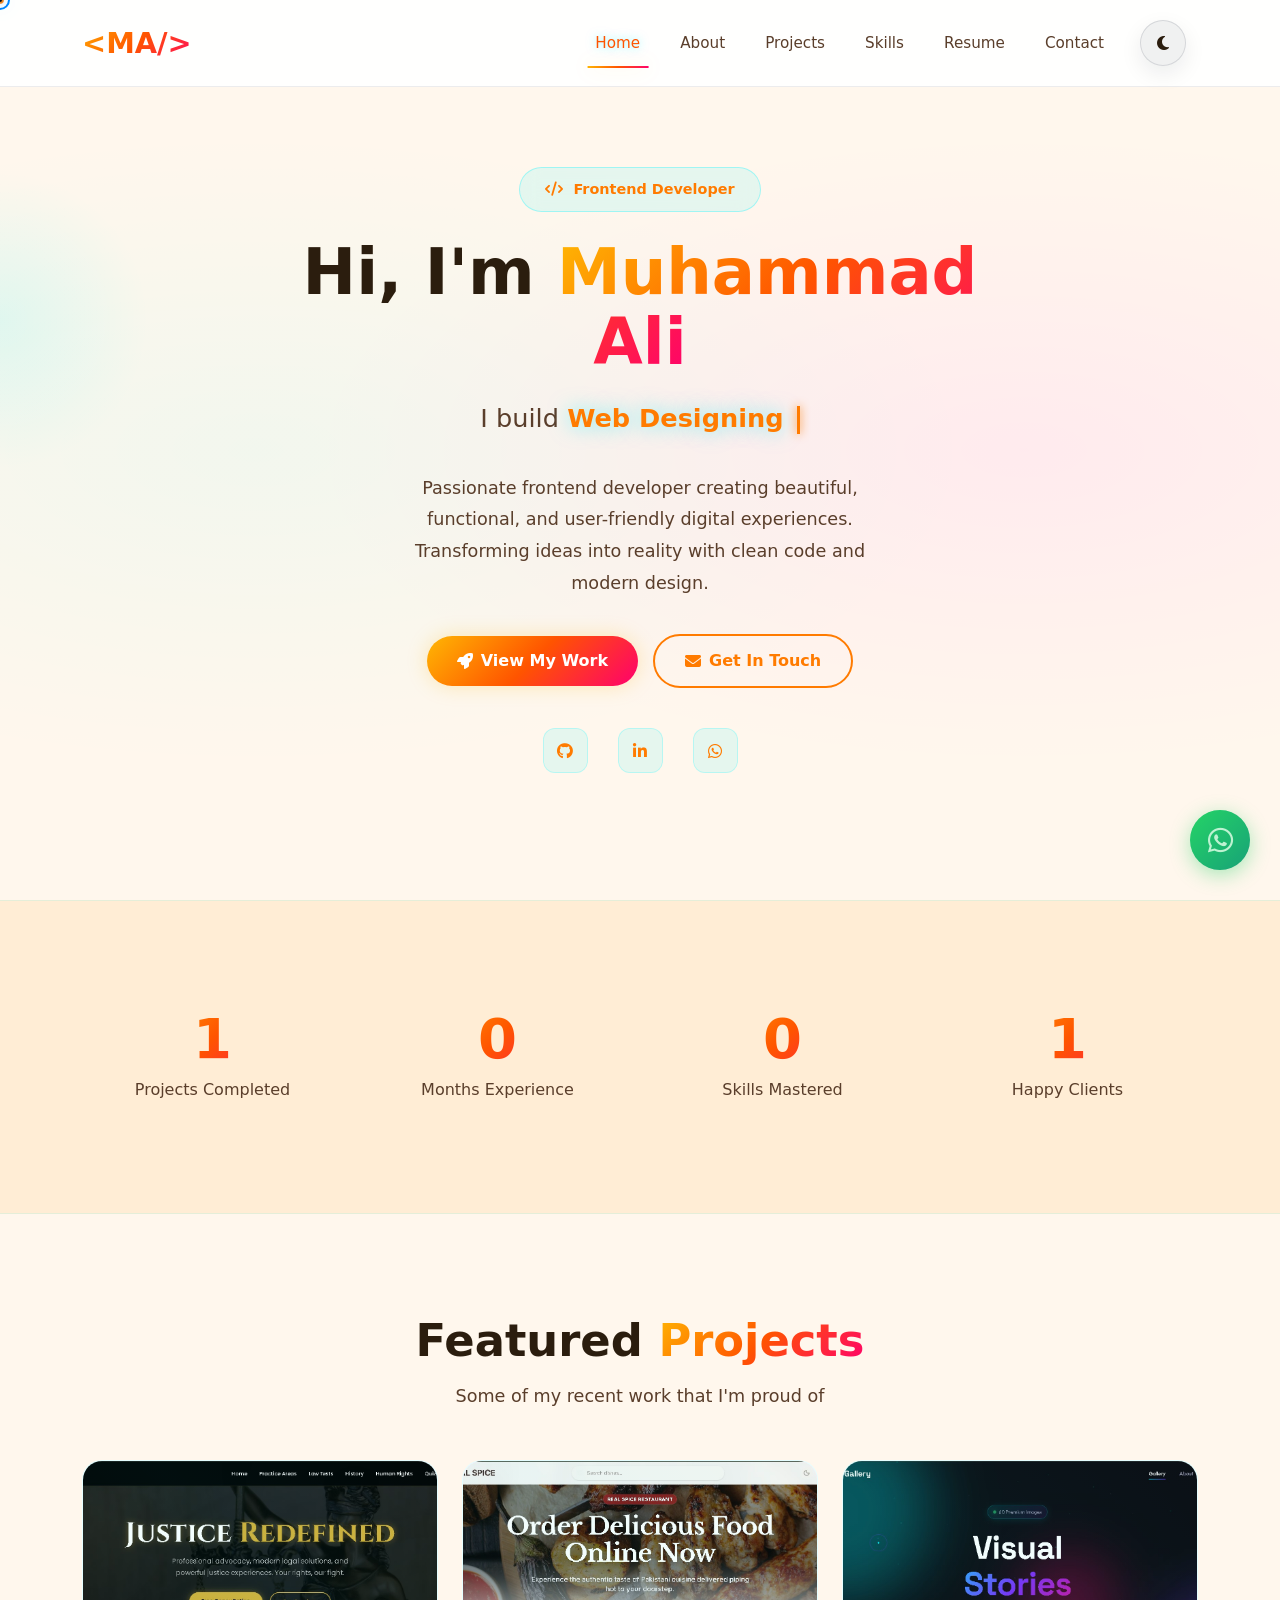
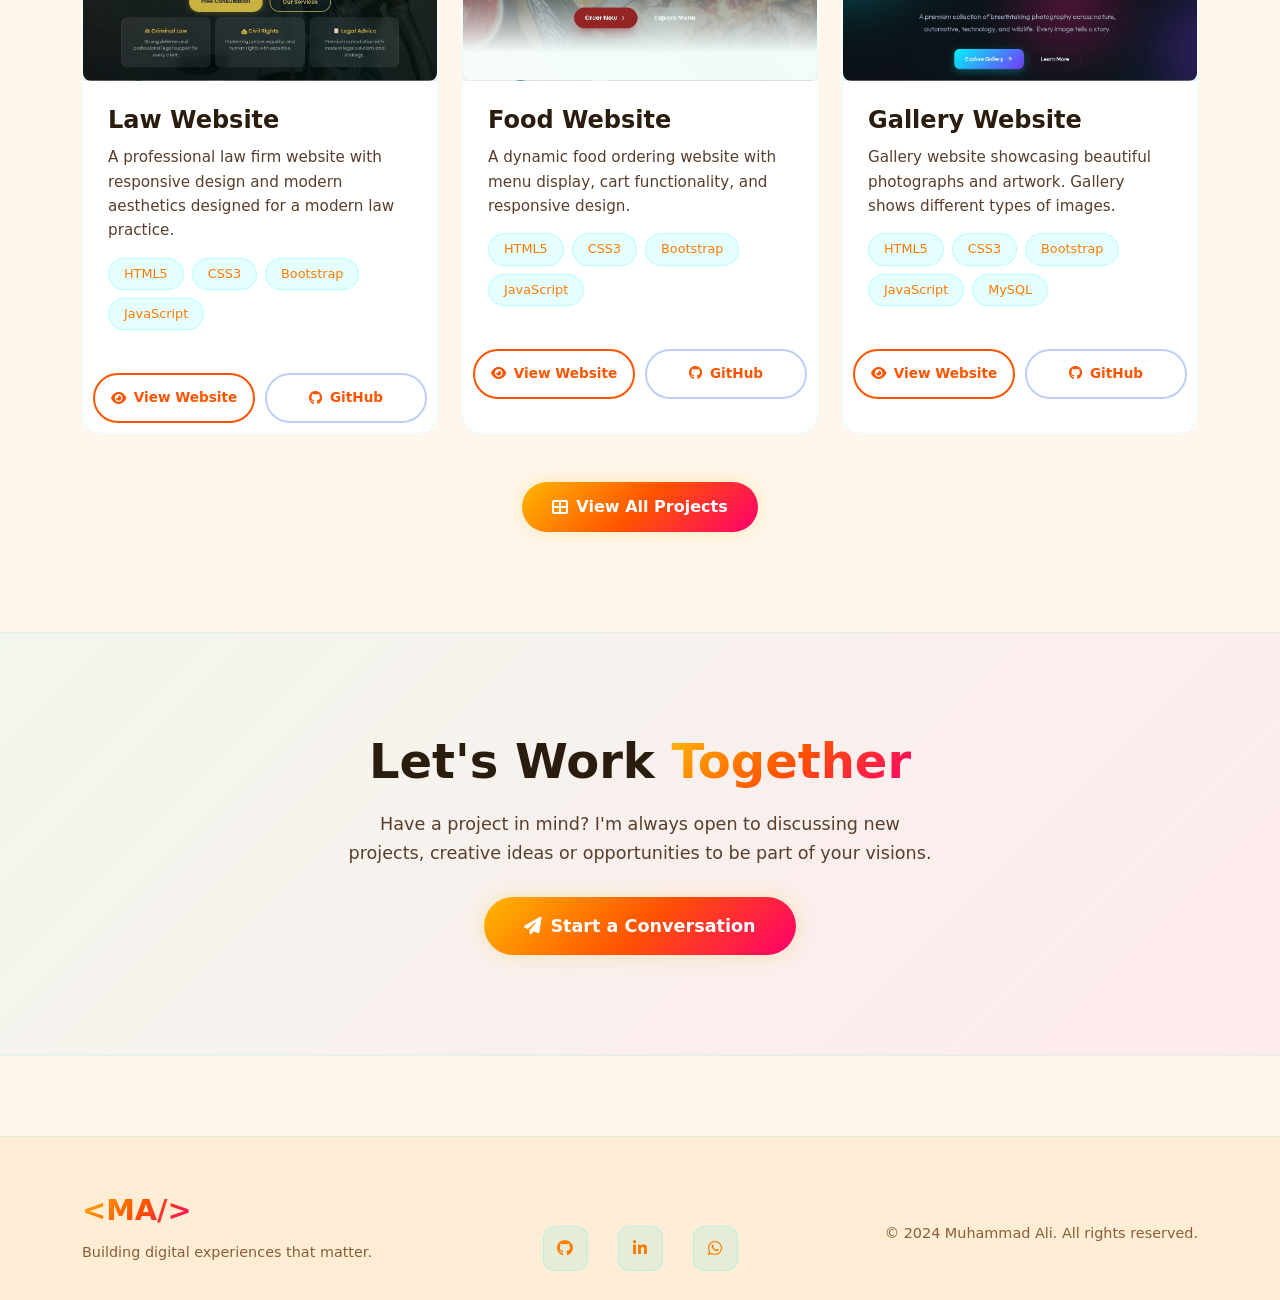
<file: index.html>
<!DOCTYPE html>
<html lang="en">
<head>
    <meta charset="UTF-8">
    <meta name="viewport" content="width=device-width, initial-scale=1.0">
    <title>Muhammad Ali | Portfolio</title>
    <link href="https://cdn.jsdelivr.net/npm/bootstrap@5.3.2/dist/css/bootstrap.min.css" rel="stylesheet">
    <link rel="stylesheet" href="https://cdnjs.cloudflare.com/ajax/libs/font-awesome/6.5.1/css/all.min.css">
    <link rel="stylesheet" href="Style/style.css">
    <style>
       
    </style>
</head>
<body>

    <canvas id="particles-canvas"></canvas>

    <!-- Navigation -->

    <nav class="navbar navbar-expand-lg fixed-top">
        <div class="container">
            <a class="navbar-brand" href="index.html">&lt;MA/&gt;</a>
            <button class="navbar-toggler" type="button" data-bs-toggle="collapse" data-bs-target="#navbarNav">
                <span class="navbar-toggler-icon"></span>
            </button>
            <div class="collapse navbar-collapse" id="navbarNav">
                <ul class="navbar-nav ms-auto">
                    <li class="nav-item"><a class="nav-link" href="index.html">Home</a></li>
                    <li class="nav-item"><a class="nav-link" href="about.html">About</a></li>
                    <li class="nav-item"><a class="nav-link" href="projects.html">Projects</a></li>
                    <li class="nav-item"><a class="nav-link" href="skills.html">Skills</a></li>
                    <li class="nav-item"><a class="nav-link" href="resume.html">Resume</a></li>
                    <li class="nav-item"><a class="nav-link" href="contact.html">Contact</a></li>
                </ul>
            </div>
            <button id="themeToggle" class="theme-toggle-btn ms-3" type="button" aria-label="Toggle theme" title="Switch to light mode">
                <i class="fas fa-moon"></i>
            </button>
        </div>
    </nav>

<!-- Hero Section -->
<section class="hero-section">
    <div class="mouse-glow"></div>

    <div class="container">
        <div class="row justify-content-center align-items-center text-center">

            <div class="col-lg-8 hero-content">

                <div class="hero-badge reveal mx-auto">
                    <i class="fas fa-code"></i> Frontend Developer
                </div>

                <h1 class="hero-title reveal">
                    Hi, I'm <span class="gradient-text">Muhammad Ali</span>
                </h1>

                <div class="typing-container reveal">
                    I build
                    <span class="typing-text"
                        data-text="Web Designing,UI/UX Designs,Responsive Websites,Landing Pages"></span>
                    <span class="typing-cursor"></span>
                </div>

                <p class="hero-description reveal">
                    Passionate frontend developer creating beautiful, functional, and
                    user-friendly digital experiences. Transforming ideas into reality
                    with clean code and modern design.
                </p>

                <div class="hero-buttons reveal">
                    <a href="projects.html" class="btn-gradient">
                        <i class="fas fa-rocket"></i> View My Work
                    </a>
                    

                    <a href="contact.html" class="btn-neon">
                        <i class="fas fa-envelope"></i> Get In Touch
                    </a>
                </div>

                <div class="reveal">
                    <div class="social-links">
                        <a href="https://github.com/alinarejo18-coder" target="_blank" title="GitHub">
                            <i class="fab fa-github"></i>
                        </a>

                        <a href="https://www.linkedin.com/in/muhammaddalii/" target="_blank" title="LinkedIn">
                            <i class="fab fa-linkedin-in"></i>
                        </a>

                        <a href="https://wa.me/923132002769" target="_blank" title="WhatsApp">
                            <i class="fab fa-whatsapp"></i>
                        </a>
                    </div>
                </div>

            </div>

        </div>
    </div>
</section>



 <!-- <div class="col-lg-5 hero-image-wrapper reveal">
                    <div class="position-relative d-flex justify-content-center align-items-center" style="min-height: 500px;">
                        <div class="hero-image-ring"></div>
                          <img src="Images/Ali-img-2.jpg" 
                             alt="Muhammad Ali" class="hero-image">
                        <div class="floating-orbit">
                            <div class="orbit-icon"><i class="fab fa-html5"></i></div>
                            <div class="orbit-icon"><i class="fab fa-css3-alt"></i></div>
                            <div class="orbit-icon"><i class="fab fa-js"></i></div>
                            <div class="orbit-icon"><i class="fab fa-bootstrap"></i></div>
                            <div class="orbit-icon"><i class="fas fa-database"></i></div>
                     
                        </div>
                      
                    </div> -->


    <!-- Stat Section -->
    
    <section class="stats-section">
        <div class="container">
            <div class="row">
                <div class="col-6 col-md-3">
                    <div class="stat-card reveal">
                        <div class="stat-number counter" data-target="10">0</div>
                        <div class="stat-label">Projects Completed</div>
                    </div>
                </div>
                <div class="col-6 col-md-3">
                    <div class="stat-card reveal">
                        <div class="stat-number counter" data-target="6">0</div>
                        <div class="stat-label">Months Experience</div>
                    </div>
                </div>
                <div class="col-6 col-md-3">
                    <div class="stat-card reveal">
                        <div class="stat-number counter" data-target="6">0</div>
                        <div class="stat-label">Skills Mastered</div>
                    </div>
                </div>
                <div class="col-6 col-md-3">
                    <div class="stat-card reveal">
                        <div class="stat-number counter" data-target="7">0</div>
                        <div class="stat-label">Happy Clients</div>
                    </div>
                </div>
            </div>
        </div>
    </section>


    <!-- Feature Projects -->
    
    <section class="featured-section">
        <div class="container">
            <h2 class="section-title reveal">Featured <span class="gradient-text">Projects</span></h2>
            <p class="section-subtitle reveal">Some of my recent work that I'm proud of</p>

            <div class="row g-4">
                <div class="col-md-6 col-lg-4 reveal">
                    <div class="featured-card">
                        <div class="featured-img">
                          <img src="Images/law_website.jpg" alt="Law Website" style="width: 100%; height: 100%; object-fit: cover; border-radius: 8px;">
                        </div>
                        <div class="featured-content">
                            <h4>Law Website</h4>
                            <p>A professional law firm website with responsive design and modern aesthetics designed for a modern law practice.</p>
                            <div class="tech-tags">
                                <span class="tech-tag">HTML5</span>
                                <span class="tech-tag">CSS3</span>
                                <span class="tech-tag">Bootstrap</span>
                                <span class="tech-tag">JavaScript</span>
                            </div>
                        </div>
                        <div class="card-buttons">
    <a href="https://alinarejo18-coder.github.io/law-website-1/" target="_blank" class="btn-card">
        <i class="fas fa-eye"></i> View Website
    </a>
    <a href="https://github.com/alinarejo18-coder/law-website-1" target="_blank" class="btn-card-outline">
        <i class="fab fa-github"></i> GitHub
    </a>
</div>
                    </div>
                    
                </div>
                <div class="col-md-6 col-lg-4 reveal">
                    <div class="featured-card">
                        <div class="featured-img" style="background: linear-gradient(135deg, rgba(255, 0, 255, 0.1) 0%, rgba(255, 107, 53, 0.1) 100%);">
                           <img src="Images/Real_Spice_web.jpg" alt="Food Website" style="width: 100%; height: 100%; object-fit: cover; border-radius: 8px;">
                        </div>
                        <div class="featured-content">
                            <h4>Food Website</h4>
                            <p>A dynamic food ordering website with menu display, cart functionality, and responsive design.</p>
                            <div class="tech-tags">
                                <span class="tech-tag">HTML5</span>
                                <span class="tech-tag">CSS3</span>
                                <span class="tech-tag">Bootstrap</span>
                                <span class="tech-tag">JavaScript</span>
                            </div>
                        </div>
                        <div class="card-buttons">
    <a href="https://real-spice-restaurant.vercel.app/" class="btn-card" target="_blank"><i class="fas fa-eye"></i> View Website</a>
    <a href="https://github.com/alinarejo18-coder/Real-Spice-Restaurant" class="btn-card-outline" target="_blank"><i class="fab fa-github"></i> GitHub</a>
</div>
                    </div>
                    
                </div>
                <div class="col-md-6 col-lg-4 reveal">
                    <div class="featured-card">
                        <div class="featured-img" style="background: linear-gradient(135deg, rgba(0, 255, 136, 0.1) 0%, rgba(0, 245, 255, 0.1) 100%);">
                            <img src="Images/gallery.jpg" alt="Gold Website" style="width: 100%; height: 100%; object-fit: cover; border-radius: 8px;">
                        </div>
                        <div class="featured-content">
                            <h4>Gallery Website</h4>
                            <p>Gallery website showcasing beautiful photographs and artwork. Gallery shows different types of images.</p>
                            <div class="tech-tags">
                                <span class="tech-tag">HTML5</span>
                                <span class="tech-tag">CSS3</span>
                                <span class="tech-tag">Bootstrap</span>
                                <span class="tech-tag">JavaScript</span>
                                <span class="tech-tag">MySQL</span>
                            </div>
                        </div>
                        <div class="card-buttons">
    <a href="https://ali-gallery.netlify.app/" class="btn-card" target="_blank"><i class="fas fa-eye"></i> View Website</a>
    <a href="https://github.com/alinarejo18-coder/Task-1-Gallery" class="btn-card-outline" target="_blank"><i class="fab fa-github"></i> GitHub</a>
</div>
                    </div>
                    
                    
                </div>
            </div>

            <div class="text-center mt-5 reveal">
                <a href="projects.html" class="btn-gradient">
                    <i class="fas fa-th-large"></i> View All Projects
                </a>
            </div>
        </div>
    </section>

    <!-- CTA Section -->
    
    <section class="cta-section">
        <div class="container">
            <div class="cta-content reveal">
                <h2 class="cta-title">Let's Work <span class="gradient-text">Together</span></h2>
                <p class="cta-text">
                    Have a project in mind? I'm always open to discussing new projects, 
                    creative ideas or opportunities to be part of your visions.
                </p>
                <a href="contact.html" class="btn-gradient" style="font-size: 1.1rem; padding: 15px 40px;">
                    <i class="fas fa-paper-plane"></i> Start a Conversation
                </a>
            </div>
        </div>
    </section>

    <!-- Footer -->
   
    <footer class="footer">
        <div class="container">
            <div class="row align-items-center">
                <div class="col-md-4 text-center text-md-start mb-3 mb-md-0">
                    <span class="footer-brand">&lt;MA/&gt;</span>
                    <p class="mt-2" style="color: var(--text-muted); font-size: 0.9rem;">
                        Building digital experiences that matter.
                    </p>
                </div>
                <div class="col-md-4 text-center mb-3 mb-md-0">
                    <div class="social-links">
                        <a href="https://github.com/alinarejo18-coder" target="_blank" title="GitHub"><i class="fab fa-github"></i></a>
                            <a href="https://www.linkedin.com/in/muhammaddalii/" title="LinkedIn" target="_blank"><i class="fab fa-linkedin-in"></i></a>
                            <a href="https://wa.me/923132002769" title="WhatsApp" target="_blank"><i class="fab fa-whatsapp"></i></a>
                    </div>
                </div>
                <div class="col-md-4 text-center text-md-end">
                    <p style="color: var(--text-muted); font-size: 0.9rem; margin: 0;">
                        &copy; 2024 Muhammad Ali. All rights reserved.
                    </p>
                </div>
            </div>
        </div>
    </footer>

    <!-- Back to Top Button -->
    <button class="back-to-top" id="backToTop">
        <i class="fas fa-arrow-up"></i>
    </button>

    <!-- WhatsApp Float Button -->
    <a href="https://wa.me/923132002769" class="whatsapp-float" target="_blank" title="Chat on WhatsApp">
        <i class="fab fa-whatsapp"></i>
    </a>

    <script src="https://cdn.jsdelivr.net/npm/bootstrap@5.3.2/dist/js/bootstrap.bundle.min.js"></script>
    <script src="Script/script.js"></script>
</body>
</html>
</file>
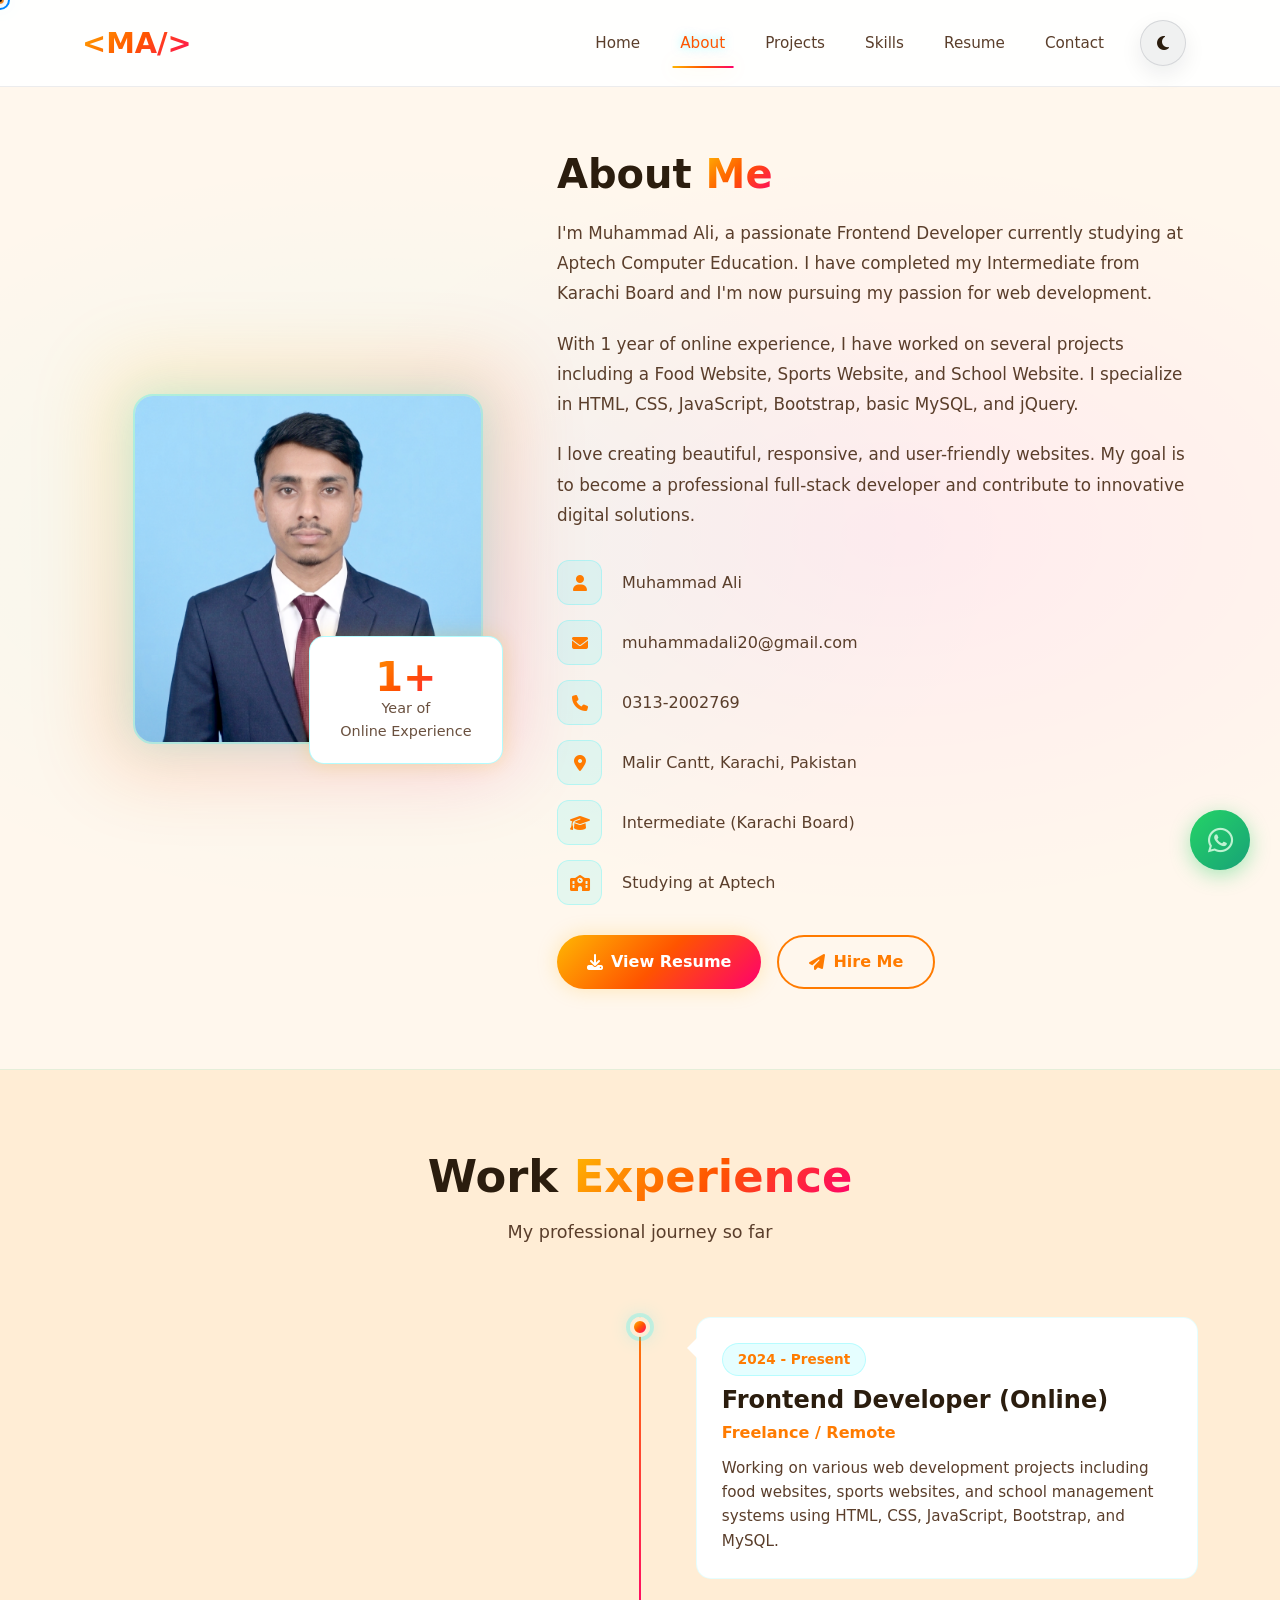
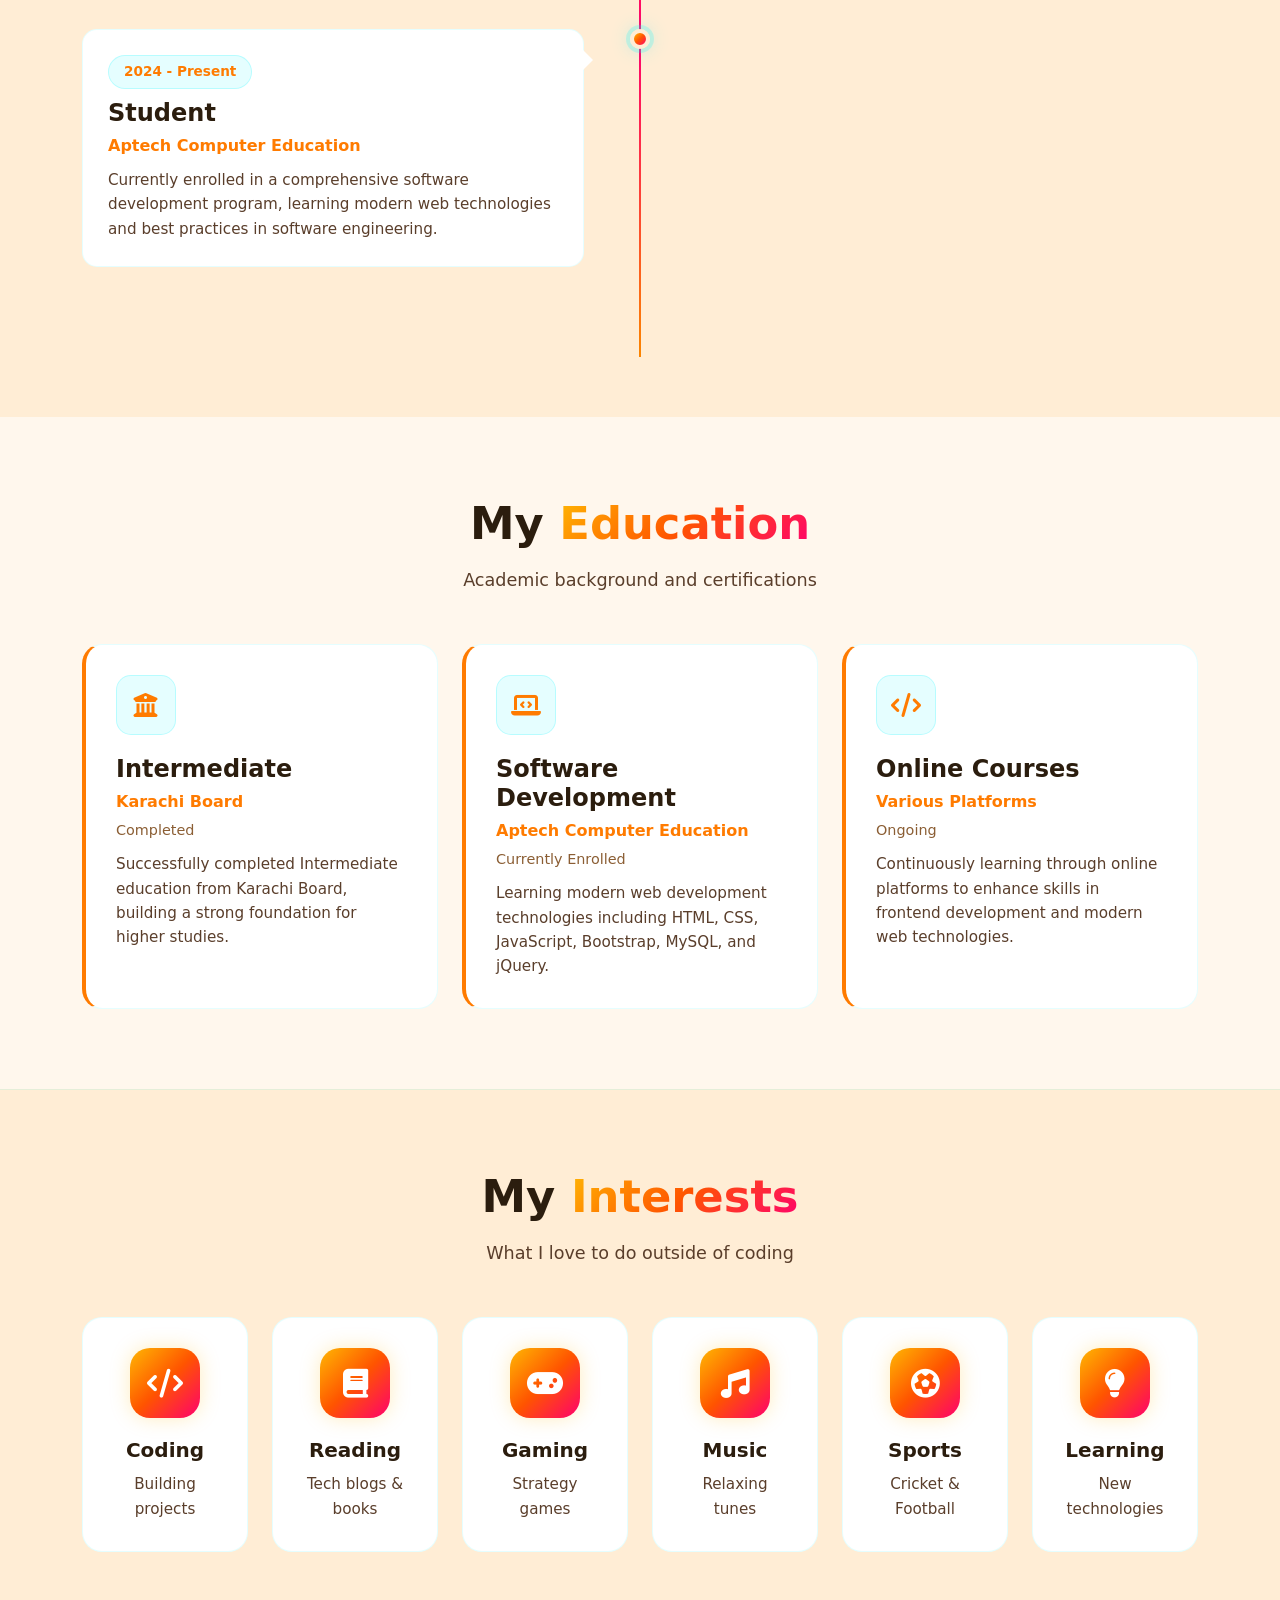
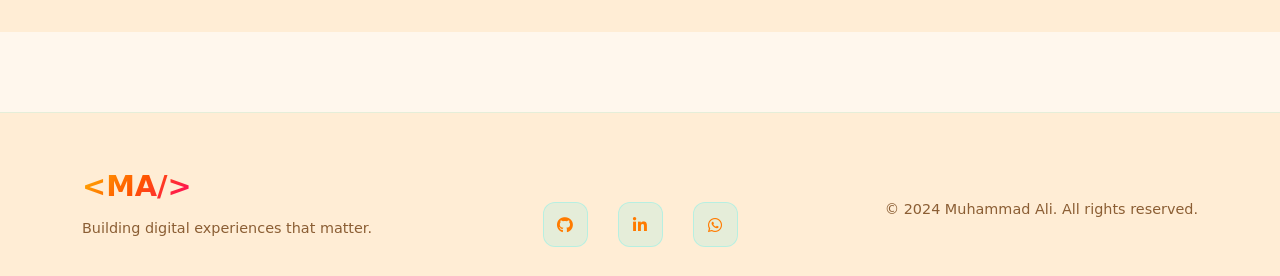
<file: about.html>
<!DOCTYPE html>
<html lang="en">
<head>
    <meta charset="UTF-8">
    <meta name="viewport" content="width=device-width, initial-scale=1.0">
    <title>About Me | Muhammad Ali</title>
    <link href="https://cdn.jsdelivr.net/npm/bootstrap@5.3.2/dist/css/bootstrap.min.css" rel="stylesheet">
    <link rel="stylesheet" href="https://cdnjs.cloudflare.com/ajax/libs/font-awesome/6.5.1/css/all.min.css">
    <link rel="stylesheet" href="Style/style.css">
    <style>
       
    </style>
</head>
<body>

    <canvas id="particles-canvas"></canvas>

    <!-- Navigation -->

    <nav class="navbar navbar-expand-lg fixed-top">
        <div class="container">
            <a class="navbar-brand" href="index.html">&lt;MA/&gt;</a>
            <button class="navbar-toggler" type="button" data-bs-toggle="collapse" data-bs-target="#navbarNav">
                <span class="navbar-toggler-icon"></span>
            </button>
            <div class="collapse navbar-collapse" id="navbarNav">
                <ul class="navbar-nav ms-auto">
                    <li class="nav-item"><a class="nav-link" href="index.html">Home</a></li>
                    <li class="nav-item"><a class="nav-link" href="about.html">About</a></li>
                    <li class="nav-item"><a class="nav-link" href="projects.html">Projects</a></li>
                    <li class="nav-item"><a class="nav-link" href="skills.html">Skills</a></li>
                    <li class="nav-item"><a class="nav-link" href="resume.html">Resume</a></li>
                    <li class="nav-item"><a class="nav-link" href="contact.html">Contact</a></li>
                </ul>
            </div>
            <button id="themeToggle" class="theme-toggle-btn ms-3" type="button" aria-label="Toggle theme" title="Switch to light mode">
                <i class="fas fa-moon"></i>
            </button>
        </div>
    </nav>

    <!-- About Hero Section -->
 
    <section class="about-hero">
        <div class="container">
            <div class="row align-items-center">
                <div class="col-lg-5 text-center mb-5 mb-lg-0">
                    <div class="about-image-wrapper reveal">
                        <div class="about-image-glow"></div>
                        <img src="Images/Ali-img-1.png" 
                             alt="Muhammad Ali" class="about-image">
                        <div class="experience-badge">
                            <div class="years">1+</div>
                            <div class="text">Year of<br>Online Experience</div>
                        </div>
                    </div>
                </div>
                <div class="col-lg-7 about-content">
                    <h2 class="reveal">About <span class="gradient-text">Me</span></h2>
                    <p class="reveal">
                        I'm Muhammad Ali, a passionate Frontend Developer currently studying at Aptech Computer Education. 
                        I have completed my Intermediate from Karachi Board and I'm now pursuing my passion for web development.
                    </p>
                    <p class="reveal">
                        With 1 year of online experience, I have worked on several projects including a Food Website, 
                        Sports Website, and School Website. I specialize in HTML, CSS, JavaScript, Bootstrap, 
                        basic MySQL, and jQuery.
                    </p>
                    <p class="reveal">
                        I love creating beautiful, responsive, and user-friendly websites. My goal is to become 
                        a professional full-stack developer and contribute to innovative digital solutions.
                    </p>

                    <ul class="info-list reveal">
                        <li><i class="fas fa-user"></i><span>Muhammad Ali</span></li>
                        <li><i class="fas fa-envelope"></i> <span>muhammadali20@gmail.com</span></li>
                        <li><i class="fas fa-phone"></i> <span>0313-2002769</span></li>
                        <li><i class="fas fa-map-marker-alt"></i> <span>Malir Cantt, Karachi, Pakistan</span></li>
                        <li><i class="fas fa-graduation-cap"></i> <span>Intermediate (Karachi Board)</span></li>
                        <li><i class="fas fa-school"></i> <span>Studying at Aptech</span></li>
                    </ul>

                    <div class="d-flex gap-3 flex-wrap reveal">
                        <a href="resume.html" class="btn-gradient">
                            <i class="fas fa-download"></i> View Resume
                        </a>
                        <a href="contact.html" class="btn-neon">
                            <i class="fas fa-paper-plane"></i> Hire Me
                        </a>
                    </div>
                </div>
            </div>
        </div>
    </section>

    <!-- Experience Section -->

    <section class="timeline-section">
        <div class="container">
            <h2 class="section-title reveal">Work <span class="gradient-text">Experience</span></h2>
            <p class="section-subtitle reveal">My professional journey so far</p>

            <div class="timeline">
                <div class="timeline-item reveal">
                    <div class="timeline-dot"></div>
                    <div class="timeline-content">
                        <span class="timeline-date">2024 - Present</span>
                        <h4>Frontend Developer (Online)</h4>
                        <div class="company">Freelance / Remote</div>
                        <p>Working on various web development projects including food websites, sports websites, 
                           and school management systems using HTML, CSS, JavaScript, Bootstrap, and MySQL.</p>
                    </div>
                </div>

                <div class="timeline-item reveal">
                    <div class="timeline-dot"></div>
                    <div class="timeline-content">
                        <span class="timeline-date">2024 - Present</span>
                        <h4>Student</h4>
                        <div class="company">Aptech Computer Education</div>
                        <p>Currently enrolled in a comprehensive software development program, learning 
                           modern web technologies and best practices in software engineering.</p>
                    </div>
                </div>
            </div>
        </div>
    </section>

    <!-- Education Section -->
  
    <section class="education-section">
        <div class="container">
            <h2 class="section-title reveal">My <span class="gradient-text">Education</span></h2>
            <p class="section-subtitle reveal">Academic background and certifications</p>

            <div class="row g-4">
                <div class="col-md-6 col-lg-4 reveal">
                    <div class="edu-card">
                        <div class="edu-icon"><i class="fas fa-university"></i></div>
                        <h4>Intermediate</h4>
                        <div class="institution">Karachi Board</div>
                        <div class="year">Completed</div>
                        <p>Successfully completed Intermediate education from Karachi Board, 
                           building a strong foundation for higher studies.</p>
                    </div>
                </div>
                <div class="col-md-6 col-lg-4 reveal">
                    <div class="edu-card">
                        <div class="edu-icon"><i class="fas fa-laptop-code"></i></div>
                        <h4>Software Development</h4>
                        <div class="institution">Aptech Computer Education</div>
                        <div class="year">Currently Enrolled</div>
                        <p>Learning modern web development technologies including HTML, CSS, JavaScript, 
                           Bootstrap, MySQL, and jQuery.</p>
                    </div>
                </div>
                <div class="col-md-6 col-lg-4 reveal">
                    <div class="edu-card">
                        <div class="edu-icon"><i class="fas fa-code"></i></div>
                        <h4>Online Courses</h4>
                        <div class="institution">Various Platforms</div>
                        <div class="year">Ongoing</div>
                        <p>Continuously learning through online platforms to enhance skills in 
                           frontend development and modern web technologies.</p>
                    </div>
                </div>
            </div>
        </div>
    </section>

    <!-- Interests Section -->
    
    <section class="interests-section">
        <div class="container">
            <h2 class="section-title reveal">My <span class="gradient-text">Interests</span></h2>
            <p class="section-subtitle reveal">What I love to do outside of coding</p>

            <div class="row g-4">
                <div class="col-6 col-md-4 col-lg-2 reveal">
                    <div class="interest-card">
                        <div class="interest-icon"><i class="fas fa-code"></i></div>
                        <h5>Coding</h5>
                        <p>Building projects</p>
                    </div>
                </div>
                <div class="col-6 col-md-4 col-lg-2 reveal">
                    <div class="interest-card">
                        <div class="interest-icon"><i class="fas fa-book"></i></div>
                        <h5>Reading</h5>
                        <p>Tech blogs & books</p>
                    </div>
                </div>
                <div class="col-6 col-md-4 col-lg-2 reveal">
                    <div class="interest-card">
                        <div class="interest-icon"><i class="fas fa-gamepad"></i></div>
                        <h5>Gaming</h5>
                        <p>Strategy games</p>
                    </div>
                </div>
                <div class="col-6 col-md-4 col-lg-2 reveal">
                    <div class="interest-card">
                        <div class="interest-icon"><i class="fas fa-music"></i></div>
                        <h5>Music</h5>
                        <p>Relaxing tunes</p>
                    </div>
                </div>
                <div class="col-6 col-md-4 col-lg-2 reveal">
                    <div class="interest-card">
                        <div class="interest-icon"><i class="fas fa-futbol"></i></div>
                        <h5>Sports</h5>
                        <p>Cricket & Football</p>
                    </div>
                </div>
                <div class="col-6 col-md-4 col-lg-2 reveal">
                    <div class="interest-card">
                        <div class="interest-icon"><i class="fas fa-lightbulb"></i></div>
                        <h5>Learning</h5>
                        <p>New technologies</p>
                    </div>
                </div>
            </div>
        </div>
    </section>

    <!-- Footer  -->
    
    <footer class="footer">
        <div class="container">
            <div class="row align-items-center">
                <div class="col-md-4 text-center text-md-start mb-3 mb-md-0">
                    <span class="footer-brand">&lt;MA/&gt;</span>
                    <p class="mt-2" style="color: var(--text-muted); font-size: 0.9rem;">
                        Building digital experiences that matter.
                    </p>
                </div>
                <div class="col-md-4 text-center mb-3 mb-md-0">
                    <div class="social-links">
                        <a href="https://github.com/alinarejo18-coder" target="_blank" title="GitHub"><i class="fab fa-github"></i></a>
                            <a href="https://www.linkedin.com/in/muhammaddalii/" title="LinkedIn" target="_blank"><i class="fab fa-linkedin-in"></i></a>
                            <a href="https://wa.me/923132002769" title="WhatsApp" target="_blank"><i class="fab fa-whatsapp"></i></a>
                    </div>
                </div>
                <div class="col-md-4 text-center text-md-end">
                    <p style="color: var(--text-muted); font-size: 0.9rem; margin: 0;">
                        &copy; 2024 Muhammad Ali. All rights reserved.
                    </p>
                </div>
            </div>
        </div>
    </footer>

    <button class="back-to-top" id="backToTop">
        <i class="fas fa-arrow-up"></i>
    </button>

    <!-- WhatsApp Float Button -->
    <a href="https://wa.me/923132002769" class="whatsapp-float" target="_blank" title="Chat on WhatsApp">
        <i class="fab fa-whatsapp"></i>
    </a>

    <script src="https://cdn.jsdelivr.net/npm/bootstrap@5.3.2/dist/js/bootstrap.bundle.min.js"></script>
    <script src="Script/script.js"></script>
</body>
</html>
</file>
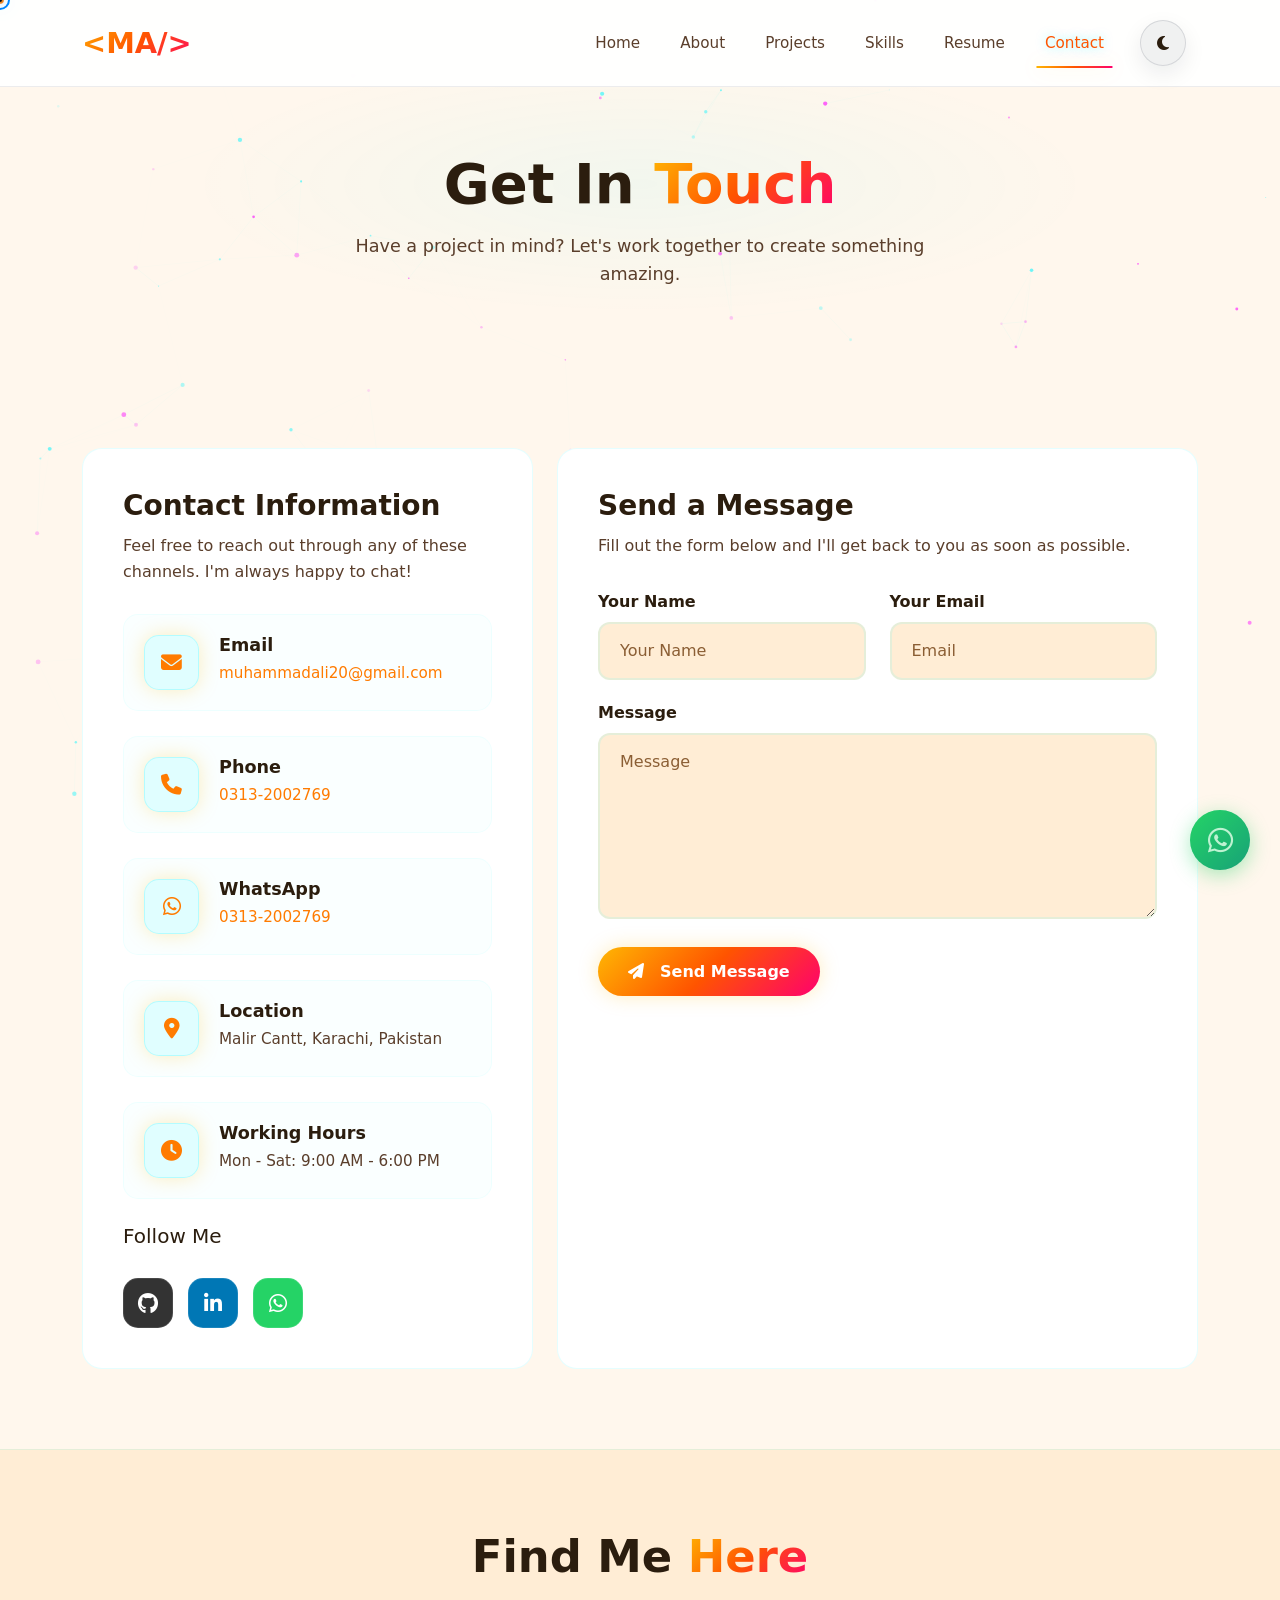
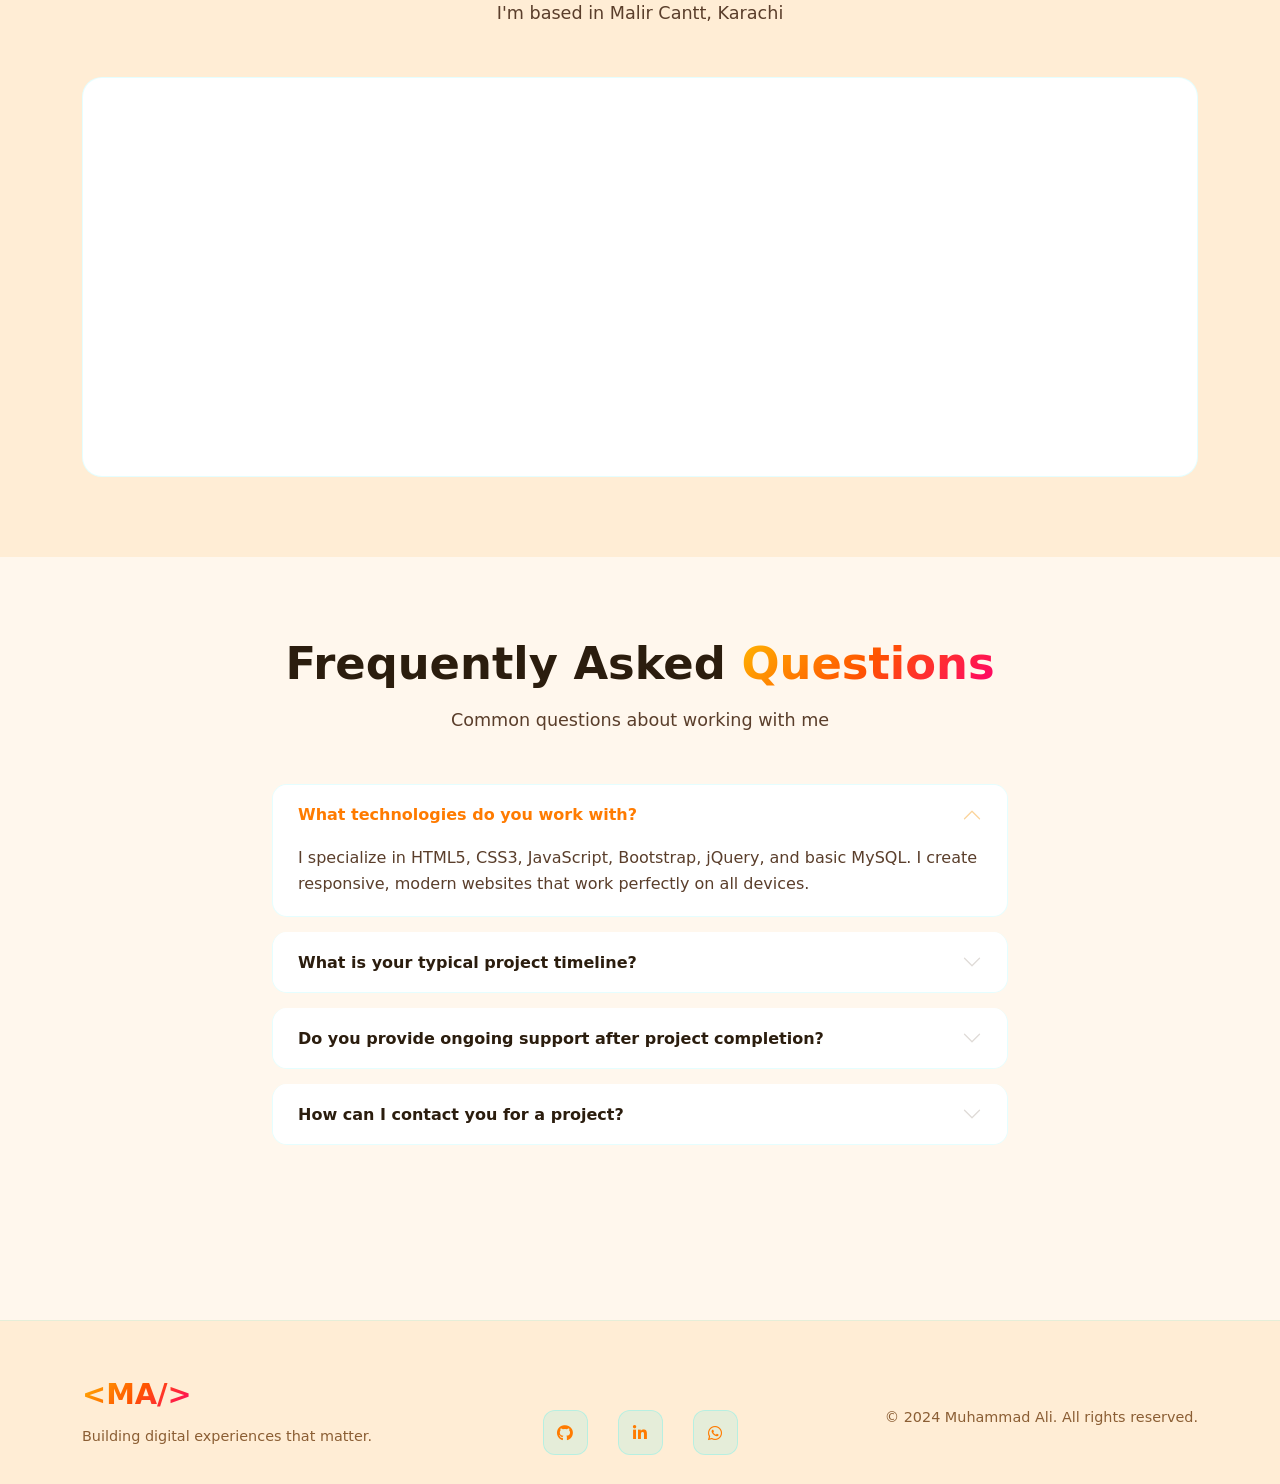
<file: contact.html>
<!DOCTYPE html>
<html lang="en">
<head>
    <meta charset="UTF-8">
    <meta name="viewport" content="width=device-width, initial-scale=1.0">
    <title>Contact | Muhammad Ali</title>
    <link href="https://cdn.jsdelivr.net/npm/bootstrap@5.3.2/dist/css/bootstrap.min.css" rel="stylesheet">
    <link rel="stylesheet" href="https://cdnjs.cloudflare.com/ajax/libs/font-awesome/6.5.1/css/all.min.css">
    <link rel="stylesheet" href="Style/style.css">
    <style>
       
    </style>
</head>
<body>

    <canvas id="particles-canvas"></canvas>

    <!-- ========== NAVBAR ========== -->
    <nav class="navbar navbar-expand-lg fixed-top">
        <div class="container">
            <a class="navbar-brand" href="index.html">&lt;MA/&gt;</a>
            <button class="navbar-toggler" type="button" data-bs-toggle="collapse" data-bs-target="#navbarNav">
                <span class="navbar-toggler-icon"></span>
            </button>
            <div class="collapse navbar-collapse" id="navbarNav">
                <ul class="navbar-nav ms-auto">
                    <li class="nav-item"><a class="nav-link" href="index.html">Home</a></li>
                    <li class="nav-item"><a class="nav-link" href="about.html">About</a></li>
                    <li class="nav-item"><a class="nav-link" href="projects.html">Projects</a></li>
                    <li class="nav-item"><a class="nav-link" href="skills.html">Skills</a></li>
                    <li class="nav-item"><a class="nav-link" href="resume.html">Resume</a></li>
                    <li class="nav-item"><a class="nav-link" href="contact.html">Contact</a></li>
                </ul>
            </div>
            <button id="themeToggle" class="theme-toggle-btn ms-3" type="button" aria-label="Toggle theme" title="Switch to light mode">
                <i class="fas fa-moon"></i>
            </button>
        </div>
    </nav>

    <!-- ========== CONTACT HERO ========== -->
    <section class="contact-hero">
        <div class="container">
            <h1 class="reveal">Get In <span class="gradient-text">Touch</span></h1>
            <p class="reveal">Have a project in mind? Let's work together to create something amazing.</p>
        </div>
    </section>

    <!-- ========== CONTACT SECTION ========== -->
    <section class="contact-section">
        <div class="container">
            <div class="row g-4">
                <!-- Contact Info -->
                <div class="col-lg-5 reveal">
                    <div class="contact-info-card">
                        <h3>Contact Information</h3>
                        <p>Feel free to reach out through any of these channels. I'm always happy to chat!</p>

                        <div class="contact-item">
                            <div class="contact-icon">
                                <i class="fas fa-envelope"></i>
                            </div>
                            <div class="contact-details">
                                <h5>Email</h5>
                                <p><a href="mailto:muhammadali20@gmail.com">muhammadali20@gmail.com</a></p>
                            </div>
                        </div>

                        <div class="contact-item">
                            <div class="contact-icon">
                                <i class="fas fa-phone"></i>
                            </div>
                            <div class="contact-details">
                                <h5>Phone</h5>
                                <p><a href="tel:+923132002769">0313-2002769</a></p>
                            </div>
                        </div>

                        <div class="contact-item">
                            <div class="contact-icon">
                                <i class="fab fa-whatsapp"></i>
                            </div>
                            <div class="contact-details">
                                <h5>WhatsApp</h5>
                                <p><a href="https://wa.me/923132002769" target="_blank">0313-2002769</a></p>
                            </div>
                        </div>

                        <div class="contact-item">
                            <div class="contact-icon">
                                <i class="fas fa-map-marker-alt"></i>
                            </div>
                            <div class="contact-details">
                                <h5>Location</h5>
                                <p>Malir Cantt, Karachi, Pakistan</p>
                            </div>
                        </div>

                        <div class="contact-item">
                            <div class="contact-icon">
                                <i class="fas fa-clock"></i>
                            </div>
                            <div class="contact-details">
                                <h5>Working Hours</h5>
                                <p>Mon - Sat: 9:00 AM - 6:00 PM</p>
                            </div>
                        </div>

                        <h5 class="mt-4 mb-3" style="color: var(--text-primary);">Follow Me</h5>
                        <div class="social-big">
                            <a href="https://github.com/alinarejo18-coder" class="github" title="GitHub" target="_blank"><i class="fab fa-github"></i></a>

                            <a href="https://www.linkedin.com/in/muhammaddalii/" class="linkedin" title="LinkedIn" target="_blank"><i class="fab fa-linkedin-in"></i></a>

                            <a href="https://wa.me/923132002769" class="whatsapp" title="WhatsApp" target="_blank"><i class="fab fa-whatsapp"></i></a>
                        </div>
                    </div>
                </div>

                <!-- Contact Form -->
                <div class="col-lg-7 reveal">
                    <div class="contact-form-card">
                        <h3>Send a Message</h3>
                        <p>Fill out the form below and I'll get back to you as soon as possible.</p>

                        <div class="success-message" id="successMessage">
                            <i class="fas fa-check-circle me-2"></i> Thank you! Your message has been sent successfully.
                        </div>

                       <form id="contactForm" action="" method="POST">
                            <div class="row">
                                <div class="col-md-6">
                                    <div class="form-group">
                                        <label class="form-label">Your Name</label>
                                        <input
id="name"
type="text"
name="name"
class="form-control-custom"
placeholder="Your Name"
required>
                                        <div class="error-message" id="nameError"></div>
                                    </div>
                                </div>
                                <div class="col-md-6">
                                    <div class="form-group">
                                        <label class="form-label">Your Email</label>
                                        <input
id="email"
type="email"
name="email"
class="form-control-custom"
placeholder="Email"
required>
                                        <div class="error-message" id="emailError"></div>
                                    </div>
                                </div>
                            </div>

                            <!-- <div class="form-group">
                                <label class="form-label">Subject</label>
                                <input type="text" class="form-control-custom" id="subject" placeholder="Project Inquiry">
                            </div> -->

                            <div class="form-group">
                                <label class="form-label">Message</label>
                            <textarea
id="message"
name="message"
class="form-control-custom"
rows="6"
placeholder="Message"
required></textarea>
                                <div class="error-message" id="messageError"></div>
                            </div>
<button type="submit" class="btn-gradient">
    <i class="fas fa-paper-plane me-2"></i>
    Send Message
</button>
                        </form>
                    </div>
                </div>
            </div>
        </div>
    </section>

    <!-- ========== MAP SECTION ========== -->
    <section class="map-section">
        <div class="container">
            <h2 class="section-title reveal">Find Me <span class="gradient-text">Here</span></h2>
            <p class="section-subtitle reveal">I'm based in Malir Cantt, Karachi</p>

            <div class="map-container reveal">
                <iframe 
                    src="https://www.google.com/maps/embed?pb=!1m18!1m12!1m3!1d28953.201763866!2d67.185!3d24.943!2m3!1f0!2f0!3f0!3m2!1i1024!2i768!4f13.1!3m3!1m2!1s0x3eb3398c21ee360d%3A0x731d6f5c5e4e5c5e!2sMalir%20Cantt%2C%20Karachi%2C%20Pakistan!5e0!3m2!1sen!2s!4v1700000000000!5m2!1sen!2s" 
                    allowfullscreen="" 
                    loading="lazy" 
                    referrerpolicy="no-referrer-when-downgrade">
                </iframe>
            </div>
        </div>
    </section>

    <!-- ========== FAQ SECTION ========== -->
    <section class="faq-section">
        <div class="container">
            <h2 class="section-title reveal">Frequently Asked <span class="gradient-text">Questions</span></h2>
            <p class="section-subtitle reveal">Common questions about working with me</p>

            <div class="row justify-content-center">
                <div class="col-lg-8">
                    <div class="accordion" id="faqAccordion">
                        <div class="accordion-item reveal">
                            <h2 class="accordion-header">
                                <button class="accordion-button" type="button" data-bs-toggle="collapse" data-bs-target="#faq1">
                                    What technologies do you work with?
                                </button>
                            </h2>
                            <div id="faq1" class="accordion-collapse collapse show" data-bs-parent="#faqAccordion">
                                <div class="accordion-body">
                                    I specialize in HTML5, CSS3, JavaScript, Bootstrap, jQuery, and basic MySQL. 
                                    I create responsive, modern websites that work perfectly on all devices.
                                </div>
                            </div>
                        </div>

                        <div class="accordion-item reveal">
                            <h2 class="accordion-header">
                                <button class="accordion-button collapsed" type="button" data-bs-toggle="collapse" data-bs-target="#faq2">
                                    What is your typical project timeline?
                                </button>
                            </h2>
                            <div id="faq2" class="accordion-collapse collapse" data-bs-parent="#faqAccordion">
                                <div class="accordion-body">
                                    Project timelines vary based on complexity. A simple website typically takes 1-2 weeks, 
                                    while a more complex project can take 3-4 weeks. I'll provide a detailed timeline during 
                                    our initial consultation.
                                </div>
                            </div>
                        </div>

                        <div class="accordion-item reveal">
                            <h2 class="accordion-header">
                                <button class="accordion-button collapsed" type="button" data-bs-toggle="collapse" data-bs-target="#faq3">
                                    Do you provide ongoing support after project completion?
                                </button>
                            </h2>
                            <div id="faq3" class="accordion-collapse collapse" data-bs-parent="#faqAccordion">
                                <div class="accordion-body">
                                    Yes! I offer maintenance and support to ensure your website continues to run 
                                    smoothly. This includes bug fixes, updates, and minor enhancements.
                                </div>
                            </div>
                        </div>

                        <div class="accordion-item reveal">
                            <h2 class="accordion-header">
                                <button class="accordion-button collapsed" type="button" data-bs-toggle="collapse" data-bs-target="#faq4">
                                    How can I contact you for a project?
                                </button>
                            </h2>
                            <div id="faq4" class="accordion-collapse collapse" data-bs-parent="#faqAccordion">
                                <div class="accordion-body">
                                    You can reach me via email at muhammadali20@gmail.com, call me at 0313-2002769, 
                                    or click the WhatsApp button to chat directly. I'm always happy to discuss new projects!
                                </div>
                            </div>
                        </div>
                    </div>
                </div>
            </div>
        </div>
    </section>

    <!-- ========== FOOTER ========== -->
    <footer class="footer">
        <div class="container">
            <div class="row align-items-center">
                <div class="col-md-4 text-center text-md-start mb-3 mb-md-0">
                    <span class="footer-brand">&lt;MA/&gt;</span>
                    <p class="mt-2" style="color: var(--text-muted); font-size: 0.9rem;">
                        Building digital experiences that matter.
                    </p>
                </div>
                <div class="col-md-4 text-center mb-3 mb-md-0">
                    <div class="social-links">
                       <a href="https://github.com/alinarejo18-coder" target="_blank" title="GitHub"><i class="fab fa-github"></i></a>
                            <a href="https://www.linkedin.com/in/muhammaddalii/" title="LinkedIn" target="_blank"><i class="fab fa-linkedin-in"></i></a>
                            <a href="https://wa.me/923132002769" title="WhatsApp" target="_blank"><i class="fab fa-whatsapp"></i></a>
                    </div>
                </div>
                <div class="col-md-4 text-center text-md-end">
                    <p style="color: var(--text-muted); font-size: 0.9rem; margin: 0;">
                        &copy; 2024 Muhammad Ali. All rights reserved.
                    </p>
                </div>
            </div>
        </div>
    </footer>

    <button class="back-to-top" id="backToTop">
        <i class="fas fa-arrow-up"></i>
    </button>

    <!-- WhatsApp Float Button -->
    <a href="https://wa.me/923132002769" class="whatsapp-float" target="_blank" title="Chat on WhatsApp">
        <i class="fab fa-whatsapp"></i>
    </a>

    <script src="https://cdn.jsdelivr.net/npm/bootstrap@5.3.2/dist/js/bootstrap.bundle.min.js"></script>
    <script src="Script/script.js"></script>
</body>
</html>
</file>
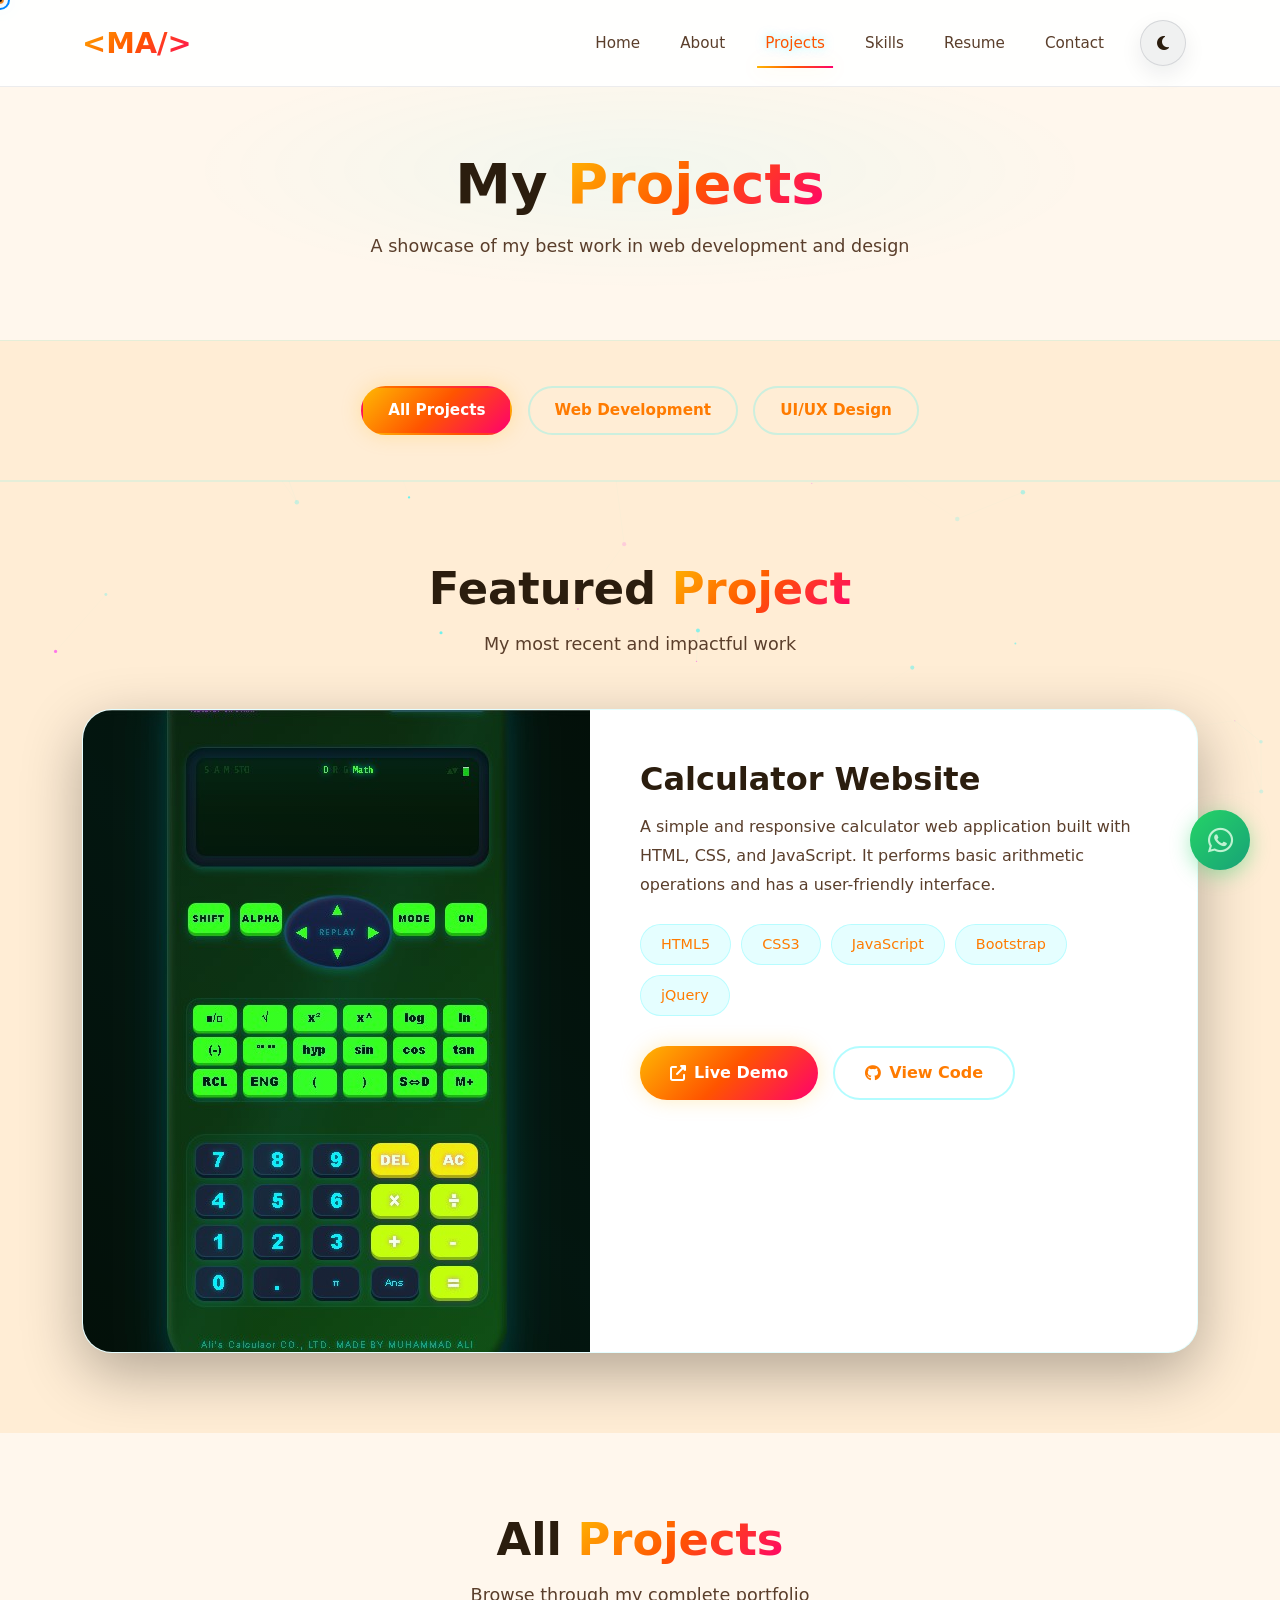
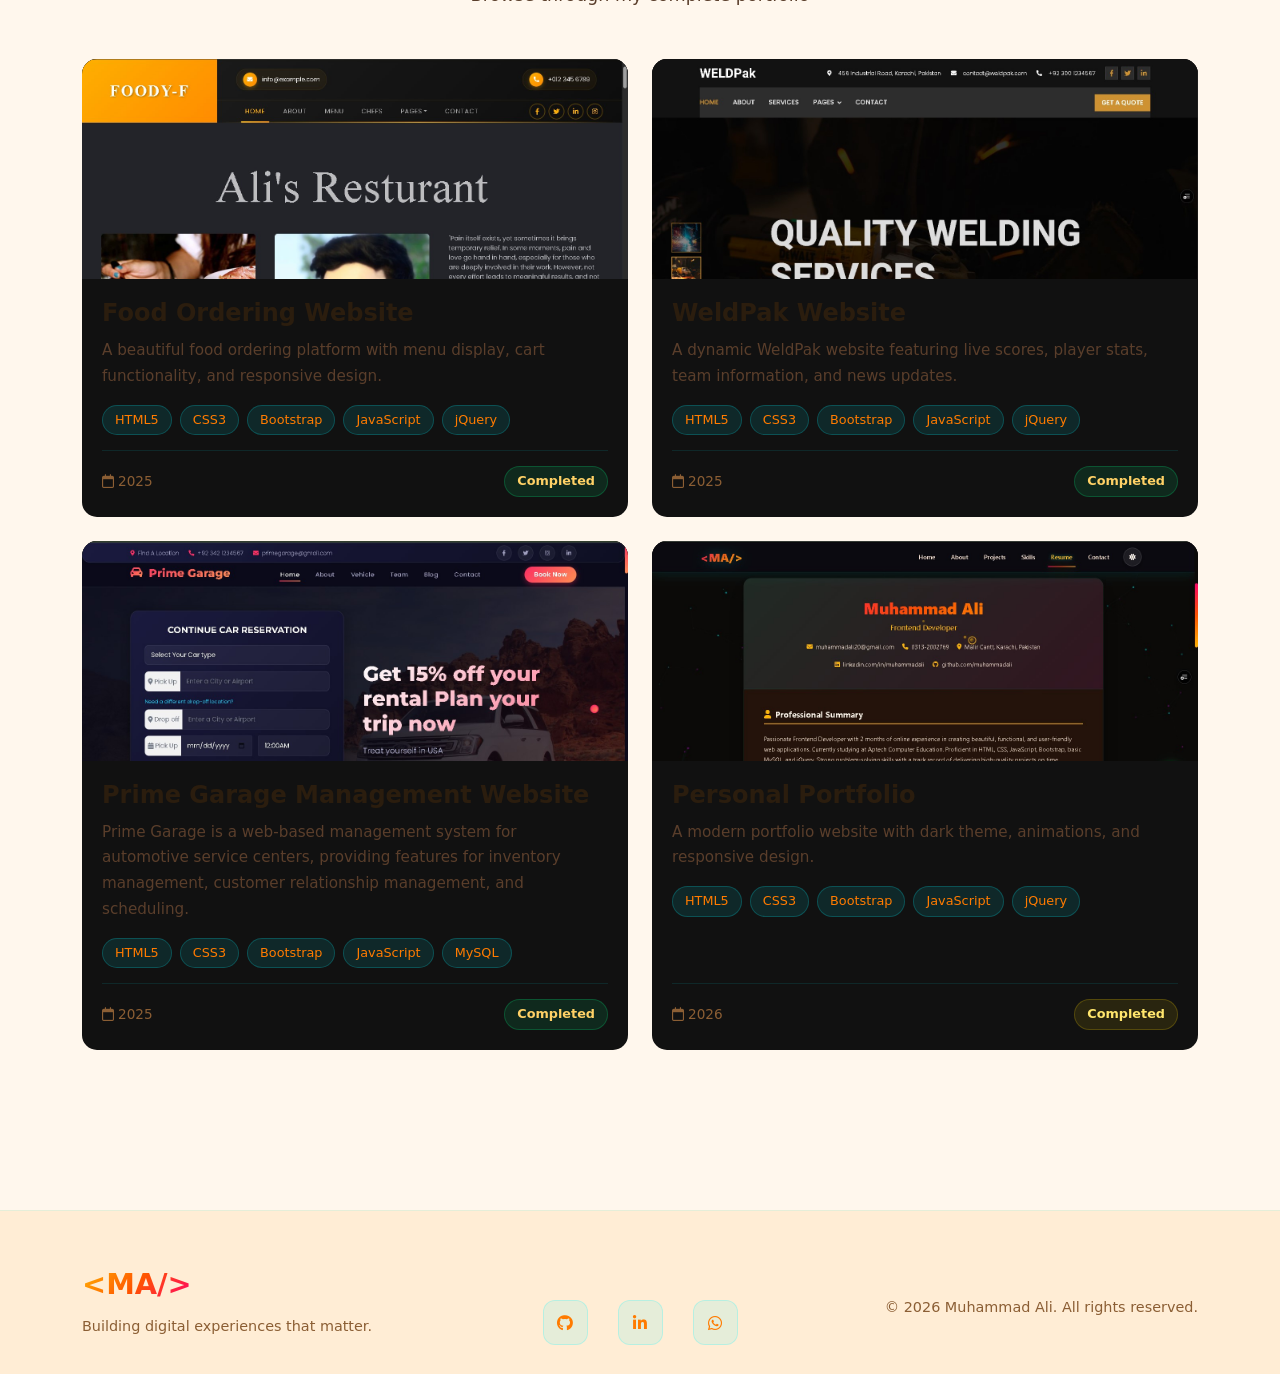
<file: projects.html>
<!DOCTYPE html>
<html lang="en">
<head>
    <meta charset="UTF-8">
    <meta name="viewport" content="width=device-width, initial-scale=1.0">
    <title>Projects | Muhammad Ali</title>
    <link href="https://cdn.jsdelivr.net/npm/bootstrap@5.3.2/dist/css/bootstrap.min.css" rel="stylesheet">
    <link rel="stylesheet" href="https://cdnjs.cloudflare.com/ajax/libs/font-awesome/6.5.1/css/all.min.css">
    <link rel="stylesheet" href="Style/style.css">
    <style>
      
    </style>
<base target="_blank">
</head>
<body>

    <canvas id="particles-canvas"></canvas>

   <!-- Navbar -->


    <nav class="navbar navbar-expand-lg fixed-top">
        <div class="container">
            <a class="navbar-brand" href="index.html">&lt;MA/&gt;</a>
            <button class="navbar-toggler" type="button" data-bs-toggle="collapse" data-bs-target="#navbarNav">
                <span class="navbar-toggler-icon"></span>
            </button>
            <div class="collapse navbar-collapse" id="navbarNav">
                <ul class="navbar-nav ms-auto">
                    <li class="nav-item"><a class="nav-link" href="index.html">Home</a></li>
                    <li class="nav-item"><a class="nav-link" href="about.html">About</a></li>
                    <li class="nav-item"><a class="nav-link" href="projects.html">Projects</a></li>
                    <li class="nav-item"><a class="nav-link" href="skills.html">Skills</a></li>
                    <li class="nav-item"><a class="nav-link" href="resume.html">Resume</a></li>
                    <li class="nav-item"><a class="nav-link" href="contact.html">Contact</a></li>
                </ul>
            </div>
            <button id="themeToggle" class="theme-toggle-btn ms-3" type="button" aria-label="Toggle theme" title="Switch to light mode">
                <i class="fas fa-moon"></i>
            </button>
        </div>
    </nav>

  <!-- Project Hero -->


    <section class="projects-hero">
        <div class="container">
            <h1 class="reveal">My <span class="gradient-text">Projects</span></h1>
            <p class="reveal">A showcase of my best work in web development and design</p>
        </div>
    </section>


    <!-- Filter Section/ Section -->

    <section class="filter-section">
        <div class="container">
            <button class="filter-btn active" data-filter="all">All Projects</button>
            <button class="filter-btn" data-filter="web">Web Development</button>
            <button class="filter-btn" data-filter="design">UI/UX Design</button>
        </div>
    </section>

<!-- Featured Project Section -->

    <section class="featured-project">
        <div class="container">
            <h2 class="section-title reveal">Featured <span class="gradient-text">Project</span></h2>
            <p class="section-subtitle reveal">My most recent and impactful work</p>

            <div class="featured-project-card reveal">
                <div class="featured-project-img">
                    <img src="Images/calcu.jpg" alt="Food Ordering Website">
                </div>
                <div class="featured-project-content">
                    <h3>Calculator Website</h3>
                    <p>
A simple and responsive calculator web application built with HTML, CSS, and JavaScript. It performs basic arithmetic operations and has a user-friendly interface.
                    </p>
                    <div class="featured-tags">
                        <span class="featured-tag">HTML5</span>
                        <span class="featured-tag">CSS3</span>
                        <span class="featured-tag">JavaScript</span>
                        <span class="featured-tag">Bootstrap</span>
                        <span class="featured-tag">jQuery</span>
                    </div>
                    <div class="featured-buttons">
                        <a href="https://alinarejo18-coder.github.io/Scientific-Calculator/" class="btn-glow" target="_blank">
                            <i class="fas fa-external-link-alt"></i> Live Demo
                        </a>
                        <a href="https://github.com/alinarejo18-coder/Scientific-Calculator" class="btn-outline-glow" target="_blank">
                            <i class="fab fa-github"></i> View Code
                        </a>
                    </div>
                </div>
            </div>
        </div>
    </section>


    <!-- Projects Grid -->

    <section class="projects-grid">
        <div class="container">
            <h2 class="section-title reveal">All <span class="gradient-text">Projects</span></h2>
            <p class="section-subtitle reveal">Browse through my complete portfolio</p>

          <div class="row g-4">
                <!-- Project 1 -->
                <div class="col-md-6 project-card-wrapper reveal">
                    <div class="project-card" data-category="web">
                        <div class="project-image">
                            <img src="Images/foody.jpg" alt="Food Website">
                            <div class="project-overlay">
                                <div class="project-links">
                                    <a href="https://alinarejo18-coder.github.io/foody-F/" title="View Live"><i class="fas fa-external-link-alt"></i></a>
                                    <a href="https://github.com/alinarejo18-coder/foody-F" title="View Code"><i class="fab fa-github"></i></a>
                                </div>
                            </div>
                        </div>
                        <div class="project-content">
                            <h4>Food Ordering Website</h4>
                            <p>A beautiful food ordering platform with menu display, cart functionality, and responsive design.</p>
                            <div class="project-tags">
                                <span class="project-tag">HTML5</span>
                                <span class="project-tag">CSS3</span>
                                <span class="project-tag">Bootstrap</span>
                                <span class="project-tag">JavaScript</span>
                                <span class="project-tag">jQuery</span>
                            </div>
                            <div class="project-meta">
                                <span class="project-date"><i class="far fa-calendar me-1"></i>2025</span>
                                <span class="project-status status-completed">Completed</span>
                            </div>
                        </div>
                    </div>
                </div>

                <!-- Project 2 -->
                <div class="col-md-6 project-card-wrapper reveal">
                    <div class="project-card" data-category="web">
                        <div class="project-image">
                            <img src="Images/WeldPak.jpg" alt="WeldPak Website">
                            <div class="project-overlay">
                                <div class="project-links">
                                    <a href="https://welding-website-ochre.vercel.app/" title="View Live"><i class="fas fa-external-link-alt"></i></a>
                                    <a href="https://github.com/alinarejo18-coder/Welding-Website" title="View Code"><i class="fab fa-github"></i></a>
                                </div>
                            </div>
                        </div>
                        <div class="project-content">
                            <h4>WeldPak Website</h4>
                            <p>A dynamic WeldPak website featuring live scores, player stats, team information, and news updates.</p>
                            <div class="project-tags">
                                <span class="project-tag">HTML5</span>
                                <span class="project-tag">CSS3</span>
                                <span class="project-tag">Bootstrap</span>
                                <span class="project-tag">JavaScript</span>
                                <span class="project-tag">jQuery</span>
                            </div>
                            <div class="project-meta">
                                <span class="project-date"><i class="far fa-calendar me-1"></i>2025</span>
                                <span class="project-status status-completed">Completed</span>
                            </div>
                        </div>
                    </div>
                </div>

                <!-- Project 3 -->
                <div class="col-md-6 project-card-wrapper reveal">
                    <div class="project-card" data-category="web">
                        <div class="project-image">
                            <img src="Images/prime garage.jpg" alt="School Website">
                            <div class="project-overlay">
                                <div class="project-links">
                                    <a href="https://alinarejo18-coder.github.io/prime-garage/" title="View Live"><i class="fas fa-external-link-alt"></i></a>
                                    <a href="https://github.com/alinarejo18-coder/prime-garage" title="View Code"><i class="fab fa-github"></i></a>
                                </div>
                            </div>
                        </div>
                        <div class="project-content">
                            <h4>Prime Garage Management Website</h4>
                            <p>Prime Garage is a web-based management system for automotive service centers, providing features for inventory management, customer relationship management, and scheduling.</p>
                            <div class="project-tags">
                                <span class="project-tag">HTML5</span>
                                <span class="project-tag">CSS3</span>
                                <span class="project-tag">Bootstrap</span>
                                <span class="project-tag">JavaScript</span>
                                <span class="project-tag">MySQL</span>
                            </div>
                            <div class="project-meta">
                                <span class="project-date"><i class="far fa-calendar me-1"></i>2025</span>
                                <span class="project-status status-completed">Completed</span>
                            </div>
                        </div>
                    </div>
                </div>

                <!-- Project 4 -->
                <div class="col-md-6 project-card-wrapper reveal">
                    <div class="project-card" data-category="design">
                        <div class="project-image">
                            <img src="Images/portfolio-1.jpg" alt="Portfolio Website">
                            <div class="project-overlay">
                                <div class="project-links">
                                    <a href="https://muhammad-ali-portfolio-blush.vercel.app/" title="View Live"><i class="fas fa-external-link-alt"></i></a>
                                    <a href="https://github.com/alinarejo18-coder/Muhammad-Ali-Portfolio" title="View Code"><i class="fab fa-github"></i></a>
                                </div>
                            </div>
                        </div>
                        <div class="project-content">
                            <h4>Personal Portfolio</h4>
                            <p>A modern portfolio website with dark theme, animations, and responsive design.</p>
                            <div class="project-tags">
                                <span class="project-tag">HTML5</span>
                                <span class="project-tag">CSS3</span>
                                <span class="project-tag">Bootstrap</span>
                                <span class="project-tag">JavaScript</span>
                                <span class="project-tag">jQuery</span>
                            </div>
                            <div class="project-meta">
                                <span class="project-date"><i class="far fa-calendar me-1"></i>2026</span>
                                <span class="project-status status-progress">Completed</span>
                            </div>
                        </div>
                    </div>
                </div>
            </div>
        </div>
    </section>

    <!-- Footer -->

    <footer class="footer">
        <div class="container">
            <div class="row align-items-center">
                <div class="col-md-4 text-center text-md-start mb-3 mb-md-0">
                    <span class="footer-brand">&lt;MA/&gt;</span>
                    <p class="mt-2" style="color: var(--text-muted); font-size: 0.9rem;">
                        Building digital experiences that matter.
                    </p>
                </div>
                <div class="col-md-4 text-center mb-3 mb-md-0">
                    <div class="social-links">
                       <a href="https://github.com/alinarejo18-coder" target="_blank" title="GitHub"><i class="fab fa-github"></i></a>
                            <a href="https://www.linkedin.com/in/muhammaddalii/" title="LinkedIn" target="_blank"><i class="fab fa-linkedin-in"></i></a>
                            <a href="https://wa.me/923132002769" title="WhatsApp" target="_blank"><i class="fab fa-whatsapp"></i></a>
                    </div>
                </div>
                <div class="col-md-4 text-center text-md-end">
                    <p style="color: var(--text-muted); font-size: 0.9rem; margin: 0;">
                        &copy; 2026 Muhammad Ali. All rights reserved.
                    </p>
                </div>
            </div>
        </div>
    </footer>

    <button class="back-to-top" id="backToTop">
        <i class="fas fa-arrow-up"></i>
    </button>

    <!-- WhatsApp Float Button -->
    <a href="https://wa.me/923132002769" class="whatsapp-float" target="_blank" title="Chat on WhatsApp">
        <i class="fab fa-whatsapp"></i>
    </a>

    <script src="https://cdn.jsdelivr.net/npm/bootstrap@5.3.2/dist/js/bootstrap.bundle.min.js"></script>
    <script src="Script/script.js"></script>
</body>
</html>
</file>
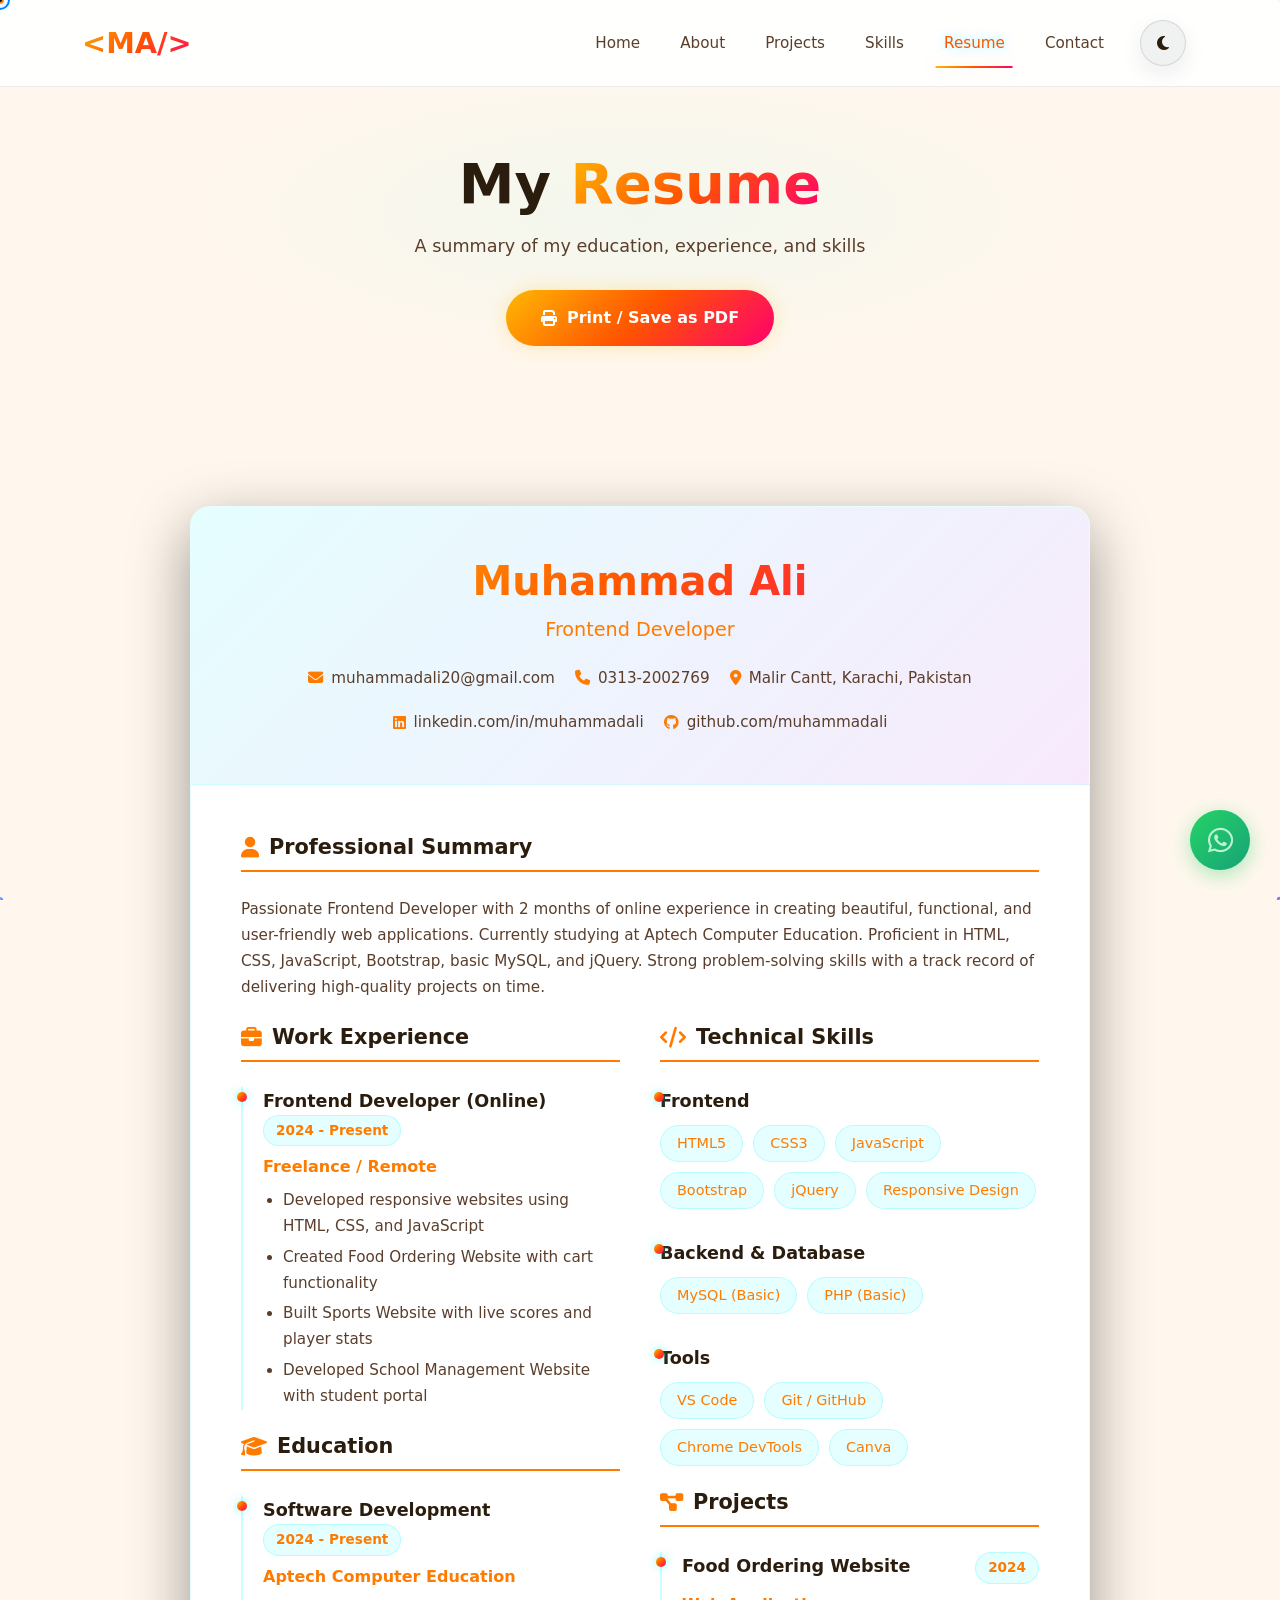
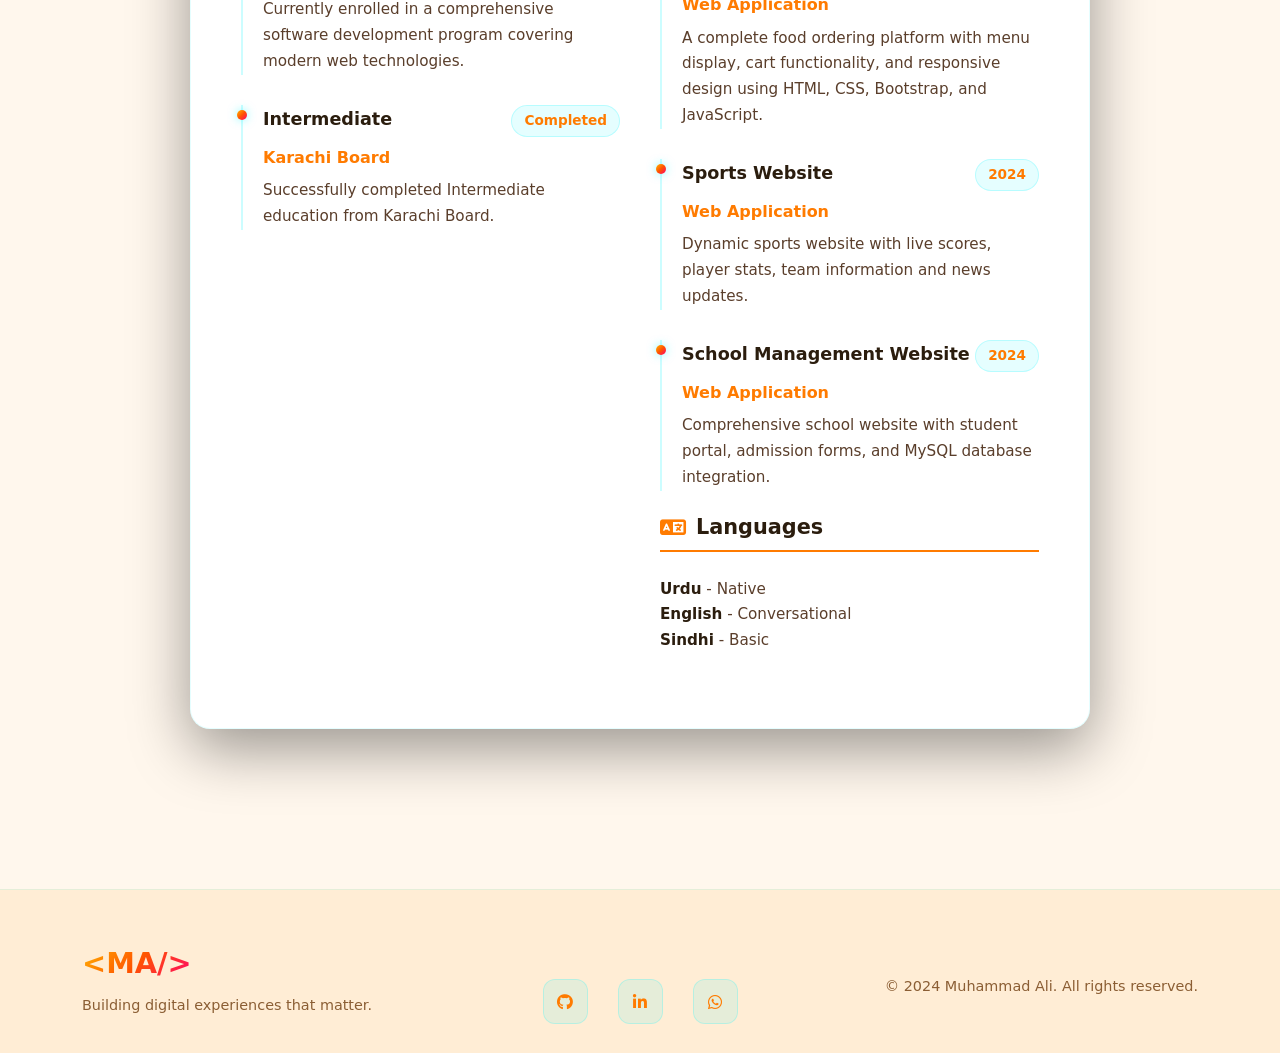
<file: resume.html>
<!DOCTYPE html>
<html lang="en">
<head>
    <meta charset="UTF-8">
    <meta name="viewport" content="width=device-width, initial-scale=1.0">
    <title>Resume | Muhammad Ali</title>
    <link href="https://cdn.jsdelivr.net/npm/bootstrap@5.3.2/dist/css/bootstrap.min.css" rel="stylesheet">
    <link rel="stylesheet" href="https://cdnjs.cloudflare.com/ajax/libs/font-awesome/6.5.1/css/all.min.css">
    <link rel="stylesheet" href="Style/style.css">
    <style>
       
    </style>
</head>
<body>

    <canvas id="particles-canvas"></canvas>

    <!-- ========== NAVBAR ========== -->
    <nav class="navbar navbar-expand-lg fixed-top">
        <div class="container">
            <a class="navbar-brand" href="index.html">&lt;MA/&gt;</a>
            <button class="navbar-toggler" type="button" data-bs-toggle="collapse" data-bs-target="#navbarNav">
                <span class="navbar-toggler-icon"></span>
            </button>
            <div class="collapse navbar-collapse" id="navbarNav">
                <ul class="navbar-nav ms-auto">
                    <li class="nav-item"><a class="nav-link" href="index.html">Home</a></li>
                    <li class="nav-item"><a class="nav-link" href="about.html">About</a></li>
                    <li class="nav-item"><a class="nav-link" href="projects.html">Projects</a></li>
                    <li class="nav-item"><a class="nav-link" href="skills.html">Skills</a></li>
                    <li class="nav-item"><a class="nav-link" href="resume.html">Resume</a></li>
                    <li class="nav-item"><a class="nav-link" href="contact.html">Contact</a></li>
                </ul>
            </div>
            <button id="themeToggle" class="theme-toggle-btn ms-3" type="button" aria-label="Toggle theme" title="Switch to light mode">
                <i class="fas fa-moon"></i>
            </button>
        </div>
    </nav>

    <!-- ========== RESUME HERO ========== -->
    <section class="resume-hero">
        <div class="container">
            <h1 class="reveal">My <span class="gradient-text">Resume</span></h1>
            <p class="reveal">A summary of my education, experience, and skills</p>
            <button class="download-btn reveal" onclick="window.print()">
                <i class="fas fa-print"></i> Print / Save as PDF
            </button>
        </div>
    </section>

    <!-- ========== RESUME CONTENT ========== -->
    <section class="resume-section">
        <div class="container">
            <div class="resume-container reveal">
                <!-- Resume Header -->
                <div class="resume-header">
                    <h2>Muhammad Ali</h2>
                    <div class="title">Frontend Developer</div>
                    <div class="resume-contact-info">
                        <span><i class="fas fa-envelope"></i> muhammadali20@gmail.com</span>
                        <span><i class="fas fa-phone"></i> 0313-2002769</span>
                        <span><i class="fas fa-map-marker-alt"></i> Malir Cantt, Karachi, Pakistan</span>
                        <span><i class="fab fa-linkedin"></i> linkedin.com/in/muhammadali</span>
                        <span><i class="fab fa-github"></i> github.com/muhammadali</span>
                    </div>
                </div>

                <!-- Resume Body -->
                <div class="resume-body">
                    <!-- Summary -->
                    <div class="mb-4">
                        <h3 class="resume-section-title"><i class="fas fa-user"></i> Professional Summary</h3>
                        <p class="resume-item-desc">
                            Passionate Frontend Developer with 2 months of online experience in creating 
                            beautiful, functional, and user-friendly web applications. Currently studying at 
                            Aptech Computer Education. Proficient in HTML, CSS, JavaScript, Bootstrap, 
                            basic MySQL, and jQuery. Strong problem-solving skills with a track record of 
                            delivering high-quality projects on time.
                        </p>
                    </div>

                    <div class="resume-two-col">
                        <!-- Left Column -->
                        <div class="resume-col">
                            <!-- Experience -->
                            <div class="mb-4">
                                <h3 class="resume-section-title"><i class="fas fa-briefcase"></i> Work Experience</h3>

                                <div class="resume-item">
                                    <div class="resume-item-header">
                                        <span class="resume-item-title">Frontend Developer (Online)</span>
                                        <span class="resume-item-date">2024 - Present</span>
                                    </div>
                                    <div class="resume-item-subtitle">Freelance / Remote</div>
                                    <div class="resume-item-desc">
                                        <ul>
                                            <li>Developed responsive websites using HTML, CSS, and JavaScript</li>
                                            <li>Created Food Ordering Website with cart functionality</li>
                                            <li>Built Sports Website with live scores and player stats</li>
                                            <li>Developed School Management Website with student portal</li>
                                        </ul>
                                    </div>
                                </div>
                            </div>

                            <!-- Education -->
                            <div class="mb-4">
                                <h3 class="resume-section-title"><i class="fas fa-graduation-cap"></i> Education</h3>

                                <div class="resume-item">
                                    <div class="resume-item-header">
                                        <span class="resume-item-title">Software Development</span>
                                        <span class="resume-item-date">2024 - Present</span>
                                    </div>
                                    <div class="resume-item-subtitle">Aptech Computer Education</div>
                                    <div class="resume-item-desc">
                                        Currently enrolled in a comprehensive software development program 
                                        covering modern web technologies.
                                    </div>
                                </div>

                                <div class="resume-item">
                                    <div class="resume-item-header">
                                        <span class="resume-item-title">Intermediate</span>
                                        <span class="resume-item-date">Completed</span>
                                    </div>
                                    <div class="resume-item-subtitle">Karachi Board</div>
                                    <div class="resume-item-desc">
                                        Successfully completed Intermediate education from Karachi Board.
                                    </div>
                                </div>
                            </div>
                        </div>

                        <!-- Right Column -->
                        <div class="resume-col">
                            <!-- Skills -->
                            <div class="mb-4">
                                <h3 class="resume-section-title"><i class="fas fa-code"></i> Technical Skills</h3>

                                <div class="resume-item" style="border-left: none; padding-left: 0;">
                                    <div class="resume-item-title" style="margin-bottom: 10px;">Frontend</div>
                                    <div class="resume-skills">
                                        <span class="resume-skill-tag">HTML5</span>
                                        <span class="resume-skill-tag">CSS3</span>
                                        <span class="resume-skill-tag">JavaScript</span>
                                        <span class="resume-skill-tag">Bootstrap</span>
                                        <span class="resume-skill-tag">jQuery</span>
                                        <span class="resume-skill-tag">Responsive Design</span>
                                    </div>
                                </div>

                                <div class="resume-item" style="border-left: none; padding-left: 0;">
                                    <div class="resume-item-title" style="margin-bottom: 10px;">Backend & Database</div>
                                    <div class="resume-skills">
                                        <span class="resume-skill-tag">MySQL (Basic)</span>
                                        <span class="resume-skill-tag">PHP (Basic)</span>
                                    </div>
                                </div>

                                <div class="resume-item" style="border-left: none; padding-left: 0;">
                                    <div class="resume-item-title" style="margin-bottom: 10px;">Tools</div>
                                    <div class="resume-skills">
                                        <span class="resume-skill-tag">VS Code</span>
                                        <span class="resume-skill-tag">Git / GitHub</span>
                                        <span class="resume-skill-tag">Chrome DevTools</span>
                                        <span class="resume-skill-tag">Canva</span>
                                    </div>
                                </div>
                            </div>

                            <!-- Projects -->
                            <div class="mb-4">
                                <h3 class="resume-section-title"><i class="fas fa-project-diagram"></i> Projects</h3>

                                <div class="resume-item">
                                    <div class="resume-item-header">
                                        <span class="resume-item-title">Food Ordering Website</span>
                                        <span class="resume-item-date">2024</span>
                                    </div>
                                    <div class="resume-item-subtitle">Web Application</div>
                                    <div class="resume-item-desc">
                                        A complete food ordering platform with menu display, cart functionality, 
                                        and responsive design using HTML, CSS, Bootstrap, and JavaScript.
                                    </div>
                                </div>

                                <div class="resume-item">
                                    <div class="resume-item-header">
                                        <span class="resume-item-title">Sports Website</span>
                                        <span class="resume-item-date">2024</span>
                                    </div>
                                    <div class="resume-item-subtitle">Web Application</div>
                                    <div class="resume-item-desc">
                                        Dynamic sports website with live scores, player stats, team information 
                                        and news updates.
                                    </div>
                                </div>

                                <div class="resume-item">
                                    <div class="resume-item-header">
                                        <span class="resume-item-title">School Management Website</span>
                                        <span class="resume-item-date">2024</span>
                                    </div>
                                    <div class="resume-item-subtitle">Web Application</div>
                                    <div class="resume-item-desc">
                                        Comprehensive school website with student portal, admission forms, 
                                        and MySQL database integration.
                                    </div>
                                </div>
                            </div>

                            <!-- Languages -->
                            <div class="mb-4">
                                <h3 class="resume-section-title"><i class="fas fa-language"></i> Languages</h3>
                                <div class="resume-item-desc">
                                    <strong style="color: var(--text-primary);">Urdu</strong> - Native<br>
                                    <strong style="color: var(--text-primary);">English</strong> - Conversational<br>
                                    <strong style="color: var(--text-primary);">Sindhi</strong> - Basic
                                </div>
                            </div>
                        </div>
                    </div>
                </div>
            </div>
        </div>
    </section>

    <!-- ========== FOOTER ========== -->
    <footer class="footer">
        <div class="container">
            <div class="row align-items-center">
                <div class="col-md-4 text-center text-md-start mb-3 mb-md-0">
                    <span class="footer-brand">&lt;MA/&gt;</span>
                    <p class="mt-2" style="color: var(--text-muted); font-size: 0.9rem;">
                        Building digital experiences that matter.
                    </p>
                </div>
                <div class="col-md-4 text-center mb-3 mb-md-0">
                    <div class="social-links">
                        <a href="https://github.com/alinarejo18-coder" target="_blank" title="GitHub"><i class="fab fa-github"></i></a>
                            <a href="https://www.linkedin.com/in/muhammaddalii/" title="LinkedIn" target="_blank"><i class="fab fa-linkedin-in"></i></a>
                            <a href="https://wa.me/923132002769" title="WhatsApp" target="_blank"><i class="fab fa-whatsapp"></i></a>   
                    </div>
                </div>
                <div class="col-md-4 text-center text-md-end">
                    <p style="color: var(--text-muted); font-size: 0.9rem; margin: 0;">
                        &copy; 2024 Muhammad Ali. All rights reserved.
                    </p>
                </div>
            </div>
        </div>
    </footer>

    <button class="back-to-top" id="backToTop">
        <i class="fas fa-arrow-up"></i>
    </button>

    <!-- WhatsApp Float Button -->
    <a href="https://wa.me/923132002769" class="whatsapp-float" target="_blank" title="Chat on WhatsApp">
        <i class="fab fa-whatsapp"></i>
    </a>

    <script src="https://cdn.jsdelivr.net/npm/bootstrap@5.3.2/dist/js/bootstrap.bundle.min.js"></script>
    <script src="Script/script.js"></script>
</body>
</html>
</file>
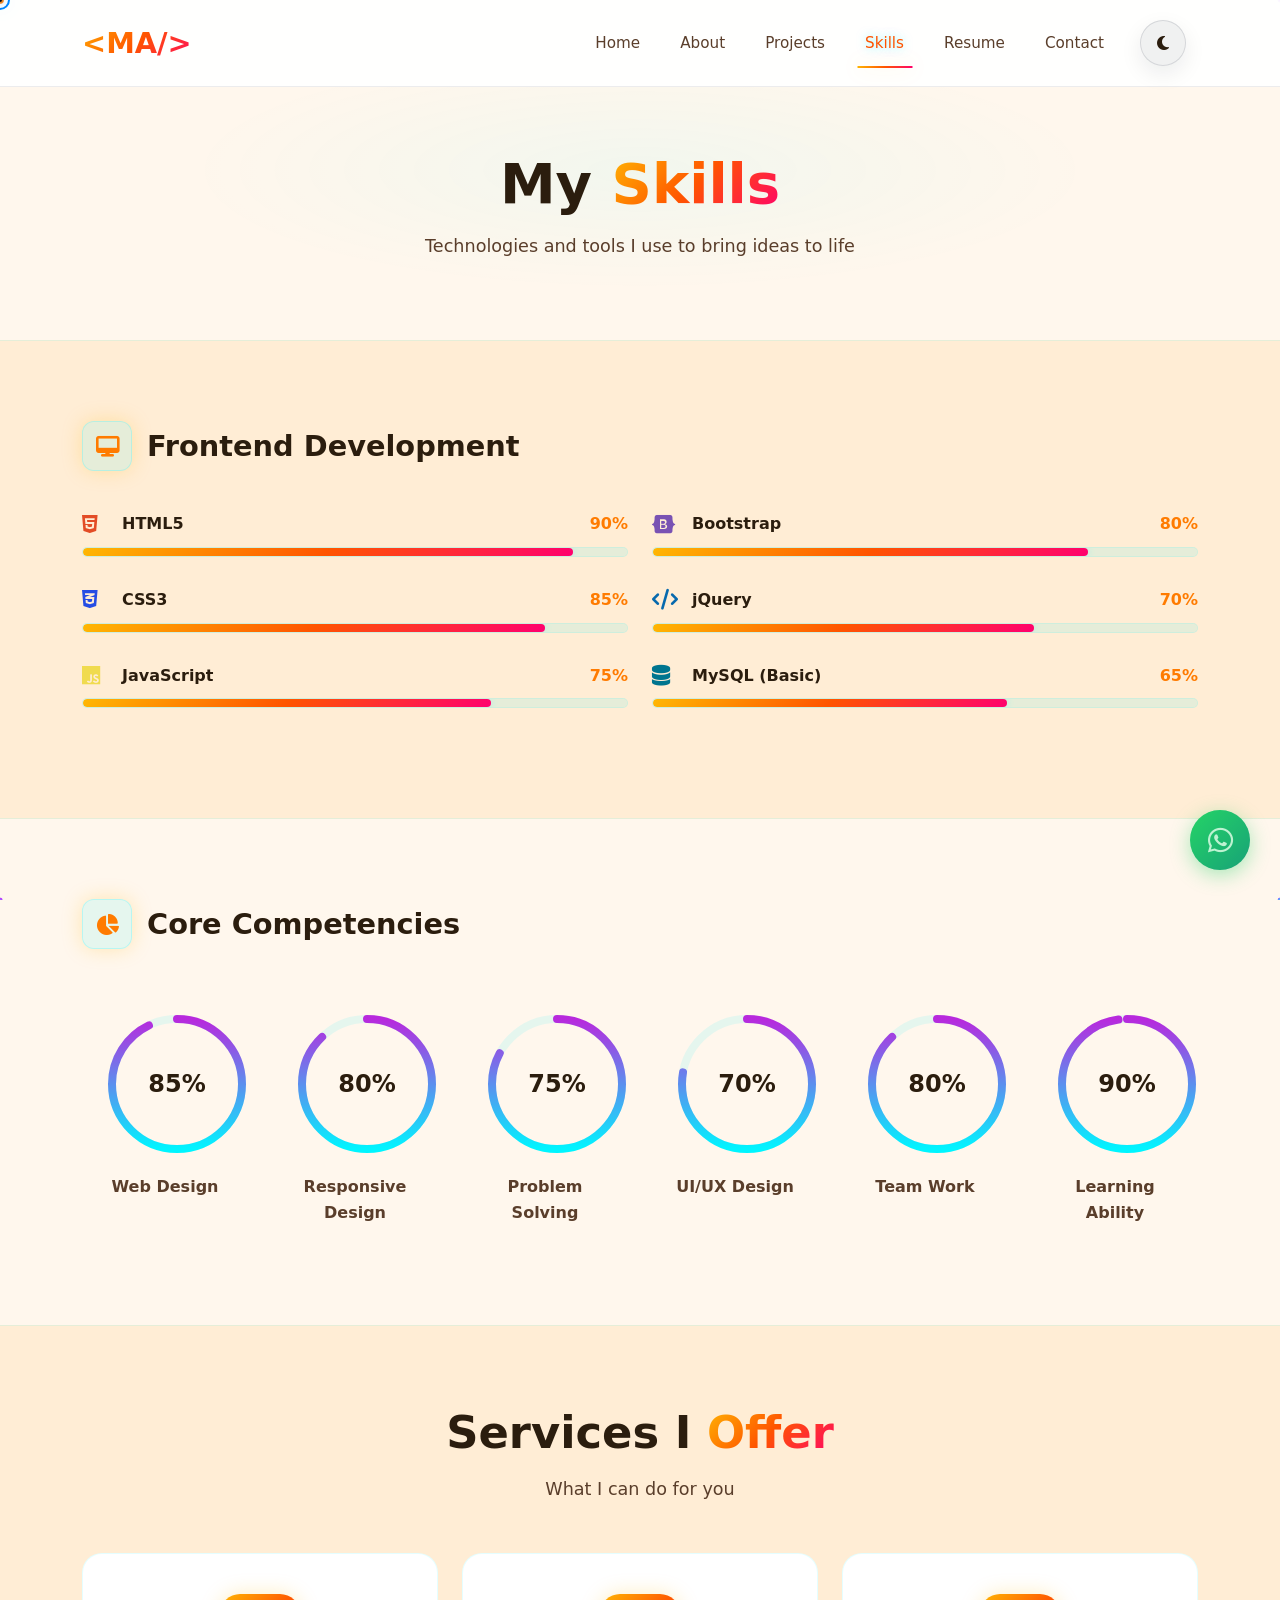
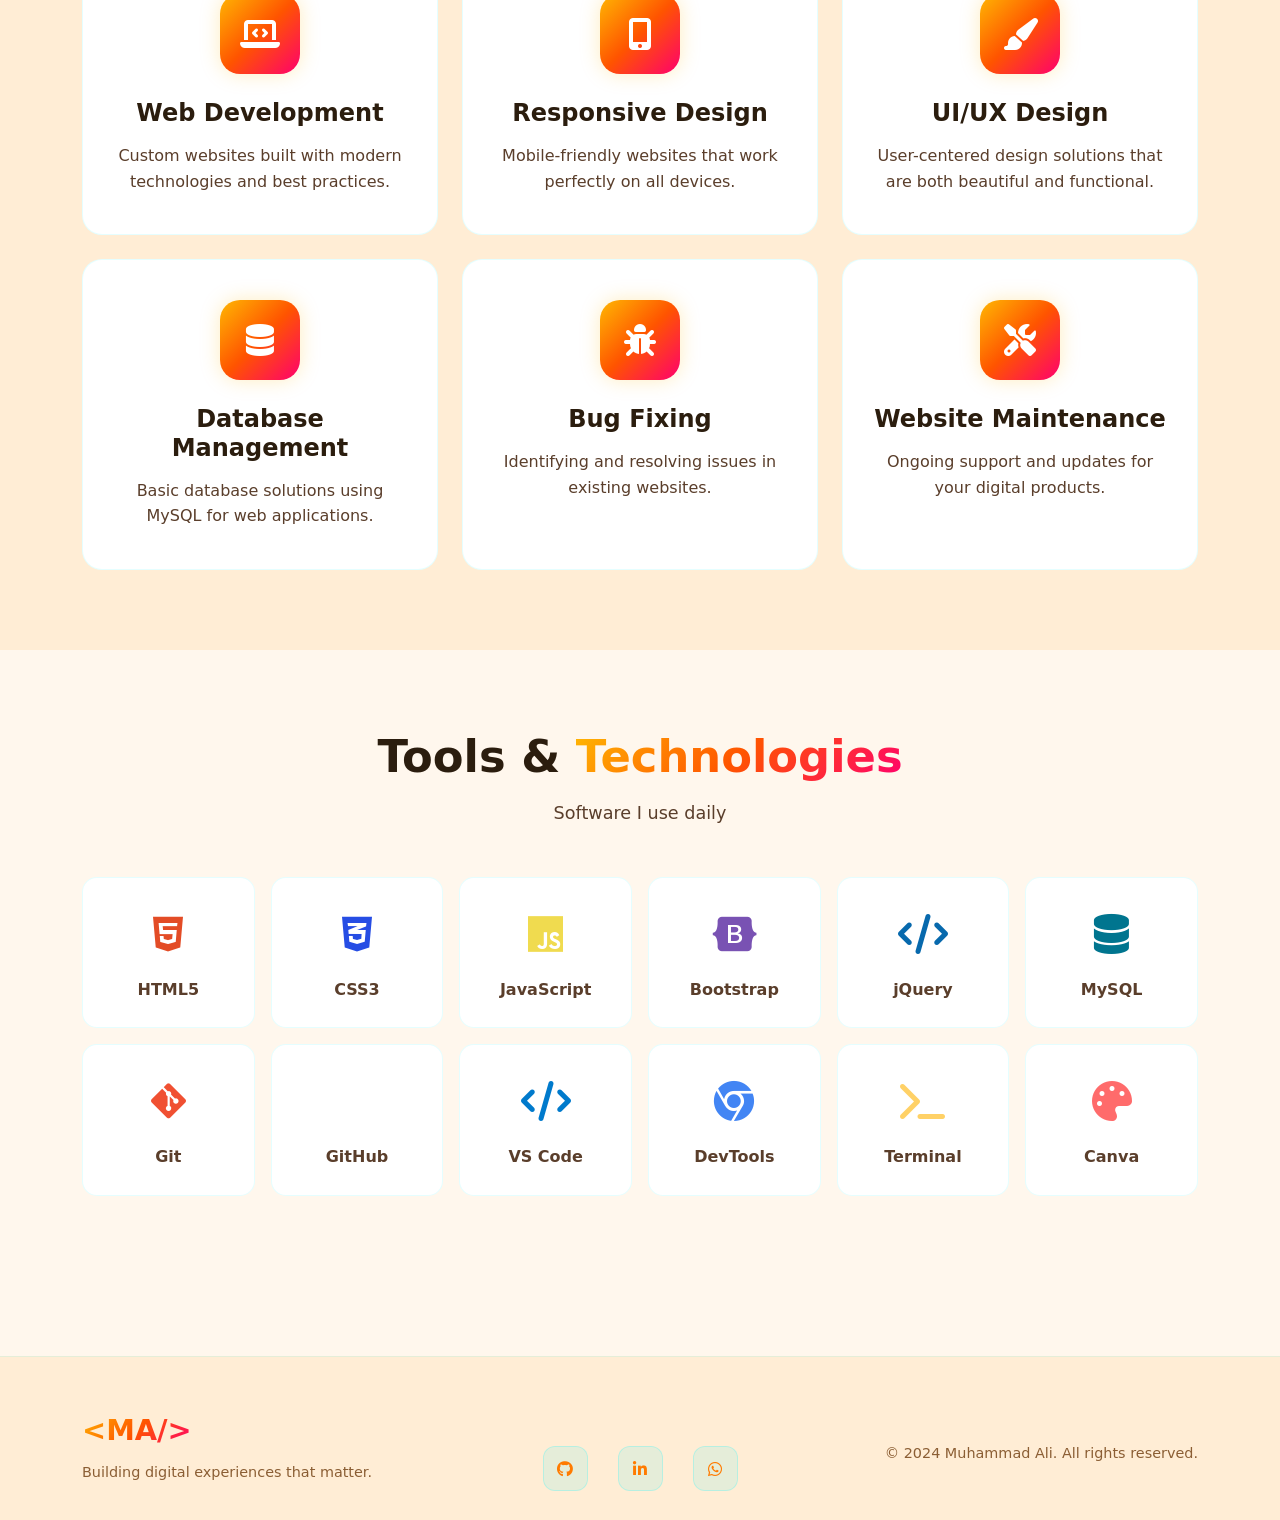
<file: skills.html>
<!DOCTYPE html>
<html lang="en">
<head>
    <meta charset="UTF-8">
    <meta name="viewport" content="width=device-width, initial-scale=1.0">
    <title>Skills | Muhammad Ali</title>
    <link href="https://cdn.jsdelivr.net/npm/bootstrap@5.3.2/dist/css/bootstrap.min.css" rel="stylesheet">
    <link rel="stylesheet" href="https://cdnjs.cloudflare.com/ajax/libs/font-awesome/6.5.1/css/all.min.css">
    <link rel="stylesheet" href="Style/style.css">
    <style>
        
    </style>
</head>
<body>

    <canvas id="particles-canvas"></canvas>

    <!-- ========== NAVBAR ========== -->
    <nav class="navbar navbar-expand-lg fixed-top">
        <div class="container">
            <a class="navbar-brand" href="index.html">&lt;MA/&gt;</a>
            <button class="navbar-toggler" type="button" data-bs-toggle="collapse" data-bs-target="#navbarNav">
                <span class="navbar-toggler-icon"></span>
            </button>
            <div class="collapse navbar-collapse" id="navbarNav">
                <ul class="navbar-nav ms-auto">
                    <li class="nav-item"><a class="nav-link" href="index.html">Home</a></li>
                    <li class="nav-item"><a class="nav-link" href="about.html">About</a></li>
                    <li class="nav-item"><a class="nav-link" href="projects.html">Projects</a></li>
                    <li class="nav-item"><a class="nav-link" href="skills.html">Skills</a></li>
                    <li class="nav-item"><a class="nav-link" href="resume.html">Resume</a></li>
                    <li class="nav-item"><a class="nav-link" href="contact.html">Contact</a></li>
                </ul>
            </div>
            <button id="themeToggle" class="theme-toggle-btn ms-3" type="button" aria-label="Toggle theme" title="Switch to light mode">
                <i class="fas fa-moon"></i>
            </button>
        </div>
    </nav>

    <!-- ========== SKILLS HERO ========== -->
    <section class="skills-hero">
        <div class="container">
            <h1 class="reveal">My <span class="gradient-text">Skills</span></h1>
            <p class="reveal">Technologies and tools I use to bring ideas to life</p>
        </div>
    </section>

    <!-- ========== FRONTEND SKILLS ========== -->
    <section class="skills-section">
        <div class="container">
            <h3 class="skill-category-title reveal">
                <i class="fas fa-desktop"></i> Frontend Development
            </h3>
            <div class="row">
                <div class="col-lg-6">
                    <div class="skill-item reveal">
                        <div class="skill-header">
                            <span class="skill-name"><i class="fab fa-html5" style="color: #e34c26;"></i> HTML5</span>
                            <span class="skill-percent">90%</span>
                        </div>
                        <div class="skill-bar">
                            <div class="skill-progress" data-width="90"></div>
                        </div>
                    </div>
                    <div class="skill-item reveal">
                        <div class="skill-header">
                            <span class="skill-name"><i class="fab fa-css3-alt" style="color: #264de4;"></i> CSS3</span>
                            <span class="skill-percent">85%</span>
                        </div>
                        <div class="skill-bar">
                            <div class="skill-progress" data-width="85"></div>
                        </div>
                    </div>
                    <div class="skill-item reveal">
                        <div class="skill-header">
                            <span class="skill-name"><i class="fab fa-js" style="color: #f0db4f;"></i> JavaScript</span>
                            <span class="skill-percent">75%</span>
                        </div>
                        <div class="skill-bar">
                            <div class="skill-progress" data-width="75"></div>
                        </div>
                    </div>
                </div>
                <div class="col-lg-6">
                    <div class="skill-item reveal">
                        <div class="skill-header">
                            <span class="skill-name"><i class="fab fa-bootstrap" style="color: #7952b3;"></i> Bootstrap</span>
                            <span class="skill-percent">80%</span>
                        </div>
                        <div class="skill-bar">
                            <div class="skill-progress" data-width="80"></div>
                        </div>
                    </div>
                    <div class="skill-item reveal">
                        <div class="skill-header">
                            <span class="skill-name"><i class="fas fa-code" style="color: #0769ad;"></i> jQuery</span>
                            <span class="skill-percent">70%</span>
                        </div>
                        <div class="skill-bar">
                            <div class="skill-progress" data-width="70"></div>
                        </div>
                    </div>
                    <div class="skill-item reveal">
                        <div class="skill-header">
                            <span class="skill-name"><i class="fas fa-database" style="color: #00758f;"></i> MySQL (Basic)</span>
                            <span class="skill-percent">65%</span>
                        </div>
                        <div class="skill-bar">
                            <div class="skill-progress" data-width="65"></div>
                        </div>
                    </div>
                </div>
            </div>
        </div>
    </section>

    <!-- ========== CIRCULAR SKILLS ========== -->
    <section class="skills-section">
        <div class="container">
            <h3 class="skill-category-title reveal">
                <i class="fas fa-chart-pie"></i> Core Competencies
            </h3>
            <div class="row">
                <div class="col-6 col-md-4 col-lg-2 reveal">
                    <div class="skill-circle-wrapper">
                        <div class="skill-circle">
                            <svg width="150" height="150" viewBox="0 0 150 150">
                                <defs>
                                    <linearGradient id="gradient" x1="0%" y1="0%" x2="100%" y2="0%">
                                        <stop offset="0%" style="stop-color:#00f5ff"/>
                                        <stop offset="100%" style="stop-color:#b829dd"/>
                                    </linearGradient>
                                </defs>
                                <circle class="skill-circle-bg" cx="75" cy="75" r="65"/>
                                <circle class="skill-circle-progress" cx="75" cy="75" r="65" data-percent="85"/>
                            </svg>
                            <div class="skill-circle-text">85%</div>
                        </div>
                        <div class="skill-circle-label">Web Design</div>
                    </div>
                </div>
                <div class="col-6 col-md-4 col-lg-2 reveal">
                    <div class="skill-circle-wrapper">
                        <div class="skill-circle">
                            <svg width="150" height="150" viewBox="0 0 150 150">
                                <circle class="skill-circle-bg" cx="75" cy="75" r="65"/>
                                <circle class="skill-circle-progress" cx="75" cy="75" r="65" data-percent="80"/>
                            </svg>
                            <div class="skill-circle-text">80%</div>
                        </div>
                        <div class="skill-circle-label">Responsive Design</div>
                    </div>
                </div>
                <div class="col-6 col-md-4 col-lg-2 reveal">
                    <div class="skill-circle-wrapper">
                        <div class="skill-circle">
                            <svg width="150" height="150" viewBox="0 0 150 150">
                                <circle class="skill-circle-bg" cx="75" cy="75" r="65"/>
                                <circle class="skill-circle-progress" cx="75" cy="75" r="65" data-percent="75"/>
                            </svg>
                            <div class="skill-circle-text">75%</div>
                        </div>
                        <div class="skill-circle-label">Problem Solving</div>
                    </div>
                </div>
                <div class="col-6 col-md-4 col-lg-2 reveal">
                    <div class="skill-circle-wrapper">
                        <div class="skill-circle">
                            <svg width="150" height="150" viewBox="0 0 150 150">
                                <circle class="skill-circle-bg" cx="75" cy="75" r="65"/>
                                <circle class="skill-circle-progress" cx="75" cy="75" r="65" data-percent="70"/>
                            </svg>
                            <div class="skill-circle-text">70%</div>
                        </div>
                        <div class="skill-circle-label">UI/UX Design</div>
                    </div>
                </div>
                <div class="col-6 col-md-4 col-lg-2 reveal">
                    <div class="skill-circle-wrapper">
                        <div class="skill-circle">
                            <svg width="150" height="150" viewBox="0 0 150 150">
                                <circle class="skill-circle-bg" cx="75" cy="75" r="65"/>
                                <circle class="skill-circle-progress" cx="75" cy="75" r="65" data-percent="80"/>
                            </svg>
                            <div class="skill-circle-text">80%</div>
                        </div>
                        <div class="skill-circle-label">Team Work</div>
                    </div>
                </div>
                <div class="col-6 col-md-4 col-lg-2 reveal">
                    <div class="skill-circle-wrapper">
                        <div class="skill-circle">
                            <svg width="150" height="150" viewBox="0 0 150 150">
                                <circle class="skill-circle-bg" cx="75" cy="75" r="65"/>
                                <circle class="skill-circle-progress" cx="75" cy="75" r="65" data-percent="90"/>
                            </svg>
                            <div class="skill-circle-text">90%</div>
                        </div>
                        <div class="skill-circle-label">Learning Ability</div>
                    </div>
                </div>
            </div>
        </div>
    </section>

    <!-- ========== SERVICES ========== -->
    <section class="services-section">
        <div class="container">
            <h2 class="section-title reveal">Services I <span class="gradient-text">Offer</span></h2>
            <p class="section-subtitle reveal">What I can do for you</p>

            <div class="row g-4">
                <div class="col-md-6 col-lg-4 reveal">
                    <div class="service-card">
                        <div class="service-icon"><i class="fas fa-laptop-code"></i></div>
                        <h4>Web Development</h4>
                        <p>Custom websites built with modern technologies and best practices.</p>
                    </div>
                </div>
                <div class="col-md-6 col-lg-4 reveal">
                    <div class="service-card">
                        <div class="service-icon"><i class="fas fa-mobile-alt"></i></div>
                        <h4>Responsive Design</h4>
                        <p>Mobile-friendly websites that work perfectly on all devices.</p>
                    </div>
                </div>
                <div class="col-md-6 col-lg-4 reveal">
                    <div class="service-card">
                        <div class="service-icon"><i class="fas fa-paint-brush"></i></div>
                        <h4>UI/UX Design</h4>
                        <p>User-centered design solutions that are both beautiful and functional.</p>
                    </div>
                </div>
                <div class="col-md-6 col-lg-4 reveal">
                    <div class="service-card">
                        <div class="service-icon"><i class="fas fa-database"></i></div>
                        <h4>Database Management</h4>
                        <p>Basic database solutions using MySQL for web applications.</p>
                    </div>
                </div>
                <div class="col-md-6 col-lg-4 reveal">
                    <div class="service-card">
                        <div class="service-icon"><i class="fas fa-bug"></i></div>
                        <h4>Bug Fixing</h4>
                        <p>Identifying and resolving issues in existing websites.</p>
                    </div>
                </div>
                <div class="col-md-6 col-lg-4 reveal">
                    <div class="service-card">
                        <div class="service-icon"><i class="fas fa-tools"></i></div>
                        <h4>Website Maintenance</h4>
                        <p>Ongoing support and updates for your digital products.</p>
                    </div>
                </div>
            </div>
        </div>
    </section>

    <!-- ========== TOOLS ========== -->
    <section class="tools-section">
        <div class="container">
            <h2 class="section-title reveal">Tools & <span class="gradient-text">Technologies</span></h2>
            <p class="section-subtitle reveal">Software I use daily</p>

            <div class="row g-3">
                <div class="col-4 col-md-3 col-lg-2 reveal">
                    <div class="tool-item">
                        <div class="tool-icon"><i class="fab fa-html5" style="color: #e34c26;"></i></div>
                        <p class="tool-name">HTML5</p>
                    </div>
                </div>
                <div class="col-4 col-md-3 col-lg-2 reveal">
                    <div class="tool-item">
                        <div class="tool-icon"><i class="fab fa-css3-alt" style="color: #264de4;"></i></div>
                        <p class="tool-name">CSS3</p>
                    </div>
                </div>
                <div class="col-4 col-md-3 col-lg-2 reveal">
                    <div class="tool-item">
                        <div class="tool-icon"><i class="fab fa-js" style="color: #f0db4f;"></i></div>
                        <p class="tool-name">JavaScript</p>
                    </div>
                </div>
                <div class="col-4 col-md-3 col-lg-2 reveal">
                    <div class="tool-item">
                        <div class="tool-icon"><i class="fab fa-bootstrap" style="color: #7952b3;"></i></div>
                        <p class="tool-name">Bootstrap</p>
                    </div>
                </div>
                <div class="col-4 col-md-3 col-lg-2 reveal">
                    <div class="tool-item">
                        <div class="tool-icon"><i class="fas fa-code" style="color: #0769ad;"></i></div>
                        <p class="tool-name">jQuery</p>
                    </div>
                </div>
                <div class="col-4 col-md-3 col-lg-2 reveal">
                    <div class="tool-item">
                        <div class="tool-icon"><i class="fas fa-database" style="color: #00758f;"></i></div>
                        <p class="tool-name">MySQL</p>
                    </div>
                </div>
                <div class="col-4 col-md-3 col-lg-2 reveal">
                    <div class="tool-item">
                        <div class="tool-icon"><i class="fab fa-git-alt" style="color: #f05032;"></i></div>
                        <p class="tool-name">Git</p>
                    </div>
                </div>
                <div class="col-4 col-md-3 col-lg-2 reveal">
                    <div class="tool-item">
                        <div class="tool-icon"><i class="fab fa-github" style="color: #fff;"></i></div>
                        <p class="tool-name">GitHub</p>
                    </div>
                </div>
                <div class="col-4 col-md-3 col-lg-2 reveal">
                    <div class="tool-item">
                        <div class="tool-icon"><i class="fas fa-code" style="color: #007acc;"></i></div>
                        <p class="tool-name">VS Code</p>
                    </div>
                </div>
                <div class="col-4 col-md-3 col-lg-2 reveal">
                    <div class="tool-item">
                        <div class="tool-icon"><i class="fab fa-chrome" style="color: #4285f4;"></i></div>
                        <p class="tool-name">DevTools</p>
                    </div>
                </div>
                <div class="col-4 col-md-3 col-lg-2 reveal">
                    <div class="tool-item">
                        <div class="tool-icon"><i class="fas fa-terminal" style="color: var(--neon-green);"></i></div>
                        <p class="tool-name">Terminal</p>
                    </div>
                </div>
                <div class="col-4 col-md-3 col-lg-2 reveal">
                    <div class="tool-item">
                        <div class="tool-icon"><i class="fas fa-palette" style="color: #ff6b6b;"></i></div>
                        <p class="tool-name">Canva</p>
                    </div>
                </div>
            </div>
        </div>
    </section>

    <!-- ========== FOOTER ========== -->
    <footer class="footer">
        <div class="container">
            <div class="row align-items-center">
                <div class="col-md-4 text-center text-md-start mb-3 mb-md-0">
                    <span class="footer-brand">&lt;MA/&gt;</span>
                    <p class="mt-2" style="color: var(--text-muted); font-size: 0.9rem;">
                        Building digital experiences that matter.
                    </p>
                </div>
                <div class="col-md-4 text-center mb-3 mb-md-0">
                    <div class="social-links">
                 <a href="https://github.com/alinarejo18-coder" target="_blank" title="GitHub"><i class="fab fa-github"></i></a>
                            <a href="https://www.linkedin.com/in/muhammaddalii/" title="LinkedIn" target="_blank"><i class="fab fa-linkedin-in"></i></a>
                            <a href="https://wa.me/923132002769" title="WhatsApp" target="_blank"><i class="fab fa-whatsapp"></i></a>
                    </div>
                </div>
                <div class="col-md-4 text-center text-md-end">
                    <p style="color: var(--text-muted); font-size: 0.9rem; margin: 0;">
                        &copy; 2024 Muhammad Ali. All rights reserved.
                    </p>
                </div>
            </div>
        </div>
    </footer>

    <button class="back-to-top" id="backToTop">
        <i class="fas fa-arrow-up"></i>
    </button>

    <!-- WhatsApp Float Button -->
    <a href="https://wa.me/923132002769" class="whatsapp-float" target="_blank" title="Chat on WhatsApp">
        <i class="fab fa-whatsapp"></i>
    </a>

    <script src="https://cdn.jsdelivr.net/npm/bootstrap@5.3.2/dist/js/bootstrap.bundle.min.js"></script>
    <script src="Script/script.js"></script>
    <script>
        // Animate circular progress bars
        document.addEventListener('DOMContentLoaded', function() {
            const circles = document.querySelectorAll('.skill-circle-progress');

            const animateCircles = () => {
                circles.forEach(circle => {
                    const rect = circle.getBoundingClientRect();
                    if (rect.top < window.innerHeight - 100 && !circle.classList.contains('animated')) {
                        circle.classList.add('animated');
                        const percent = circle.getAttribute('data-percent');
                        const circumference = 2 * Math.PI * 65;
                        const offset = circumference - (percent / 100) * circumference;
                        circle.style.strokeDashoffset = offset;
                    }
                });
            };

            window.addEventListener('scroll', animateCircles);
            animateCircles();
        });
    </script>
</body>
</html>
</file>
<file: Style/style.css>
body {
    /* SOLAR FLARE / SUNSET DARK */
    --bg-primary: #0b0a08;
    --bg-secondary: #1a0f0a;
    --bg-card: #24130b;
    --bg-card-hover: #2f180f;
    --bg-glass: rgba(36, 19, 11, 0.85);

    /* Sunset Colors */
    --neon-cyan: #ffb703;
    --neon-pink: #fb8500;
    --neon-purple: #ff006e;
    --neon-blue: #ff5400;
    --neon-green: #ffd166;
    --neon-orange: #ff7b00;
    --neon-yellow: #ffe66d;

    /* Sunset Gradients */
    --gradient-primary: linear-gradient(135deg, #ff006e 0%, #ff5400 50%, #ffb703 100%);
    --gradient-pink: linear-gradient(135deg, #ff006e 0%, #fb8500 100%);
    --gradient-green: linear-gradient(135deg, #ffd166 0%, #ffb703 100%);
    --gradient-gold: linear-gradient(135deg, #ffe66d 0%, #ff7b00 100%);
    --gradient-rainbow: linear-gradient(135deg, #ff006e, #ff5400, #ffb703, #ffd166);

    /* Text */
    --text-primary: #fff7ed;
    --text-secondary: #ffe8d6;
    --text-muted: #d4a373;

    /* Glow Effects */
    --glow-cyan: 0 0 25px rgba(255, 183, 3, 0.35),
                 0 0 50px rgba(255, 183, 3, 0.15),
                 0 0 75px rgba(255, 183, 3, 0.05);

    --glow-pink: 0 0 25px rgba(255, 0, 110, 0.35),
                 0 0 50px rgba(255, 0, 110, 0.15),
                 0 0 75px rgba(255, 0, 110, 0.05);

    --glow-purple: 0 0 25px rgba(255, 84, 0, 0.35),
                   0 0 50px rgba(255, 84, 0, 0.15),
                   0 0 75px rgba(255, 84, 0, 0.05);

    --shadow-card: 0 10px 40px rgba(0, 0, 0, 0.6);
    --shadow-card-hover: 0 20px 60px rgba(255, 84, 0, 0.25);

    --toggler-filter: invert(1);
}

body.light-theme {
    /* SUNSET LIGHT MODE */
    --bg-primary: #fff7ed;
    --bg-secondary: #ffedd5;
    --bg-card: #ffffff;
    --bg-card-hover: #fff1e6;
    --bg-glass: rgba(255, 255, 255, 0.9);

    --neon-cyan: #ff7b00;
    --neon-pink: #ff006e;
    --neon-purple: #fb8500;
    --neon-blue: #ff5400;
    --neon-green: #ffd166;
    --neon-orange: #ffb703;
    --neon-yellow: #ffe66d;

    --gradient-primary: linear-gradient(135deg, #ffb703 0%, #ff5400 50%, #ff006e 100%);
    --gradient-pink: linear-gradient(135deg, #ff006e 0%, #ff7b00 100%);
    --gradient-green: linear-gradient(135deg, #ffd166 0%, #ffb703 100%);
    --gradient-gold: linear-gradient(135deg, #ffe66d 0%, #ff5400 100%);
    --gradient-rainbow: linear-gradient(135deg, #ffb703, #ff5400, #ff006e, #ffd166);

    --text-primary: #2b1d0e;
    --text-secondary: #5a3e2b;
    --text-muted: #8b5e34;

    --glow-cyan: 0 0 20px rgba(255, 183, 3, 0.25);
    --glow-pink: 0 0 20px rgba(255, 0, 110, 0.25);
    --glow-purple: 0 0 20px rgba(255, 84, 0, 0.25);

    --shadow-card: 0 10px 30px rgba(43, 29, 14, 0.08);
    --shadow-card-hover: 0 15px 40px rgba(43, 29, 14, 0.12);

    --toggler-filter: invert(0);
}




* {
    margin: 0;
    padding: 0;
    box-sizing: border-box;
}

html {
    scroll-behavior: smooth;
}

body {
    font-family: 'Segoe UI', system-ui, -apple-system, sans-serif;
    background: var(--bg-primary);
    color: var(--text-primary);
    line-height: 1.6;
    overflow-x: hidden;
    cursor: none;
}

.theme-toggle-btn {
    border: 1px solid rgba(255, 255, 255, 0.18);
    background: rgba(255, 255, 255, 0.08);
    color: var(--text-primary);
    width: 46px;
    height: 46px;
    border-radius: 50%;
    display: inline-flex;
    align-items: center;
    justify-content: center;
    font-size: 1rem;
    transition: all 0.3s ease;
    margin-right: 0.75rem;
    box-shadow: 0 8px 22px rgba(0, 0, 0, 0.12);
}

.theme-toggle-btn:hover {
    transform: scale(1.05);
    background: rgba(255, 255, 255, 0.14);
}

body.light-theme .theme-toggle-btn {
    border-color: rgba(15, 23, 42, 0.12);
    background: rgba(15, 23, 42, 0.06);
    box-shadow: 0 8px 22px rgba(15, 23, 42, 0.08);
}

.navbar-toggler-icon {
    filter: var(--toggler-filter);
}

/* CUSTOM CURSOR */
.custom-cursor {
    position: fixed;
    width: 20px;
    height: 20px;
    border: 2px solid var(--neon-cyan);
    border-radius: 50%;
    pointer-events: none;
    z-index: 99999;
    transition: transform 0.1s ease, background 0.2s ease;
    transform: translate(-50%, -50%);
    mix-blend-mode: difference;
}

.custom-cursor::before {
    content: '';
    position: absolute;
    top: 50%;
    left: 50%;
    width: 4px;
    height: 4px;
    background: var(--neon-cyan);
    border-radius: 50%;
    transform: translate(-50%, -50%);
    box-shadow: 0 0 10px var(--neon-cyan), 0 0 20px var(--neon-cyan);
}

.custom-cursor.hover {
    transform: translate(-50%, -50%) scale(2);
    background: rgba(0, 245, 255, 0.1);
    border-color: var(--neon-pink);
}

.custom-cursor.click {
    transform: translate(-50%, -50%) scale(0.8);
}

/* CURSOR TRAIL */

.cursor-trail {
    position: fixed;
    width: 8px;
    height: 8px;
    background: var(--neon-cyan);
    border-radius: 50%;
    pointer-events: none;
    z-index: 99998;
    opacity: 0.6;
    transform: translate(-50%, -50%);
    transition: opacity 0.3s ease;
}

/* WHATSAPP FLOAT BUTTON  */

.whatsapp-float {
    position: fixed;
    bottom: 30px;
    right: 30px;
    width: 60px;
    height: 60px;
    background: linear-gradient(135deg, #25D366 0%, #128C7E 100%);
    border-radius: 50%;
    display: flex;
    align-items: center;
    justify-content: center;
    color: white;
    font-size: 1.8rem;
    text-decoration: none;
    box-shadow: 0 5px 20px rgba(37, 211, 102, 0.4);
    transition: all 0.3s ease;
    z-index: 998;
    animation: whatsapp-pulse 2s ease-in-out infinite;
}

.whatsapp-float:hover {
    transform: scale(1.1) translateY(-5px);
    box-shadow: 0 10px 30px rgba(37, 211, 102, 0.6);
    color: white;
}

.whatsapp-float::before {
    content: '';
    position: absolute;
    width: 100%;
    height: 100%;
    border-radius: 50%;
    background: rgba(37, 211, 102, 0.3);
    animation: whatsapp-ring 2s ease-out infinite;
}

@keyframes whatsapp-pulse {
    0%, 100% { transform: scale(1); }
    50% { transform: scale(1.05); }
}

@keyframes whatsapp-ring {
    0% { transform: scale(1); opacity: 0.5; }
    100% { transform: scale(1.8); opacity: 0; }
}

/* ========== PARTICLES BACKGROUND ========== */
#particles-canvas {
    position: fixed;
    top: 0;
    left: 0;
    width: 100%;
    height: 100%;
    z-index: 0;
    pointer-events: none;
}

/* ========== NAVBAR ========== */
.navbar {
    background: rgba(10, 10, 15, 0.9) !important;
    backdrop-filter: blur(20px);
    border-bottom: 1px solid rgba(0, 245, 255, 0.1);
    padding: 15px 0;
    transition: all 0.3s ease;
    z-index: 1000;
}

body.light-theme .navbar {
    background: rgba(255, 255, 255, 0.92) !important;
    border-bottom-color: rgba(15, 23, 42, 0.08);
}

body.light-theme .nav-link {
    color: var(--text-secondary) !important;
}

body.light-theme .nav-link:hover,
body.light-theme .nav-link.active {
    color: var(--neon-blue) !important;
}

body.light-theme .navbar-brand {
    text-shadow: none;
}

.navbar-brand {
    font-weight: 800;
    font-size: 1.8rem;
    background: var(--gradient-primary);
    -webkit-background-clip: text;
    -webkit-text-fill-color: transparent;
    background-clip: text;
    text-shadow: 0 0 30px rgba(0, 245, 255, 0.3);
}

.nav-link {
    font-weight: 500;
    color: var(--text-secondary) !important;
    margin: 0 12px;
    position: relative;
    transition: all 0.3s ease;
    font-size: 0.95rem;
}

.nav-link::after {
    content: '';
    position: absolute;
    bottom: -5px;
    left: 50%;
    transform: translateX(-50%);
    width: 0;
    height: 2px;
    background: var(--gradient-primary);
    transition: width 0.3s ease;
    box-shadow: var(--glow-cyan);
}

.nav-link:hover::after,
.nav-link.active::after {
    width: 100%;
}

.nav-link:hover,
.nav-link.active {
    color: var(--neon-cyan) !important;
    text-shadow: 0 0 10px rgba(0, 245, 255, 0.5);
}

/* ========== NAVBAR FIX FOR MOBILE ========== */

/* Navbar container layout */
.navbar > .container {
    display: flex;
    flex-wrap: wrap;
    align-items: center;
    justify-content: space-between;
    position: relative;
}

/* Navbar toggler - single button, styled properly */
.navbar-toggler {
    border: 1px solid rgba(0, 245, 255, 0.3);
    background: rgba(0, 245, 255, 0.1);
    padding: 8px 12px;
    border-radius: 8px;
    color: var(--neon-cyan);
    transition: all 0.3s ease;
}

.navbar-toggler:focus {
    box-shadow: 0 0 0 3px rgba(0, 245, 255, 0.2);
    outline: none;
}

.navbar-toggler:hover {
    background: rgba(0, 245, 255, 0.2);
    border-color: var(--neon-cyan);
}

/* Custom toggler icon color */
.navbar-toggler-icon {
    filter: var(--toggler-filter);
    background-image: url("data:image/svg+xml,%3csvg xmlns='http://www.w3.org/2000/svg' viewBox='0 0 30 30'%3e%3cpath stroke='rgba%280, 245, 255, 1%29' stroke-linecap='round' stroke-miterlimit='10' stroke-width='2' d='M4 7h22M4 15h22M4 23h22'/%3e%3c/svg%3e");
}

/* Theme toggle button */
#themeToggle {
    border: 1px solid rgba(255, 255, 255, 0.18);
    background: rgba(255, 255, 255, 0.08);
    color: var(--text-primary);
    width: 46px;
    height: 46px;
    border-radius: 50%;
    display: inline-flex;
    align-items: center;
    justify-content: center;
    font-size: 1rem;
    transition: all 0.3s ease;
    margin-right: 0.75rem;
    box-shadow: 0 8px 22px rgba(0, 0, 0, 0.12);
}

#themeToggle:hover {
    transform: scale(1.05);
    background: rgba(255, 255, 255, 0.14);
}

body.light-theme #themeToggle {
    border-color: rgba(15, 23, 42, 0.12);
    background: rgba(15, 23, 42, 0.06);
    box-shadow: 0 8px 22px rgba(15, 23, 42, 0.08);
}

/* Mobile collapse menu styling */
@media (max-width: 991px) {
    .navbar-collapse {
        background: rgba(10, 10, 15, 0.98);
        border-radius: 15px;
        border: 1px solid rgba(0, 245, 255, 0.1);
        padding: 10px;
        margin-top: 15px;
        flex-basis: 100%;
    }

    body.light-theme .navbar-collapse {
        background: rgba(255, 255, 255, 0.98);
    }

    .navbar-nav {
        text-align: center;
        padding: 10px 0;
    }

    .nav-item {
        margin: 5px 0;
    }

    .nav-link {
        padding: 8px 15px !important;
        border-radius: 8px;
    }

    .nav-link:hover,
    .nav-link.active {
        background: rgba(0, 245, 255, 0.05);
    }
}

/* Small mobile screens */
@media (max-width: 576px) {
    .navbar-brand {
        font-size: 1.2rem;
    }

    .navbar-toggler {
        padding: 6px 10px;
    }

    #themeToggle {
        width: 40px;
        height: 40px;
        font-size: 0.9rem;
    }
}

/* ========== BUTTONS ========== */
.btn-neon {
    background: transparent;
    border: 2px solid var(--neon-cyan);
    color: var(--neon-cyan);
    padding: 12px 30px;
    border-radius: 50px;
    font-weight: 600;
    text-decoration: none;
    display: inline-flex;
    align-items: center;
    gap: 8px;
    transition: all 0.3s ease;
    position: relative;
    overflow: hidden;
    z-index: 1;
}

.btn-neon::before {
    content: '';
    position: absolute;
    top: 0;
    left: -100%;
    width: 100%;
    height: 100%;
    background: var(--gradient-primary);
    transition: left 0.3s ease;
    z-index: -1;
}

.btn-neon:hover::before {
    left: 0;
}

.btn-neon:hover {
    color: white;
    border-color: transparent;
    box-shadow: var(--glow-cyan);
    transform: translateY(-3px);
}

.btn-gradient {
    background: var(--gradient-primary);
    border: none;
    padding: 12px 30px;
    border-radius: 50px;
    color: white;
    font-weight: 600;
    text-decoration: none;
    display: inline-flex;
    align-items: center;
    gap: 8px;
    transition: all 0.3s ease;
    box-shadow: var(--glow-cyan);
    position: relative;
    overflow: hidden;
}

.btn-gradient:hover {
    transform: translateY(-3px);
    box-shadow: 0 0 30px rgba(0, 245, 255, 0.4), 0 0 60px rgba(0, 245, 255, 0.2);
    color: white;
}





/* ========== SECTION HEADINGS ========== */
.section-title {
    font-size: 2.8rem;
    font-weight: 800;
    text-align: center;
    margin-bottom: 15px;
    position: relative;
}

.section-title .gradient-text {
    background: var(--gradient-primary);
    -webkit-background-clip: text;
    -webkit-text-fill-color: transparent;
    background-clip: text;
}

.section-subtitle {
    text-align: center;
    color: var(--text-secondary);
    font-size: 1.1rem;
    margin-bottom: 50px;
}

/* ========== CARDS ========== */
.card-glow {
    background: var(--bg-card);
    border-radius: 20px;
    padding: 30px;
    border: 1px solid rgba(0, 245, 255, 0.1);
    transition: all 0.4s ease;
    height: 100%;
    position: relative;
    overflow: hidden;
}

.card-glow::before {
    content: '';
    position: absolute;
    top: 0;
    left: -100%;
    width: 100%;
    height: 100%;
    background: linear-gradient(90deg, transparent, rgba(0, 245, 255, 0.05), transparent);
    transition: left 0.5s ease;
}

.card-glow:hover::before {
    left: 100%;
}

.card-glow:hover {
    transform: translateY(-10px);
    border-color: rgba(0, 245, 255, 0.3);
    box-shadow: var(--shadow-card-hover);
    background: var(--bg-card-hover);
}

/* ========== FOOTER ========== */
.footer {
    background: var(--bg-secondary);
    border-top: 1px solid rgba(0, 245, 255, 0.1);
    color: var(--text-secondary);
    padding: 50px 0 20px;
    margin-top: 80px;
    position: relative;
    z-index: 2;
}

.footer-brand {
    font-size: 1.8rem;
    font-weight: 800;
    background: var(--gradient-primary);
    -webkit-background-clip: text;
    -webkit-text-fill-color: transparent;
    background-clip: text;
}

.social-links a {
    display: inline-flex;
    align-items: center;
    justify-content: center;
    width: 45px;
    height: 45px;
    border-radius: 12px;
    background: rgba(0, 245, 255, 0.1);
    color: var(--neon-cyan);
    margin: 0 6px;
    text-decoration: none;
    transition: all 0.3s ease;
    border: 1px solid rgba(0, 245, 255, 0.2);
}

.social-links a:hover {
    background: var(--gradient-primary);
    color: white;
    transform: translateY(-5px);
    box-shadow: var(--glow-cyan);
    border-color: transparent;
}

/* ========== ANIMATIONS ========== */
@keyframes float {
    0%, 100% { transform: translateY(0); }
    50% { transform: translateY(-20px); }
}

@keyframes pulse-glow {
    0%, 100% { box-shadow: 0 0 20px rgba(0, 245, 255, 0.3); }
    50% { box-shadow: 0 0 40px rgba(0, 245, 255, 0.6); }
}

@keyframes gradient-shift {
    0% { background-position: 0% 50%; }
    50% { background-position: 100% 50%; }
    100% { background-position: 0% 50%; }
}

@keyframes rotate {
    from { transform: rotate(0deg); }
    to { transform: rotate(360deg); }
}

@keyframes shimmer {
    0% { background-position: -200% 0; }
    100% { background-position: 200% 0; }
}

@keyframes border-glow {
    0%, 100% { border-color: rgba(0, 245, 255, 0.3); }
    50% { border-color: rgba(255, 0, 255, 0.3); }
}

.animate-float {
    animation: float 6s ease-in-out infinite;
}

.animate-pulse-glow {
    animation: pulse-glow 3s ease-in-out infinite;
}

.animate-gradient {
    background-size: 200% 200%;
    animation: gradient-shift 5s ease infinite;
}

/* ========== SCROLLBAR ========== */
::-webkit-scrollbar {
    width: 8px;
}

::-webkit-scrollbar-track {
    background: var(--bg-primary);
}

::-webkit-scrollbar-thumb {
    background: var(--gradient-primary);
    border-radius: 4px;
}

::-webkit-scrollbar-thumb:hover {
    background: var(--neon-cyan);
}

/* ========== BACK TO TOP ========== */
.back-to-top {
    position: fixed;
    bottom: 100px;
    right: 30px;
    width: 50px;
    height: 50px;
    background: var(--gradient-primary);
    color: white;
    border: none;
    border-radius: 50%;
    display: flex;
    align-items: center;
    justify-content: center;
    font-size: 1.2rem;
    cursor: none;
    box-shadow: var(--glow-cyan);
    transition: all 0.3s ease;
    opacity: 0;
    visibility: hidden;
    z-index: 997;
}

.back-to-top:hover {
    transform: translateY(-5px) scale(1.1);
    box-shadow: 0 0 30px rgba(0, 245, 255, 0.5);
}

/* ========== RESPONSIVE ========== */
@media (max-width: 768px) {
    .section-title {
        font-size: 2rem;
    }
    .navbar-brand {
        font-size: 1.4rem;
    }
    .whatsapp-float {
        width: 50px;
        height: 50px;
        font-size: 1.4rem;
        bottom: 20px;
        right: 20px;
    }
    .back-to-top {
        bottom: 80px;
        right: 20px;
        width: 45px;
        height: 45px;
    }
    body {
        cursor: auto;
    }
    .custom-cursor, .cursor-trail {
        display: none !important;
    }
}

@media (max-width: 576px) {
    .section-title {
        font-size: 1.6rem;
    }
    .card-glow {
        padding: 20px;
    }
}

/* ========== REVEAL ANIMATION ========== */
.reveal {
    opacity: 0;
    transform: translateY(50px);
    transition: all 0.8s ease;
}

.reveal.active {
    opacity: 1;
    transform: translateY(0);
}

/* ========== GLITCH EFFECT ========== */
.glitch {
    position: relative;
}

.glitch::before,
.glitch::after {
    content: attr(data-text);
    position: absolute;
    top: 0;
    left: 0;
    width: 100%;
    height: 100%;
}

.glitch::before {
    animation: glitch-1 2s infinite linear alternate-reverse;
    color: var(--neon-cyan);
    z-index: -1;
}

.glitch::after {
    animation: glitch-2 3s infinite linear alternate-reverse;
    color: var(--neon-pink);
    z-index: -2;
}

@keyframes glitch-1 {
    0%, 100% { clip-path: inset(0 0 95% 0); transform: translate(-2px, 0); }
    20% { clip-path: inset(20% 0 60% 0); transform: translate(2px, 0); }
    40% { clip-path: inset(40% 0 40% 0); transform: translate(-2px, 0); }
    60% { clip-path: inset(60% 0 20% 0); transform: translate(2px, 0); }
    80% { clip-path: inset(80% 0 5% 0); transform: translate(-2px, 0); }
}

@keyframes glitch-2 {
    0%, 100% { clip-path: inset(95% 0 0 0); transform: translate(2px, 0); }
    20% { clip-path: inset(60% 0 20% 0); transform: translate(-2px, 0); }
    40% { clip-path: inset(40% 0 40% 0); transform: translate(2px, 0); }
    60% { clip-path: inset(20% 0 60% 0); transform: translate(-2px, 0); }
    80% { clip-path: inset(5% 0 80% 0); transform: translate(2px, 0); }
}

/* Start Home Styles */

 /* ===== HOME PAGE ADVANCED STYLES ===== */



        .hero-section {
            min-height: 100vh;
            display: flex;
            align-items: center;
            position: relative;
            overflow: hidden;
            padding: 120px 0 80px;
            background: radial-gradient(ellipse at 20% 50%, rgba(0, 245, 255, 0.05) 0%, transparent 50%),
                        radial-gradient(ellipse at 80% 50%, rgba(255, 0, 255, 0.05) 0%, transparent 50%),
                        var(--bg-primary);
        }

        .hero-content {
            position: relative;
            z-index: 2;
        }

        .hero-badge {
            display: inline-flex;
            align-items: center;
            gap: 10px;
            background: rgba(0, 245, 255, 0.1);
            border: 1px solid rgba(0, 245, 255, 0.3);
            color: var(--neon-cyan);
            padding: 10px 25px;
            border-radius: 50px;
            font-weight: 600;
            font-size: 0.9rem;
            margin-bottom: 25px;
            backdrop-filter: blur(10px);
            animation: pulse-glow 3s ease-in-out infinite;
        }

        .hero-badge i {
            animation: rotate 3s linear infinite;
        }

        .hero-title {
            font-size: 4rem;
            font-weight: 800;
            line-height: 1.1;
            margin-bottom: 20px;
        }

        .hero-title .gradient-text {
            background: var(--gradient-primary);
            -webkit-background-clip: text;
            -webkit-text-fill-color: transparent;
            background-clip: text;
            position: relative;
        }

        .typing-container {
            font-size: 1.6rem;
            color: var(--text-secondary);
            margin-bottom: 30px;
            min-height: 45px;
        }

        .typing-text {
            color: var(--neon-cyan);
            font-weight: 600;
            text-shadow: 0 0 20px rgba(0, 245, 255, 0.5);
        }

        .typing-cursor {
            display: inline-block;
            width: 3px;
            height: 28px;
            background: var(--neon-cyan);
            margin-left: 5px;
            animation: blink 1s infinite;
            vertical-align: middle;
            box-shadow: 0 0 10px var(--neon-cyan);
        }

        @keyframes blink {
            0%, 50% { opacity: 1; }
            51%, 100% { opacity: 0; }
        }

        .hero-description {
            font-size: 1.1rem;
            color: var(--text-secondary);
            margin-bottom: 35px;
            max-width: 500px;
            line-height: 1.8;
        }

        .hero-buttons {
            display: flex;
            gap: 15px;
            flex-wrap: wrap;
            margin-bottom: 40px;
        }

        /* Hero Image with Glow Ring */
        .hero-image-wrapper {
            position: relative;
            z-index: 2;
            display: flex;
            justify-content: center;
            align-items: center;
        }

        .hero-image-ring {
            position: absolute;
            width: 420px;
            height: 420px;
            border: 2px solid transparent;
            border-radius: 50%;
            background: linear-gradient(var(--bg-primary), var(--bg-primary)) padding-box,
                        var(--gradient-primary) border-box;
            animation: rotate 20s linear infinite;
        }

        .hero-image-ring::before {
            content: '';
            position: absolute;
            inset: -10px;
            border-radius: 50%;
            background: var(--gradient-primary);
            opacity: 0.3;
            filter: blur(30px);
            animation: pulse-glow 3s ease-in-out infinite;
        }

        .hero-image {
            width: 350px;
            height: 350px;
            border-radius: 50%;
            object-fit: cover;
            border: 4px solid rgba(0, 245, 255, 0.3);
            box-shadow: 0 0 60px rgba(0, 245, 255, 0.2), inset 0 0 60px rgba(0, 0, 0, 0.3);
            position: relative;
            z-index: 2;
            animation: float 6s ease-in-out infinite;
        }

        /* Floating Tech Icons */
        .floating-orbit {
            position: absolute;
            width: 500px;
            height: 500px;
            animation: rotate 30s linear infinite;
        }

        .orbit-icon {
            position: absolute;
            width: 50px;
            height: 50px;
            background: var(--bg-card);
            border: 1px solid rgba(0, 245, 255, 0.3);
            border-radius: 12px;
            display: flex;
            align-items: center;
            justify-content: center;
            font-size: 1.5rem;
            box-shadow: 0 0 20px rgba(0, 245, 255, 0.2);
            animation: rotate 30s linear infinite reverse;
        }

        .orbit-icon:nth-child(1) { top: 0; left: 50%; transform: translateX(-50%); color: #e34c26; }
        .orbit-icon:nth-child(2) { top: 15%; right: 5%; color: #264de4; }
        .orbit-icon:nth-child(3) { top: 50%; right: 0; transform: translateY(-50%); color: #f0db4f; }
        .orbit-icon:nth-child(4) { bottom: 15%; right: 5%; color: #61dafb; }
        .orbit-icon:nth-child(5) { bottom: 0; left: 50%; transform: translateX(-50%); color: #42b883; }
        .orbit-icon:nth-child(6) { bottom: 15%; left: 5%; color: #339933; }

        /* Stats Section */
        .stats-section {
            padding: 80px 0;
            background: var(--bg-secondary);
            border-top: 1px solid rgba(0, 245, 255, 0.1);
            border-bottom: 1px solid rgba(0, 245, 255, 0.1);
            position: relative;
            z-index: 2;
        }

        .stat-card {
            text-align: center;
            padding: 30px;
            position: relative;
        }

        .stat-card::after {
            content: '';
            position: absolute;
            right: 0;
            top: 50%;
            transform: translateY(-50%);
            width: 1px;
            height: 60%;
            background: linear-gradient(to bottom, transparent, var(--neon-cyan), transparent);
        }

        .stat-card:last-child::after {
            display: none;
        }

        .stat-number {
            font-size: 3.5rem;
            font-weight: 800;
            background: var(--gradient-primary);
            -webkit-background-clip: text;
            -webkit-text-fill-color: transparent;
            background-clip: text;
            line-height: 1;
        }

        .stat-label {
            color: var(--text-secondary);
            font-weight: 500;
            margin-top: 10px;
            font-size: 1rem;
        }

        /* Featured Projects */
        .featured-section {
            padding: 100px 0;
            background: var(--bg-primary);
            position: relative;
            z-index: 2;
        }

        .featured-card {
            background: var(--bg-card);
            border-radius: 20px;
            overflow: hidden;
            border: 1px solid rgba(0, 245, 255, 0.1);
            transition: all 0.4s ease;
            height: 100%;
            position: relative;
        }

        .featured-card::before {
            content: '';
            position: absolute;
            top: 0;
            left: 0;
            width: 100%;
            height: 4px;
            background: var(--gradient-primary);
            transform: scaleX(0);
            transition: transform 0.4s ease;
        }

        .featured-card:hover::before {
            transform: scaleX(1);
        }

        .featured-card:hover {
            transform: translateY(-10px);
            border-color: rgba(0, 245, 255, 0.3);
            box-shadow: 0 20px 60px rgba(0, 245, 255, 0.1);
        }

        .featured-img {
            height: 220px;
            background: linear-gradient(135deg, rgba(0, 245, 255, 0.1) 0%, rgba(184, 41, 221, 0.1) 100%);
            display: flex;
            align-items: center;
            justify-content: center;
            font-size: 4rem;
            color: var(--neon-cyan);
            position: relative;
            overflow: hidden;
        }

        .featured-img::after {
            content: '';
            position: absolute;
            top: -50%;
            left: -50%;
            width: 200%;
            height: 200%;
            background: linear-gradient(45deg, transparent, rgba(0, 245, 255, 0.05), transparent);
            animation: shimmer 3s infinite;
        }

        .featured-content {
            padding: 25px;
        }

        .featured-content h4 {
            font-weight: 700;
            margin-bottom: 10px;
            color: var(--text-primary);
        }

        .featured-content p {
            color: var(--text-secondary);
            margin-bottom: 15px;
            font-size: 0.95rem;
        }

        .tech-tags {
            display: flex;
            flex-wrap: wrap;
            gap: 8px;
        }

        .tech-tag {
            background: rgba(0, 245, 255, 0.1);
            color: var(--neon-cyan);
            padding: 5px 15px;
            border-radius: 50px;
            font-size: 0.8rem;
            font-weight: 500;
            border: 1px solid rgba(0, 245, 255, 0.2);
        }

        /* CTA Section */
        .cta-section {
            padding: 100px 0;
            background: linear-gradient(135deg, rgba(0, 245, 255, 0.05) 0%, rgba(255, 0, 255, 0.05) 100%);
            position: relative;
            z-index: 2;
            border-top: 1px solid rgba(0, 245, 255, 0.1);
            border-bottom: 1px solid rgba(0, 245, 255, 0.1);
        }

        .cta-content {
            text-align: center;
            position: relative;
            z-index: 2;
        }

        .cta-title {
            font-size: 3rem;
            font-weight: 800;
            color: var(--text-primary);
            margin-bottom: 20px;
        }

        .cta-title .gradient-text {
            background: var(--gradient-primary);
            -webkit-background-clip: text;
            -webkit-text-fill-color: transparent;
            background-clip: text;
        }

        .cta-text {
            color: var(--text-secondary);
            font-size: 1.1rem;
            margin-bottom: 30px;
            max-width: 600px;
            margin-left: auto;
            margin-right: auto;
        }

        /* Mouse Glow Effect */
        .mouse-glow {
            position: absolute;
            width: 300px;
            height: 300px;
            background: radial-gradient(circle, rgba(0, 245, 255, 0.1) 0%, transparent 70%);
            border-radius: 50%;
            pointer-events: none;
            transform: translate(-50%, -50%);
            z-index: 1;
        }

        @media (max-width: 991px) {
            .hero-title { font-size: 3rem; }
            .hero-image { width: 280px; height: 280px; }
            .hero-image-ring { width: 340px; height: 340px; }
            .floating-orbit { width: 400px; height: 400px; }
            .stat-card::after { display: none; }
        }

        @media (max-width: 576px) {
            .hero-title { font-size: 2.2rem; }
            .typing-container { font-size: 1.2rem; }
            .hero-image { width: 220px; height: 220px; }
            .hero-image-ring { width: 270px; height: 270px; }
            .cta-title { font-size: 2rem; }
        }

        /* End Home Styles */


        /* Start Skills Styles */

        /* ===== SKILLS PAGE ADVANCED STYLES ===== */


        .skills-hero {
            padding: 150px 0 80px;
            background: radial-gradient(ellipse at 50% 50%, rgba(0, 245, 255, 0.05) 0%, transparent 50%),
                        var(--bg-primary);
            text-align: center;
        }

        .skills-hero h1 {
            font-size: 3.5rem;
            font-weight: 800;
            margin-bottom: 15px;
        }

        .skills-hero h1 .gradient-text {
            background: var(--gradient-primary);
            -webkit-background-clip: text;
            -webkit-text-fill-color: transparent;
            background-clip: text;
        }

        .skills-hero p {
            color: var(--text-secondary);
            font-size: 1.1rem;
            max-width: 600px;
            margin: 0 auto;
        }

        /* Skills Categories */
        .skills-section {
            padding: 80px 0;
        }

        .skills-section:nth-child(even) {
            background: var(--bg-secondary);
            border-top: 1px solid rgba(0, 245, 255, 0.1);
            border-bottom: 1px solid rgba(0, 245, 255, 0.1);
        }

        .skills-section:nth-child(odd) {
            background: var(--bg-primary);
        }

        .skill-category-title {
            font-size: 1.8rem;
            font-weight: 700;
            margin-bottom: 40px;
            display: flex;
            align-items: center;
            gap: 15px;
            color: var(--text-primary);
        }

        .skill-category-title i {
            width: 50px;
            height: 50px;
            background: rgba(0, 245, 255, 0.1);
            color: var(--neon-cyan);
            border-radius: 12px;
            display: flex;
            align-items: center;
            justify-content: center;
            font-size: 1.3rem;
            border: 1px solid rgba(0, 245, 255, 0.2);
            box-shadow: var(--glow-cyan);
        }

        /* Skill Bars */
        .skill-item {
            margin-bottom: 30px;
        }

        .skill-header {
            display: flex;
            justify-content: space-between;
            align-items: center;
            margin-bottom: 10px;
        }

        .skill-name {
            font-weight: 600;
            display: flex;
            align-items: center;
            gap: 10px;
            color: var(--text-primary);
        }

        .skill-name i {
            font-size: 1.3rem;
            width: 30px;
        }

        .skill-percent {
            font-weight: 700;
            color: var(--neon-cyan);
        }

        .skill-bar {
            height: 10px;
            background: rgba(0, 245, 255, 0.1);
            border-radius: 10px;
            overflow: hidden;
            border: 1px solid rgba(0, 245, 255, 0.1);
        }

        .skill-progress {
            height: 100%;
            background: var(--gradient-primary);
            border-radius: 10px;
            width: 0;
            transition: width 1.5s ease;
            box-shadow: 0 0 10px rgba(0, 245, 255, 0.3);
        }

        /* Skill Cards (Circular) */
        .skill-circle-wrapper {
            text-align: center;
            padding: 20px;
        }

        .skill-circle {
            width: 150px;
            height: 150px;
            margin: 0 auto 15px;
            position: relative;
        }

        .skill-circle svg {
            transform: rotate(-90deg);
        }

        .skill-circle-bg {
            fill: none;
            stroke: rgba(0, 245, 255, 0.1);
            stroke-width: 8;
        }

        .skill-circle-progress {
            fill: none;
            stroke: url(#gradient);
            stroke-width: 8;
            stroke-linecap: round;
            stroke-dasharray: 440;
            stroke-dashoffset: 440;
            transition: stroke-dashoffset 1.5s ease;
        }

        .skill-circle-text {
            position: absolute;
            top: 50%;
            left: 50%;
            transform: translate(-50%, -50%);
            font-size: 1.5rem;
            font-weight: 800;
            color: var(--text-primary);
        }

        .skill-circle-label {
            font-weight: 600;
            color: var(--text-secondary);
        }

        /* Service Cards */
        .services-section {
            padding: 80px 0;
            background: var(--bg-secondary);
            border-top: 1px solid rgba(0, 245, 255, 0.1);
        }

        .service-card {
            background: var(--bg-card);
            border-radius: 20px;
            padding: 40px 30px;
            text-align: center;
            transition: all 0.4s ease;
            height: 100%;
            border: 1px solid rgba(0, 245, 255, 0.1);
        }

        .service-card:hover {
            border-color: rgba(0, 245, 255, 0.3);
            transform: translateY(-10px);
            box-shadow: 0 20px 60px rgba(0, 245, 255, 0.1);
        }

        .service-icon {
            width: 80px;
            height: 80px;
            background: var(--gradient-primary);
            border-radius: 20px;
            display: flex;
            align-items: center;
            justify-content: center;
            font-size: 2rem;
            color: white;
            margin: 0 auto 25px;
            box-shadow: var(--glow-cyan);
            transition: all 0.5s ease;
        }

        .service-card:hover .service-icon {
            transform: rotateY(360deg);
        }

        .service-card h4 {
            font-weight: 700;
            margin-bottom: 15px;
            color: var(--text-primary);
        }

        .service-card p {
            color: var(--text-secondary);
            margin: 0;
        }

        /* Tools Grid */
        .tools-section {
            padding: 80px 0;
            background: var(--bg-primary);
        }

        .tool-item {
            background: var(--bg-card);
            border-radius: 15px;
            padding: 25px;
            text-align: center;
            border: 1px solid rgba(0, 245, 255, 0.1);
            transition: all 0.3s ease;
        }

        .tool-item:hover {
            border-color: rgba(0, 245, 255, 0.3);
            transform: translateY(-5px);
            box-shadow: 0 10px 30px rgba(0, 245, 255, 0.1);
        }

        .tool-icon {
            font-size: 2.5rem;
            margin-bottom: 10px;
        }

        .tool-name {
            font-weight: 600;
            margin: 0;
            color: var(--text-secondary);
        }

        @media (max-width: 768px) {
            .skills-hero h1 { font-size: 2.2rem; }
            .skill-category-title { font-size: 1.4rem; }
        }

        /* End Skills Styles */



        /* Start Resume Styles */

         /* ===== RESUME PAGE ADVANCED STYLES ===== */
        .resume-hero {
            padding: 150px 0 80px;
            background: radial-gradient(ellipse at 50% 50%, rgba(0, 245, 255, 0.05) 0%, transparent 50%),
                        var(--bg-primary);
            text-align: center;
        }

        .resume-hero h1 {
            font-size: 3.5rem;
            font-weight: 800;
            margin-bottom: 15px;
        }

        .resume-hero h1 .gradient-text {
            background: var(--gradient-primary);
            -webkit-background-clip: text;
            -webkit-text-fill-color: transparent;
            background-clip: text;
        }

        .resume-hero p {
            color: var(--text-secondary);
            font-size: 1.1rem;
            max-width: 600px;
            margin: 0 auto 30px;
        }

        .download-btn {
            display: inline-flex;
            align-items: center;
            gap: 10px;
            background: var(--gradient-primary);
            color: white;
            padding: 15px 35px;
            border-radius: 50px;
            font-weight: 600;
            text-decoration: none;
            box-shadow: var(--glow-cyan);
            transition: all 0.3s ease;
            border: none;
            cursor: none;
        }

        .download-btn:hover {
            transform: translateY(-3px);
            box-shadow: 0 0 40px rgba(0, 245, 255, 0.4);
            color: white;
        }

        /* Resume Container */
        .resume-section {
            padding: 80px 0;
            background: var(--bg-primary);
        }

        .resume-container {
            background: var(--bg-card);
            border-radius: 20px;
            box-shadow: 0 20px 60px rgba(0, 0, 0, 0.4);
            overflow: hidden;
            max-width: 900px;
            margin: 0 auto;
            border: 1px solid rgba(0, 245, 255, 0.1);
        }

        .resume-header {
            background: linear-gradient(135deg, rgba(0, 245, 255, 0.1) 0%, rgba(184, 41, 221, 0.1) 100%);
            color: var(--text-primary);
            padding: 50px;
            text-align: center;
            border-bottom: 1px solid rgba(0, 245, 255, 0.1);
        }

        .resume-header h2 {
            font-size: 2.5rem;
            font-weight: 800;
            margin-bottom: 10px;
            background: var(--gradient-primary);
            -webkit-background-clip: text;
            -webkit-text-fill-color: transparent;
            background-clip: text;
        }

        .resume-header .title {
            font-size: 1.2rem;
            color: var(--neon-cyan);
            margin-bottom: 20px;
        }

        .resume-contact-info {
            display: flex;
            justify-content: center;
            flex-wrap: wrap;
            gap: 20px;
        }

        .resume-contact-info span {
            display: flex;
            align-items: center;
            gap: 8px;
            font-size: 0.95rem;
            color: var(--text-secondary);
        }

        .resume-contact-info i {
            color: var(--neon-cyan);
        }

        .resume-body {
            padding: 50px;
        }

        .resume-section-title {
            font-size: 1.3rem;
            font-weight: 700;
            color: var(--text-primary);
            margin-bottom: 25px;
            padding-bottom: 10px;
            border-bottom: 2px solid var(--neon-cyan);
            display: flex;
            align-items: center;
            gap: 10px;
        }

        .resume-section-title i {
            color: var(--neon-cyan);
        }

        .resume-item {
            margin-bottom: 30px;
            padding-left: 20px;
            border-left: 2px solid rgba(0, 245, 255, 0.2);
            position: relative;
        }

        .resume-item::before {
            content: '';
            position: absolute;
            left: -6px;
            top: 5px;
            width: 10px;
            height: 10px;
            background: var(--gradient-primary);
            border-radius: 50%;
            box-shadow: 0 0 10px rgba(0, 245, 255, 0.5);
        }

        .resume-item:last-child {
            margin-bottom: 0;
        }

        .resume-item-header {
            display: flex;
            justify-content: space-between;
            align-items: flex-start;
            flex-wrap: wrap;
            margin-bottom: 8px;
        }

        .resume-item-title {
            font-weight: 700;
            font-size: 1.1rem;
            color: var(--text-primary);
        }

        .resume-item-date {
            background: rgba(0, 245, 255, 0.1);
            color: var(--neon-cyan);
            padding: 4px 12px;
            border-radius: 50px;
            font-size: 0.85rem;
            font-weight: 600;
            border: 1px solid rgba(0, 245, 255, 0.2);
        }

        .resume-item-subtitle {
            color: var(--neon-cyan);
            font-weight: 600;
            margin-bottom: 8px;
        }

        .resume-item-desc {
            color: var(--text-secondary);
            font-size: 0.95rem;
            line-height: 1.7;
        }

        .resume-item-desc ul {
            padding-left: 20px;
            margin: 0;
        }

        .resume-item-desc li {
            margin-bottom: 5px;
        }

        /* Skills Tags in Resume */
        .resume-skills {
            display: flex;
            flex-wrap: wrap;
            gap: 10px;
        }

        .resume-skill-tag {
            background: rgba(0, 245, 255, 0.1);
            color: var(--neon-cyan);
            padding: 6px 16px;
            border-radius: 50px;
            font-size: 0.9rem;
            font-weight: 500;
            border: 1px solid rgba(0, 245, 255, 0.2);
            transition: all 0.3s ease;
        }

        .resume-skill-tag:hover {
            background: var(--gradient-primary);
            color: white;
            border-color: transparent;
        }

        /* Two Column Layout */
        .resume-two-col {
            display: flex;
            gap: 40px;
            flex-wrap: wrap;
        }

        .resume-col {
            flex: 1;
            min-width: 280px;
        }

        /* Print Styles */
        @media print {
            .navbar, .footer, .resume-hero, .back-to-top, .whatsapp-float, #particles-canvas {
                display: none !important;
            }
            .resume-section {
                padding: 0;
                background: white;
            }
            .resume-container {
                box-shadow: none;
                border-radius: 0;
                border: none;
            }
            .resume-header {
                background: #1a1a2e;
            }
        }

        @media (max-width: 768px) {
            .resume-hero h1 { font-size: 2.2rem; }
            .resume-header { padding: 30px 20px; }
            .resume-header h2 { font-size: 1.8rem; }
            .resume-body { padding: 30px 20px; }
            .resume-item-header { flex-direction: column; gap: 5px; }
        }

        /* End Resume Styles */


        /* Start Projects Styles */


          /* ===== PROJECTS PAGE ADVANCED STYLES ===== */
        .projects-hero {
            padding: 150px 0 80px;
            background: radial-gradient(ellipse at 50% 50%, rgba(0, 245, 255, 0.05) 0%, transparent 50%),
                        var(--bg-primary);
            text-align: center;
            position: relative;
        }

        .projects-hero h1 {
            font-size: 3.5rem;
            font-weight: 800;
            margin-bottom: 15px;
        }

        .projects-hero h1 .gradient-text {
            background: var(--gradient-primary);
            -webkit-background-clip: text;
            -webkit-text-fill-color: transparent;
            background-clip: text;
        }

        .projects-hero p {
            color: var(--text-secondary);
            font-size: 1.1rem;
            max-width: 600px;
            margin: 0 auto;
        }

        /* Filter Buttons */
        .filter-section {
            padding: 40px 0;
            background: var(--bg-secondary);
            border-top: 1px solid rgba(0, 245, 255, 0.1);
            border-bottom: 1px solid rgba(0, 245, 255, 0.1);
            text-align: center;
            position: relative;
            z-index: 2;
        }

        .filter-btn {
            background: transparent;
            border: 2px solid rgba(0, 245, 255, 0.2);
            color: var(--neon-cyan);
            padding: 10px 25px;
            border-radius: 50px;
            font-weight: 600;
            margin: 5px;
            cursor: pointer;
            transition: all 0.3s ease;
            font-size: 0.95rem;
        }

        .filter-btn:hover {
            border-color: var(--neon-cyan);
            box-shadow: var(--glow-cyan);
        }

        .filter-btn.active {
            background: var(--gradient-primary);
            color: white;
            border-color: transparent;
            box-shadow: var(--glow-cyan);
        }

        /* Projects Grid */
        .projects-grid {
            padding: 80px 0;
            background: var(--bg-primary);
            position: relative;
            z-index: 2;
        }

.project-card {
    background: #111;
    border-radius: 15px;
    overflow: hidden;
    height: 100%;
    transition: 0.3s ease;
    display: flex;
    flex-direction: column;
}

.project-card:hover {
    transform: translateY(-8px);
}

.project-image {
    position: relative;
    width: 100%;
    height: 220px;
    overflow: hidden;
    background: #1a1a1a;
    flex-shrink: 0;
}

.project-image img {
    width: 100%;
    height: 100%;
    object-fit: cover;
    object-position: top center;
    display: block;
    transition: transform 0.5s ease;
}

.project-card:hover .project-image img {
    transform: scale(1.05);
}

.project-overlay {
    position: absolute;
    top: 0;
    left: 0;
    right: 0;
    bottom: 0;
    background: rgba(0, 0, 0, 0.75);
    display: flex;
    align-items: center;
    justify-content: center;
    opacity: 0;
    transition: 0.3s ease;
}

.project-card:hover .project-overlay {
    opacity: 1;
}

.project-links a {
    width: 50px;
    height: 50px;
    margin: 0 8px;
    border-radius: 50%;
    display: inline-flex;
    align-items: center;
    justify-content: center;
    color: #fff;
    background: #ff9800;
    text-decoration: none;
    font-size: 18px;
}

.project-content {
    padding: 20px;
    display: flex;
    flex-direction: column;
    flex: 1;
}

         .project-links a:hover {
            background: var(--gradient-primary);
            color: white;
            transform: translateY(-5px) scale(1.1);
            box-shadow: var(--glow-cyan);
            border-color: transparent;
        }

        .project-content h4 {
            font-weight: 700;
            margin-bottom: 10px;
            color: var(--text-primary);
        }

        .project-content p {
            color: var(--text-secondary);
            font-size: 0.95rem;
            margin-bottom: 15px;
            line-height: 1.7;
        }

        .project-tags {
            display: flex;
            flex-wrap: wrap;
            gap: 8px;
            margin-bottom: 15px;
        }

        .project-tag {
            background: rgba(0, 245, 255, 0.1);
            color: var(--neon-cyan);
            padding: 4px 12px;
            border-radius: 50px;
            font-size: 0.8rem;
            font-weight: 500;
            border: 1px solid rgba(0, 245, 255, 0.2);
        }

        .project-meta {
            display: flex;
            justify-content: space-between;
            align-items: center;
            padding-top: 15px;
            border-top: 1px solid rgba(0, 245, 255, 0.1);
            margin-top: auto;
        }

        .project-date {
            color: var(--text-muted);
            font-size: 0.85rem;
        }

        .project-status {
            padding: 4px 12px;
            border-radius: 50px;
            font-size: 0.8rem;
            font-weight: 600;
        }

        .status-completed {
            background: rgba(0, 255, 136, 0.1);
            color: var(--neon-green);
            border: 1px solid rgba(0, 255, 136, 0.2);
        }

        .status-progress {
            background: rgba(255, 215, 0, 0.1);
            color: var(--neon-yellow);
            border: 1px solid rgba(255, 215, 0, 0.2);
        }

        /* 2x2 Grid Layout - 2 cards per row on desktop */
        .projects-grid .row {
            display: flex;
            flex-wrap: wrap;
        }

        .projects-grid .row > .col-md-6 {
            flex: 0 0 50%;
            max-width: 50%;
        }

        /* Mobile: Full width cards */
        @media (max-width: 768px) {
            .projects-grid .row > .col-md-6 {
                flex: 0 0 100%;
                max-width: 100%;
            }
            .project-image {
                height: 200px;
            }
        }

        /* Featured Project */
        .featured-project {
            padding: 80px 0;
            background: var(--bg-secondary);
            border-top: 1px solid rgba(0, 245, 255, 0.1);
        }

        .featured-project-card {
            background: var(--bg-card);
            border-radius: 30px;
            overflow: hidden;
            display: flex;
            flex-wrap: wrap;
            border: 1px solid rgba(0, 245, 255, 0.1);
            box-shadow: 0 20px 60px rgba(0, 0, 0, 0.3);
        }

        .featured-project-img {
            flex: 1;
            min-width: 300px;
            min-height: 400px;
            background: linear-gradient(135deg, rgba(0, 245, 255, 0.1) 0%, rgba(184, 41, 221, 0.1) 100%);
            display: flex;
            align-items: center;
            justify-content: center;
            font-size: 8rem;
            color: var(--neon-cyan);
            position: relative;
            overflow: hidden;
        }

        .featured-project-img::before {
            content: '';
            position: absolute;
            width: 200%;
            height: 200%;
            background: linear-gradient(45deg, transparent, rgba(0, 245, 255, 0.05), transparent);
            animation: shimmer 4s infinite;
        }

        .featured-project-content {
            flex: 1;
            min-width: 300px;
            padding: 50px;
            color: var(--text-primary);
        }

        .featured-project-content h3 {
            font-size: 2rem;
            font-weight: 800;
            margin-bottom: 15px;
        }

        .featured-project-content p {
            color: var(--text-secondary);
            margin-bottom: 25px;
            line-height: 1.8;
        }

        .featured-tags {
            display: flex;
            flex-wrap: wrap;
            gap: 10px;
            margin-bottom: 30px;
        }

        .featured-tag {
            background: rgba(0, 245, 255, 0.1);
            color: var(--neon-cyan);
            padding: 8px 20px;
            border-radius: 50px;
            font-size: 0.9rem;
            border: 1px solid rgba(0, 245, 255, 0.2);
        }

        .featured-buttons {
            display: flex;
            gap: 15px;
            flex-wrap: wrap;
        }

        .btn-glow {
            background: var(--gradient-primary);
            color: white;
            padding: 12px 30px;
            border-radius: 50px;
            font-weight: 600;
            text-decoration: none;
            display: inline-flex;
            align-items: center;
            gap: 8px;
            transition: all 0.3s ease;
            box-shadow: var(--glow-cyan);
        }

        .btn-glow:hover {
            transform: translateY(-3px);
            box-shadow: 0 0 40px rgba(0, 245, 255, 0.4);
            color: white;
        }

        .btn-outline-glow {
            border: 2px solid rgba(0, 245, 255, 0.3);
            color: var(--neon-cyan);
            padding: 12px 30px;
            border-radius: 50px;
            font-weight: 600;
            text-decoration: none;
            display: inline-flex;
            align-items: center;
            gap: 8px;
            transition: all 0.3s ease;
        }

        .btn-outline-glow:hover {
            background: var(--gradient-primary);
            color: white;
            border-color: transparent;
            box-shadow: var(--glow-cyan);
        }

        @media (max-width: 768px) {
            .projects-hero h1 { font-size: 2.2rem; }
            .featured-project-content { padding: 30px; }
            .featured-project-img { min-height: 250px; font-size: 5rem; }
        }

        /* End Projects Styles */


        /* Start Contact Styles */


         /* ===== CONTACT PAGE ADVANCED STYLES ===== */
        .contact-hero {
            padding: 150px 0 80px;
            background: radial-gradient(ellipse at 50% 50%, rgba(0, 245, 255, 0.05) 0%, transparent 50%),
                        var(--bg-primary);
            text-align: center;
        }

        .contact-hero h1 {
            font-size: 3.5rem;
            font-weight: 800;
            margin-bottom: 15px;
        }

        .contact-hero h1 .gradient-text {
            background: var(--gradient-primary);
            -webkit-background-clip: text;
            -webkit-text-fill-color: transparent;
            background-clip: text;
        }

        .contact-hero p {
            color: var(--text-secondary);
            font-size: 1.1rem;
            max-width: 600px;
            margin: 0 auto;
        }

        /* Contact Section */
        .contact-section {
            padding: 80px 0;
            background: var(--bg-primary);
        }

        .contact-info-card {
            background: var(--bg-card);
            border-radius: 20px;
            padding: 40px;
            border: 1px solid rgba(0, 245, 255, 0.1);
            height: 100%;
            transition: all 0.3s ease;
        }

        .contact-info-card:hover {
            border-color: rgba(0, 245, 255, 0.3);
            box-shadow: 0 20px 60px rgba(0, 245, 255, 0.1);
        }

        .contact-info-card h3 {
            font-weight: 700;
            margin-bottom: 10px;
            color: var(--text-primary);
        }

        .contact-info-card > p {
            color: var(--text-secondary);
            margin-bottom: 30px;
        }

        .contact-item {
            display: flex;
            align-items: flex-start;
            gap: 20px;
            margin-bottom: 25px;
            padding: 20px;
            border-radius: 15px;
            transition: all 0.3s ease;
            background: rgba(0, 245, 255, 0.02);
            border: 1px solid rgba(0, 245, 255, 0.05);
        }

        .contact-item:hover {
            background: rgba(0, 245, 255, 0.05);
            border-color: rgba(0, 245, 255, 0.2);
            transform: translateX(5px);
        }

        .contact-icon {
            width: 55px;
            height: 55px;
            min-width: 55px;
            background: rgba(0, 245, 255, 0.1);
            color: var(--neon-cyan);
            border-radius: 15px;
            display: flex;
            align-items: center;
            justify-content: center;
            font-size: 1.3rem;
            border: 1px solid rgba(0, 245, 255, 0.2);
            box-shadow: var(--glow-cyan);
        }

        .contact-details h5 {
            font-weight: 700;
            margin-bottom: 5px;
            font-size: 1.1rem;
            color: var(--text-primary);
        }

        .contact-details p {
            color: var(--text-secondary);
            margin: 0;
            font-size: 0.95rem;
        }

        .contact-details a {
            color: var(--neon-cyan);
            text-decoration: none;
            font-weight: 500;
            transition: all 0.3s ease;
        }

        .contact-details a:hover {
            text-shadow: 0 0 10px rgba(0, 245, 255, 0.5);
        }

        /* Social Links Big */
        .social-big {
            display: flex;
            gap: 15px;
            margin-top: 30px;
        }

        .social-big a {
            width: 50px;
            height: 50px;
            border-radius: 15px;
            display: flex;
            align-items: center;
            justify-content: center;
            font-size: 1.3rem;
            color: white;
            text-decoration: none;
            transition: all 0.3s ease;
            border: 1px solid rgba(255,255,255,0.1);
        }

        .social-big a.github { background: #333; }
        .social-big a.linkedin { background: #0077b5; }
        .social-big a.twitter { background: #1da1f2; }
        .social-big a.whatsapp { background: #25D366; }

        .social-big a:hover {
            transform: translateY(-5px);
            box-shadow: 0 10px 20px rgba(0,0,0,0.3);
        }

        /* Contact Form */
        .contact-form-card {
            background: var(--bg-card);
            border-radius: 20px;
            padding: 40px;
            border: 1px solid rgba(0, 245, 255, 0.1);
            height: 100%;
            transition: all 0.3s ease;
        }

        .contact-form-card:hover {
            border-color: rgba(0, 245, 255, 0.3);
            box-shadow: 0 20px 60px rgba(0, 245, 255, 0.1);
        }

        .contact-form-card h3 {
            font-weight: 700;
            margin-bottom: 10px;
            color: var(--text-primary);
        }

        .contact-form-card > p {
            color: var(--text-secondary);
            margin-bottom: 30px;
        }

        .form-group {
            margin-bottom: 20px;
        }

        .form-label {
            font-weight: 600;
            color: var(--text-primary);
            margin-bottom: 8px;
        }

        .form-control-custom {
            width: 100%;
            padding: 14px 20px;
            border: 2px solid rgba(0, 245, 255, 0.1);
            border-radius: 12px;
            font-size: 1rem;
            transition: all 0.3s ease;
            background: var(--bg-secondary);
            color: var(--text-primary);
        }

        .form-control-custom::placeholder {
            color: var(--text-muted);
        }

        .form-control-custom:focus {
            outline: none;
            border-color: var(--neon-cyan);
            background: var(--bg-card);
            box-shadow: 0 0 20px rgba(0, 245, 255, 0.1);
        }

        .form-control-custom.is-invalid {
            border-color: #ef4444;
        }

        textarea.form-control-custom {
            resize: vertical;
            min-height: 150px;
        }

        .error-message {
            color: #ef4444;
            font-size: 0.85rem;
            margin-top: 5px;
            display: none;
        }

        .success-message {
            background: rgba(0, 255, 136, 0.1);
            color: var(--neon-green);
            padding: 15px 20px;
            border-radius: 12px;
            margin-bottom: 20px;
            display: none;
            font-weight: 500;
            border: 1px solid rgba(0, 255, 136, 0.2);
        }

        .submit-btn {
            width: 100%;
            background: var(--gradient-primary);
            color: white;
            border: none;
            padding: 15px;
            border-radius: 12px;
            font-size: 1.1rem;
            font-weight: 600;
            cursor: none;
            transition: all 0.3s ease;
            box-shadow: var(--glow-cyan);
        }

        .submit-btn:hover {
            transform: translateY(-3px);
            box-shadow: 0 0 40px rgba(0, 245, 255, 0.4);
        }

        .submit-btn i {
            margin-right: 8px;
        }

        /* Map Section */
        .map-section {
            padding: 80px 0;
            background: var(--bg-secondary);
            border-top: 1px solid rgba(0, 245, 255, 0.1);
        }

        .map-container {
            background: var(--bg-card);
            border-radius: 20px;
            height: 400px;
            display: flex;
            align-items: center;
            justify-content: center;
            overflow: hidden;
            position: relative;
            border: 1px solid rgba(0, 245, 255, 0.1);
        }

        .map-container iframe {
            width: 100%;
            height: 100%;
            border: none;
            border-radius: 20px;
            filter: invert(0.9) hue-rotate(180deg);
        }

        /* FAQ Section */
        .faq-section {
            padding: 80px 0;
            background: var(--bg-primary);
        }

        .accordion-item {
            border: none;
            margin-bottom: 15px;
            border-radius: 15px !important;
            overflow: hidden;
            background: var(--bg-card);
            border: 1px solid rgba(0, 245, 255, 0.1);
        }

        .accordion-button {
            padding: 20px 25px;
            font-weight: 600;
            color: var(--text-primary);
            background: var(--bg-card);
            border: none;
            box-shadow: none !important;
        }

        .accordion-button:not(.collapsed) {
            background: var(--bg-card);
            color: var(--neon-cyan);
        }

        .accordion-button::after {
            filter: invert(1);
        }

        .accordion-body {
            padding: 0 25px 20px;
            color: var(--text-secondary);
        }

        @media (max-width: 768px) {
            .contact-hero h1 { font-size: 2.2rem; }
            .contact-info-card, .contact-form-card { padding: 25px; }
        }



        /* End Contact Styles */



        /* Start About Styles */


         /* ===== ABOUT PAGE ADVANCED STYLES ===== */
        .about-hero {
            padding: 150px 0 80px;
            background: radial-gradient(ellipse at 30% 50%, rgba(0, 245, 255, 0.05) 0%, transparent 50%),
                        radial-gradient(ellipse at 70% 50%, rgba(255, 0, 255, 0.05) 0%, transparent 50%),
                        var(--bg-primary);
            position: relative;
            overflow: hidden;
        }

        .about-image-wrapper {
            position: relative;
            display: inline-block;
        }

        .about-image {
            width: 350px;
            height: 350px;
            border-radius: 20px;
            object-fit: cover;
            border: 2px solid rgba(0, 245, 255, 0.3);
            box-shadow: 0 0 40px rgba(0, 245, 255, 0.2);
            position: relative;
            z-index: 2;
        }

        .about-image-glow {
            position: absolute;
            top: 50%;
            left: 50%;
            transform: translate(-50%, -50%);
            width: 400px;
            height: 400px;
            background: var(--gradient-primary);
            border-radius: 20px;
            opacity: 0.2;
            filter: blur(40px);
            z-index: 1;
            animation: pulse-glow 3s ease-in-out infinite;
        }

        .experience-badge {
            position: absolute;
            bottom: -20px;
            right: -20px;
            background: var(--bg-card);
            border: 1px solid rgba(0, 245, 255, 0.3);
            color: var(--neon-cyan);
            padding: 20px 30px;
            border-radius: 15px;
            text-align: center;
            box-shadow: var(--glow-cyan);
            z-index: 3;
            backdrop-filter: blur(10px);
        }

        .experience-badge .years {
            font-size: 2.5rem;
            font-weight: 800;
            line-height: 1;
            background: var(--gradient-primary);
            -webkit-background-clip: text;
            -webkit-text-fill-color: transparent;
            background-clip: text;
        }

        .experience-badge .text {
            font-size: 0.9rem;
            opacity: 0.9;
            color: var(--text-secondary);
        }

        .about-content h2 {
            font-size: 2.5rem;
            font-weight: 800;
            margin-bottom: 20px;
        }

        .about-content h2 .gradient-text {
            background: var(--gradient-primary);
            -webkit-background-clip: text;
            -webkit-text-fill-color: transparent;
            background-clip: text;
        }

        .about-content p {
            color: var(--text-secondary);
            font-size: 1.05rem;
            margin-bottom: 20px;
            line-height: 1.8;
        }

        .info-list {
            list-style: none;
            padding: 0;
            margin: 30px 0;
        }

        .info-list li {
            display: flex;
            align-items: center;
            margin-bottom: 15px;
            color: var(--text-primary);
            font-weight: 500;
        }

        .info-list li i {
            width: 45px;
            height: 45px;
            background: rgba(0, 245, 255, 0.1);
            color: var(--neon-cyan);
            border-radius: 12px;
            display: flex;
            align-items: center;
            justify-content: center;
            margin-right: 15px;
            font-size: 1rem;
            border: 1px solid rgba(0, 245, 255, 0.2);
        }

        .info-list li span {
            color: var(--text-secondary);
            font-weight: 400;
            margin-left: 5px;
        }

        /* Timeline */
        .timeline-section {
            padding: 80px 0;
            background: var(--bg-secondary);
            border-top: 1px solid rgba(0, 245, 255, 0.1);
        }

        .timeline {
            position: relative;
            padding: 20px 0;
        }

        .timeline::before {
            content: '';
            position: absolute;
            left: 50%;
            transform: translateX(-50%);
            width: 2px;
            height: 100%;
            background: linear-gradient(to bottom, var(--neon-cyan), var(--neon-pink), var(--neon-purple));
        }

        .timeline-item {
            position: relative;
            margin-bottom: 50px;
        }

        .timeline-dot {
            position: absolute;
            left: 50%;
            transform: translateX(-50%);
            width: 20px;
            height: 20px;
            background: var(--gradient-primary);
            border-radius: 50%;
            border: 4px solid var(--bg-secondary);
            box-shadow: 0 0 0 4px rgba(0, 245, 255, 0.2), 0 0 20px rgba(0, 245, 255, 0.3);
            z-index: 2;
        }

        .timeline-content {
            width: 45%;
            padding: 25px;
            background: var(--bg-card);
            border-radius: 15px;
            border: 1px solid rgba(0, 245, 255, 0.1);
            position: relative;
            transition: all 0.3s ease;
        }

        .timeline-content:hover {
            border-color: rgba(0, 245, 255, 0.3);
            box-shadow: 0 10px 40px rgba(0, 245, 255, 0.1);
            transform: translateY(-5px);
        }

        .timeline-item:nth-child(odd) .timeline-content {
            margin-left: auto;
        }

        .timeline-item:nth-child(even) .timeline-content {
            margin-right: auto;
        }

        .timeline-content::before {
            content: '';
            position: absolute;
            top: 20px;
            width: 0;
            height: 0;
            border: 10px solid transparent;
        }

        .timeline-item:nth-child(odd) .timeline-content::before {
            left: -20px;
            border-right-color: var(--bg-card);
        }

        .timeline-item:nth-child(even) .timeline-content::before {
            right: -20px;
            border-left-color: var(--bg-card);
        }

        .timeline-date {
            display: inline-block;
            background: rgba(0, 245, 255, 0.1);
            color: var(--neon-cyan);
            padding: 5px 15px;
            border-radius: 50px;
            font-size: 0.85rem;
            font-weight: 600;
            margin-bottom: 10px;
            border: 1px solid rgba(0, 245, 255, 0.2);
        }

        .timeline-content h4 {
            font-weight: 700;
            margin-bottom: 5px;
            color: var(--text-primary);
        }

        .timeline-content .company {
            color: var(--neon-cyan);
            font-weight: 600;
            margin-bottom: 10px;
        }

        .timeline-content p {
            color: var(--text-secondary);
            font-size: 0.95rem;
            margin: 0;
        }

        /* Education */
        .education-section {
            padding: 80px 0;
            background: var(--bg-primary);
        }

        .edu-card {
            background: var(--bg-card);
            border-radius: 20px;
            padding: 30px;
            border: 1px solid rgba(0, 245, 255, 0.1);
            transition: all 0.3s ease;
            height: 100%;
            border-left: 4px solid var(--neon-cyan);
        }

        .edu-card:hover {
            transform: translateY(-5px);
            border-color: rgba(0, 245, 255, 0.3);
            box-shadow: 0 10px 40px rgba(0, 245, 255, 0.1);
        }

        .edu-icon {
            width: 60px;
            height: 60px;
            background: rgba(0, 245, 255, 0.1);
            border-radius: 15px;
            display: flex;
            align-items: center;
            justify-content: center;
            font-size: 1.5rem;
            color: var(--neon-cyan);
            margin-bottom: 20px;
            border: 1px solid rgba(0, 245, 255, 0.2);
        }

        .edu-card h4 {
            font-weight: 700;
            margin-bottom: 5px;
            color: var(--text-primary);
        }

        .edu-card .institution {
            color: var(--neon-cyan);
            font-weight: 600;
            margin-bottom: 5px;
        }

        .edu-card .year {
            color: var(--text-muted);
            font-size: 0.9rem;
            margin-bottom: 10px;
        }

        .edu-card p {
            color: var(--text-secondary);
            font-size: 0.95rem;
            margin: 0;
        }

        /* Interests */
        .interests-section {
            padding: 80px 0;
            background: var(--bg-secondary);
            border-top: 1px solid rgba(0, 245, 255, 0.1);
        }

        .interest-card {
            text-align: center;
            padding: 30px;
            border-radius: 20px;
            background: var(--bg-card);
            border: 1px solid rgba(0, 245, 255, 0.1);
            transition: all 0.3s ease;
        }

        .interest-card:hover {
            border-color: rgba(0, 245, 255, 0.3);
            box-shadow: 0 10px 40px rgba(0, 245, 255, 0.1);
            transform: translateY(-5px);
        }

        .interest-icon {
            width: 70px;
            height: 70px;
            background: var(--gradient-primary);
            border-radius: 20px;
            display: flex;
            align-items: center;
            justify-content: center;
            font-size: 1.8rem;
            color: white;
            margin: 0 auto 20px;
            box-shadow: var(--glow-cyan);
        }

        .interest-card h5 {
            font-weight: 700;
            margin-bottom: 10px;
            color: var(--text-primary);
        }

        .interest-card p {
            color: var(--text-secondary);
            font-size: 0.95rem;
            margin: 0;
        }

        @media (max-width: 768px) {
            .timeline::before { left: 20px; }
            .timeline-dot { left: 20px; }
            .timeline-content {
                width: calc(100% - 60px);
                margin-left: 50px !important;
            }
            .timeline-content::before {
                left: -20px !important;
                right: auto !important;
                border-right-color: var(--bg-card) !important;
                border-left-color: transparent !important;
            }
            .about-image { width: 280px; height: 280px; }
        }



        /* End About Styles */



/* ===== CARD BUTTONS ===== */
.card-buttons {
    display: flex;
    gap: 10px;
    margin-top: 18px;
    margin-bottom: 10px;
    margin-left: 10px;
    margin-right: 10px;
}

/* Both buttons same size */
.btn-card,
.btn-card-outline {
    flex: 1;
    min-width: 0;
    justify-content: center;
    padding: 12px 16px;
    border-radius: 50px;
    font-weight: 600;
    font-size: 0.85rem;
    text-decoration: none;
    display: inline-flex;
    align-items: center;
    gap: 8px;
    position: relative;
    overflow: hidden;
    z-index: 1;
    transition: all 0.3s ease;
    white-space: nowrap;
}

/* View Website - Filled style */
.btn-card {
    border: 2px solid var(--neon-cyan);
    color: var(--neon-cyan);
    background: transparent;
}

.btn-card::before {
    content: '';
    position: absolute;
    top: 0;
    left: -100%;
    width: 100%;
    height: 100%;
    background: var(--gradient-primary);
    transition: left 0.3s ease;
    z-index: -1;
}

.btn-card:hover::before {
    left: 0;
}

.btn-card:hover {
    color: white;
    border-color: transparent;
    box-shadow: var(--glow-cyan);
    transform: translateY(-2px);
}

/* GitHub - Outline style */
.btn-card-outline {
    border: 2px solid rgba(0, 245, 255, 0.3);
    color: var(--neon-cyan);
    background: transparent;
}

.btn-card-outline::before {
    content: '';
    position: absolute;
    top: 0;
    left: -100%;
    width: 100%;
    height: 100%;
    background: var(--gradient-primary);
    transition: left 0.3s ease;
    z-index: -1;
}

.btn-card-outline:hover::before {
    left: 0;
}

.btn-card-outline:hover {
    color: white;
    border-color: transparent;
    box-shadow: var(--glow-cyan);
    transform: translateY(-2px);
}

/* Light Theme */
body.light-theme .btn-card {
    border-color: var(--neon-blue);
    color: var(--neon-blue);
}

body.light-theme .btn-card-outline {
    border-color: rgba(37, 99, 235, 0.3);
    color: var(--neon-blue);
}

body.light-theme .btn-card:hover,
body.light-theme .btn-card-outline:hover {
    color: white;
}

/* Mobile */
@media (max-width: 576px) {
    .card-buttons {
        flex-direction: column;
    }
    .btn-card,
    .btn-card-outline {
        width: 100%;
    }
}


.hero-content{
    text-align: center;
    margin: auto;
}

.hero-badge{
    display: inline-flex;
    align-items: center;
    justify-content: center;
}

.hero-buttons{
    display: flex;
    justify-content: center;
    align-items: center;
    gap: 15px;
    flex-wrap: wrap;
    margin-top: 30px;
}

.social-links{
    display: flex;
    justify-content: center;
    align-items: center;
    gap: 18px;
    margin-top: 30px;
}

.typing-container,
.hero-description{
    margin-left: auto;
    margin-right: auto;
}
</file>
